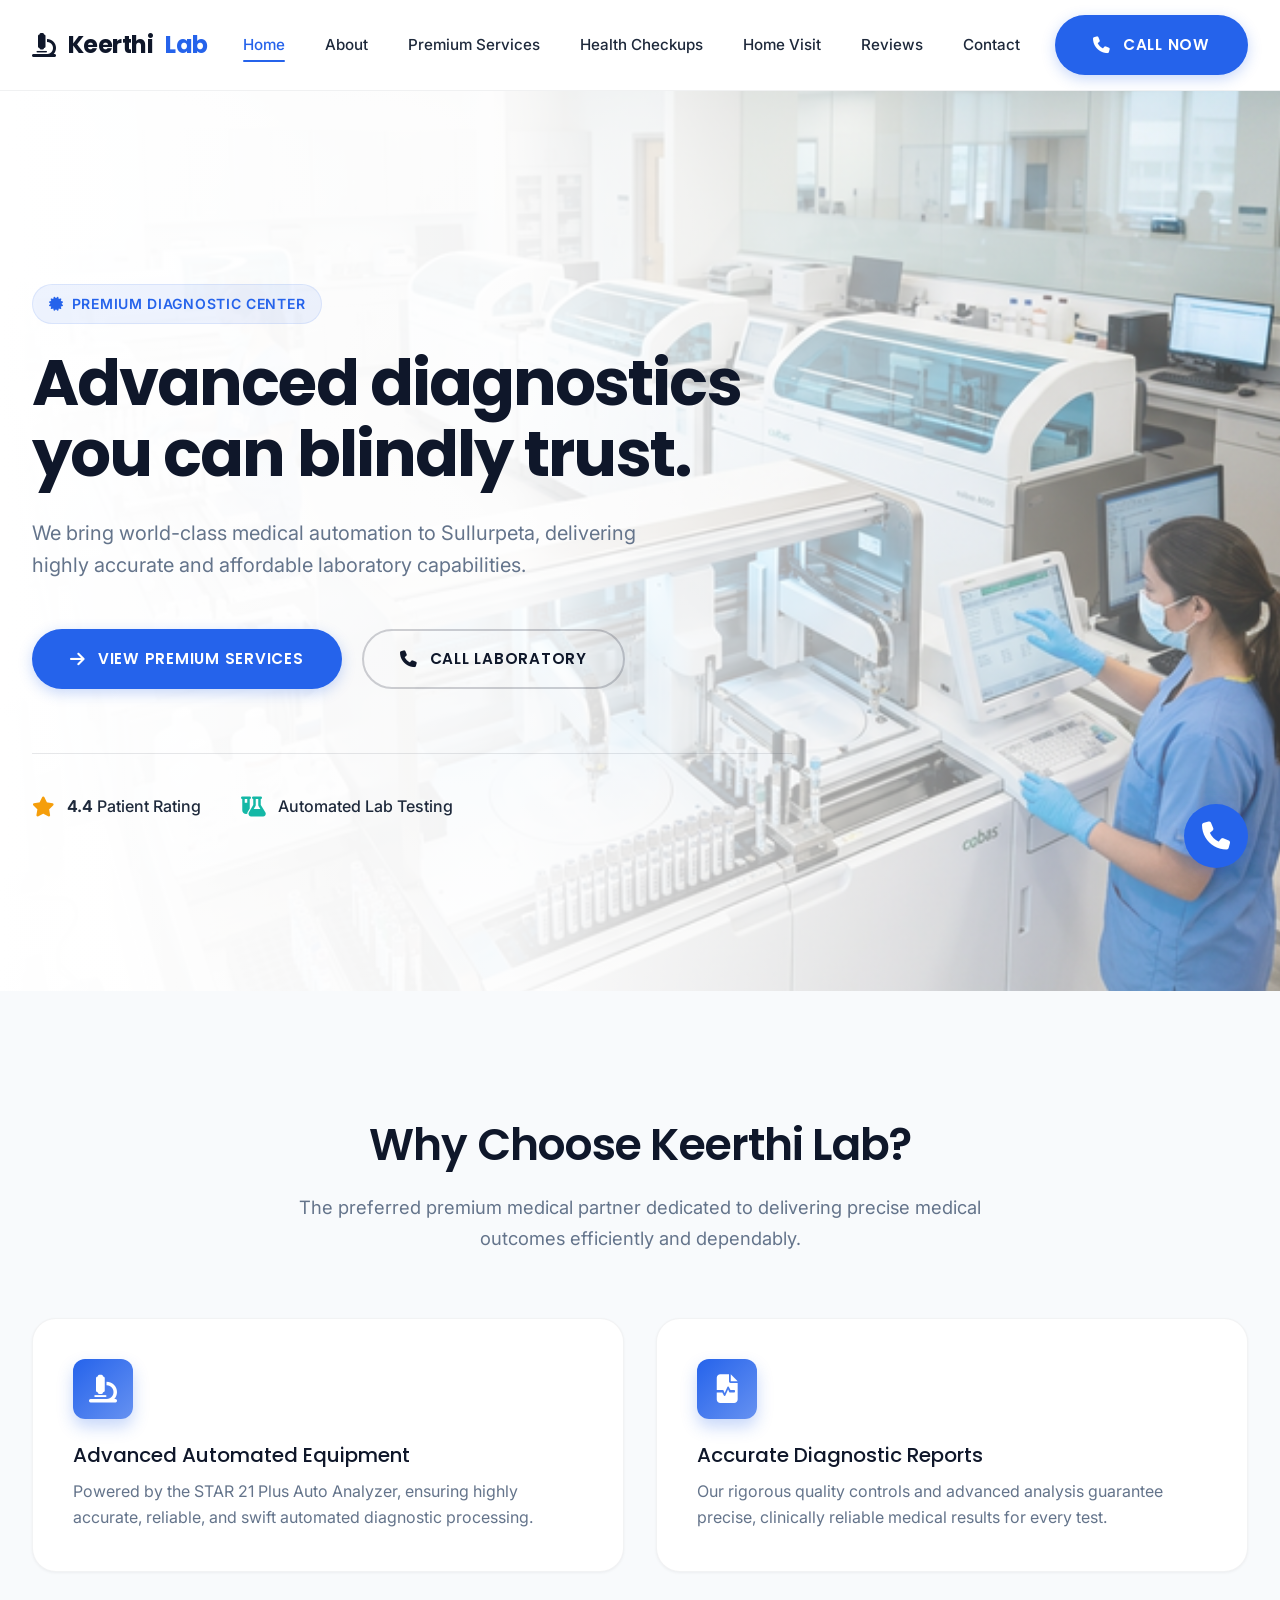
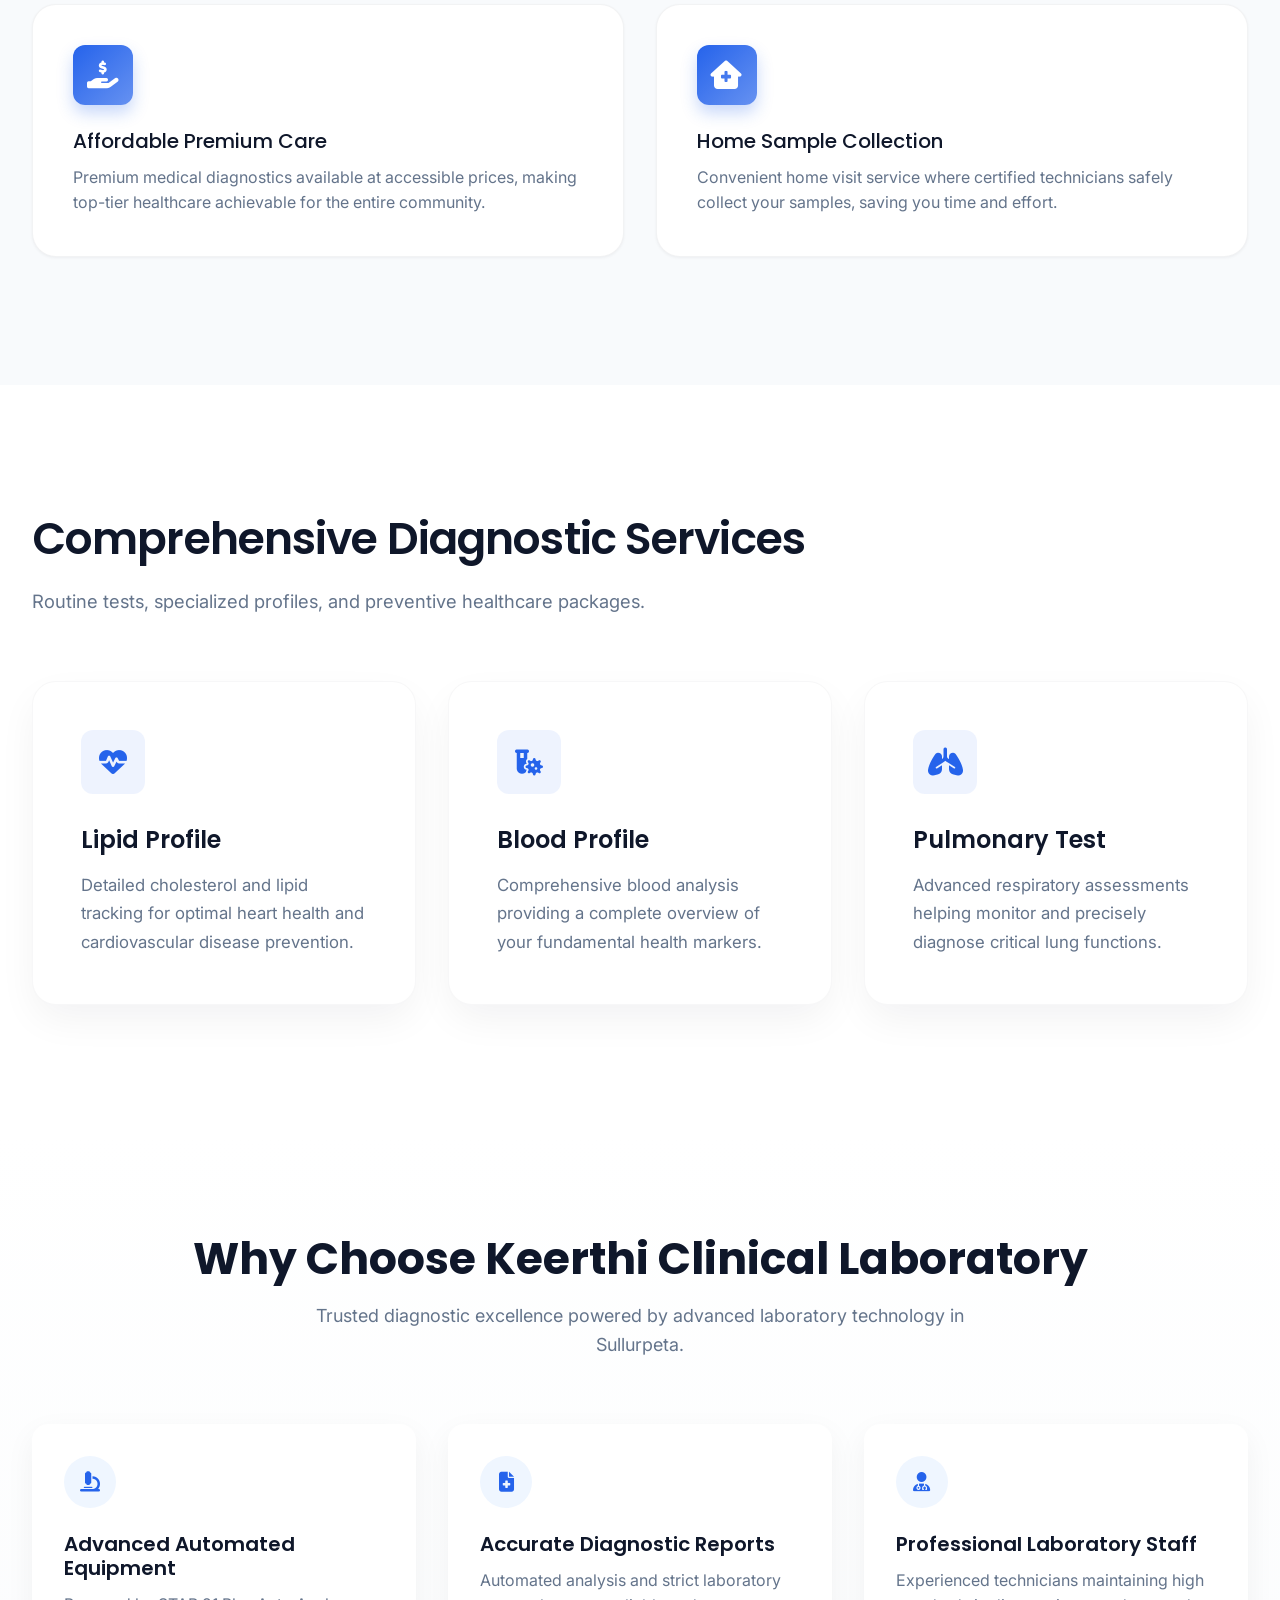
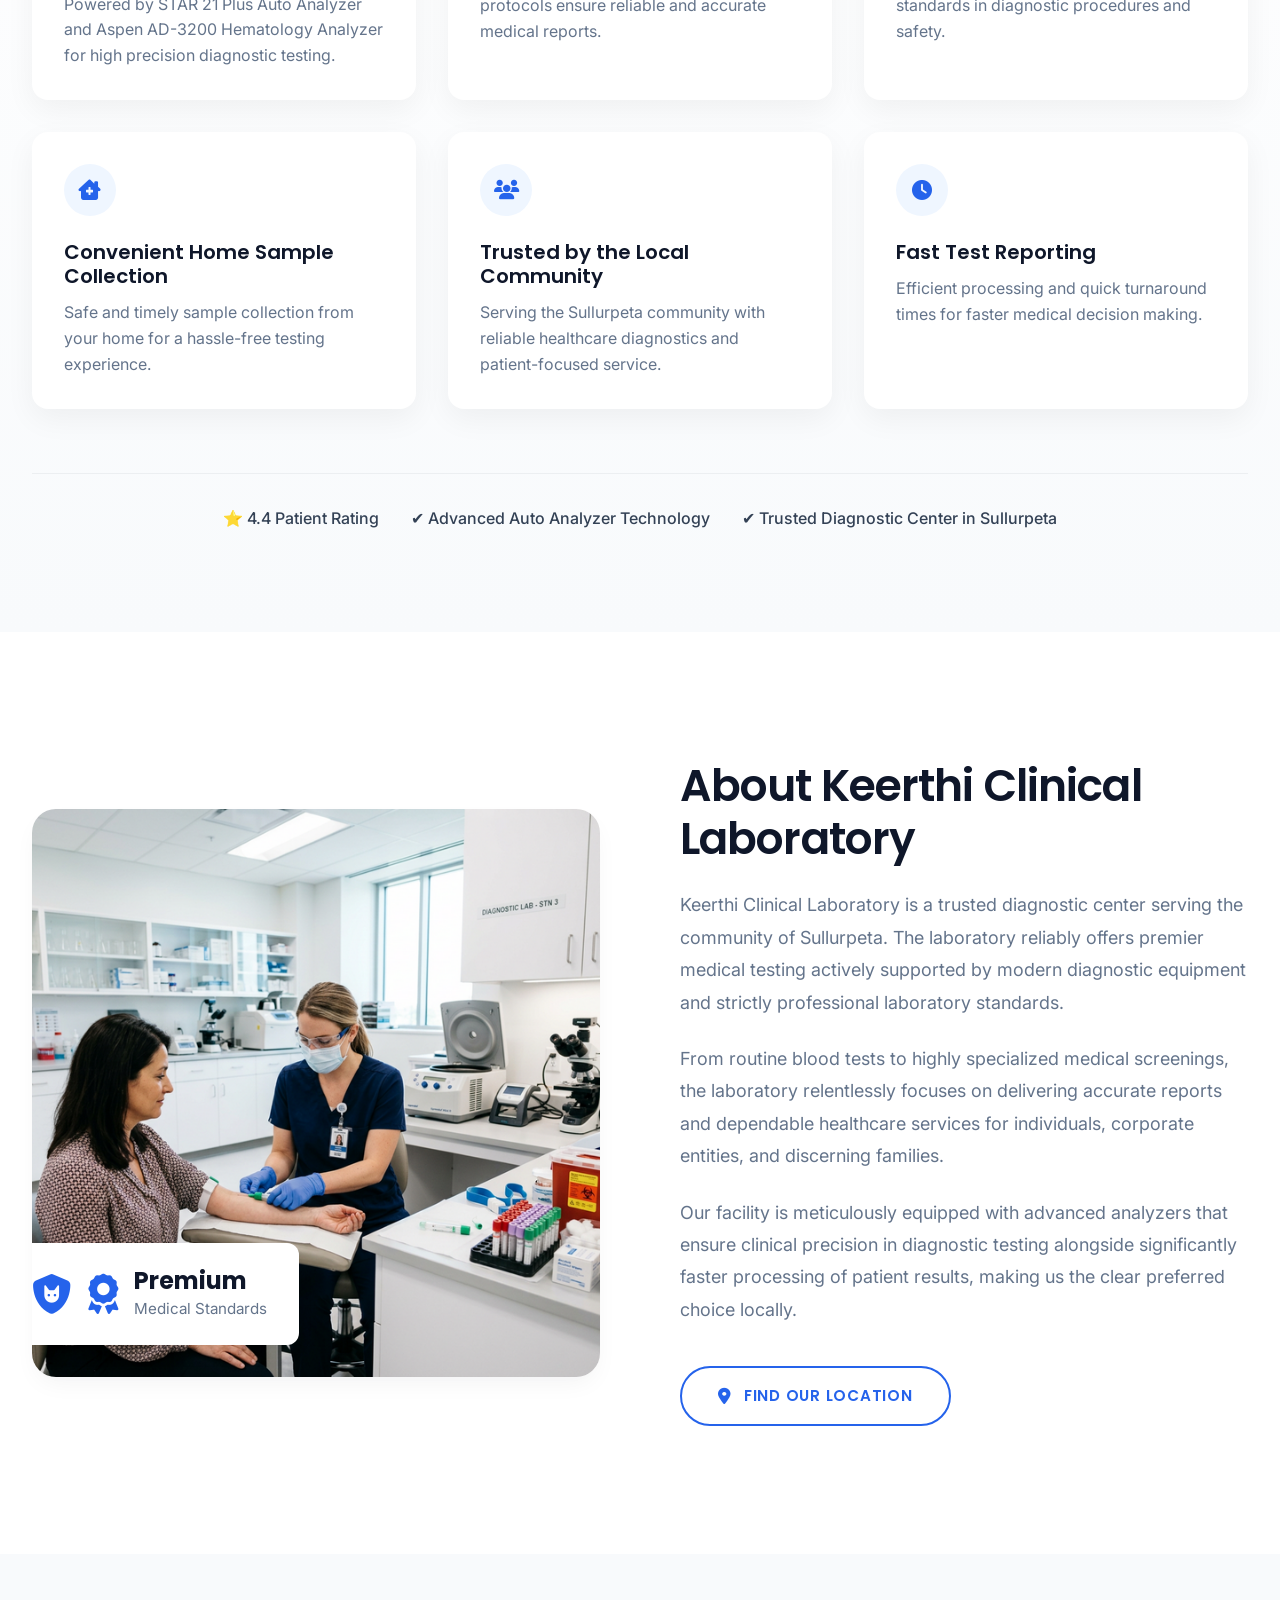
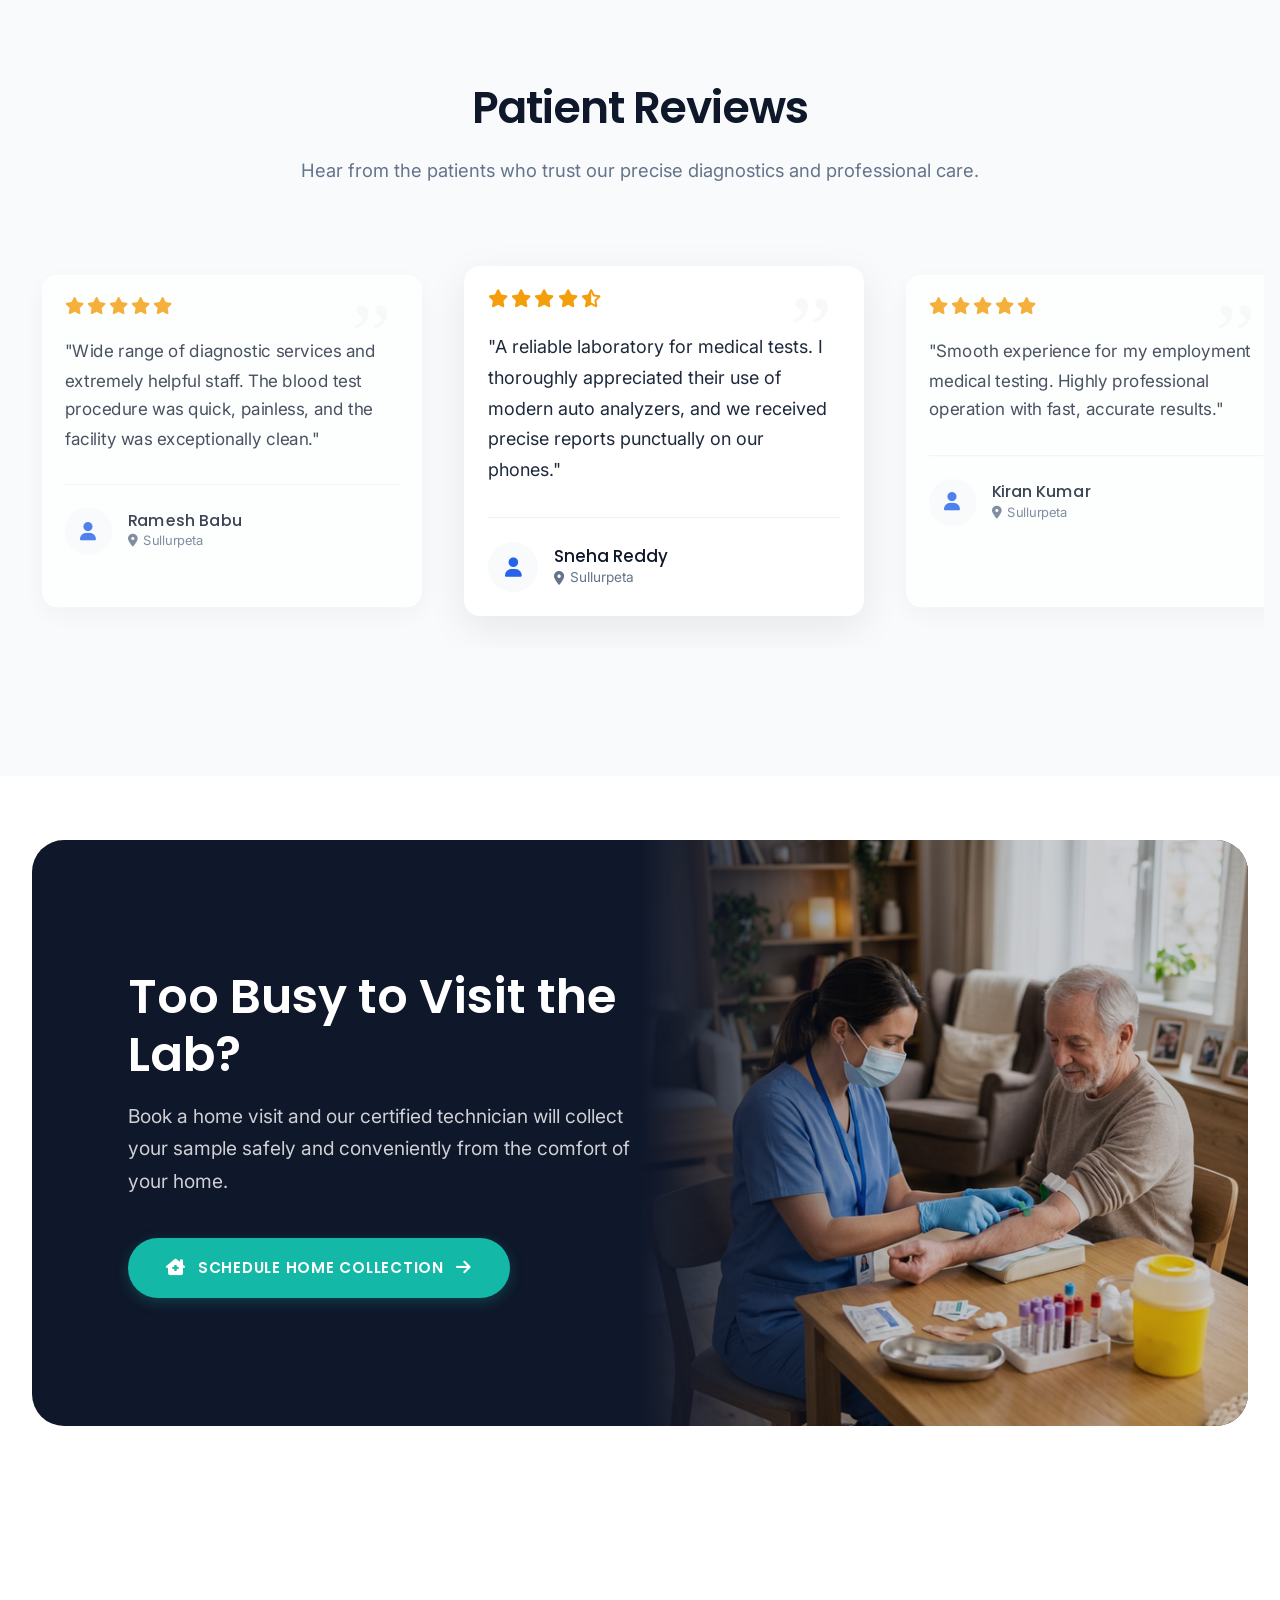
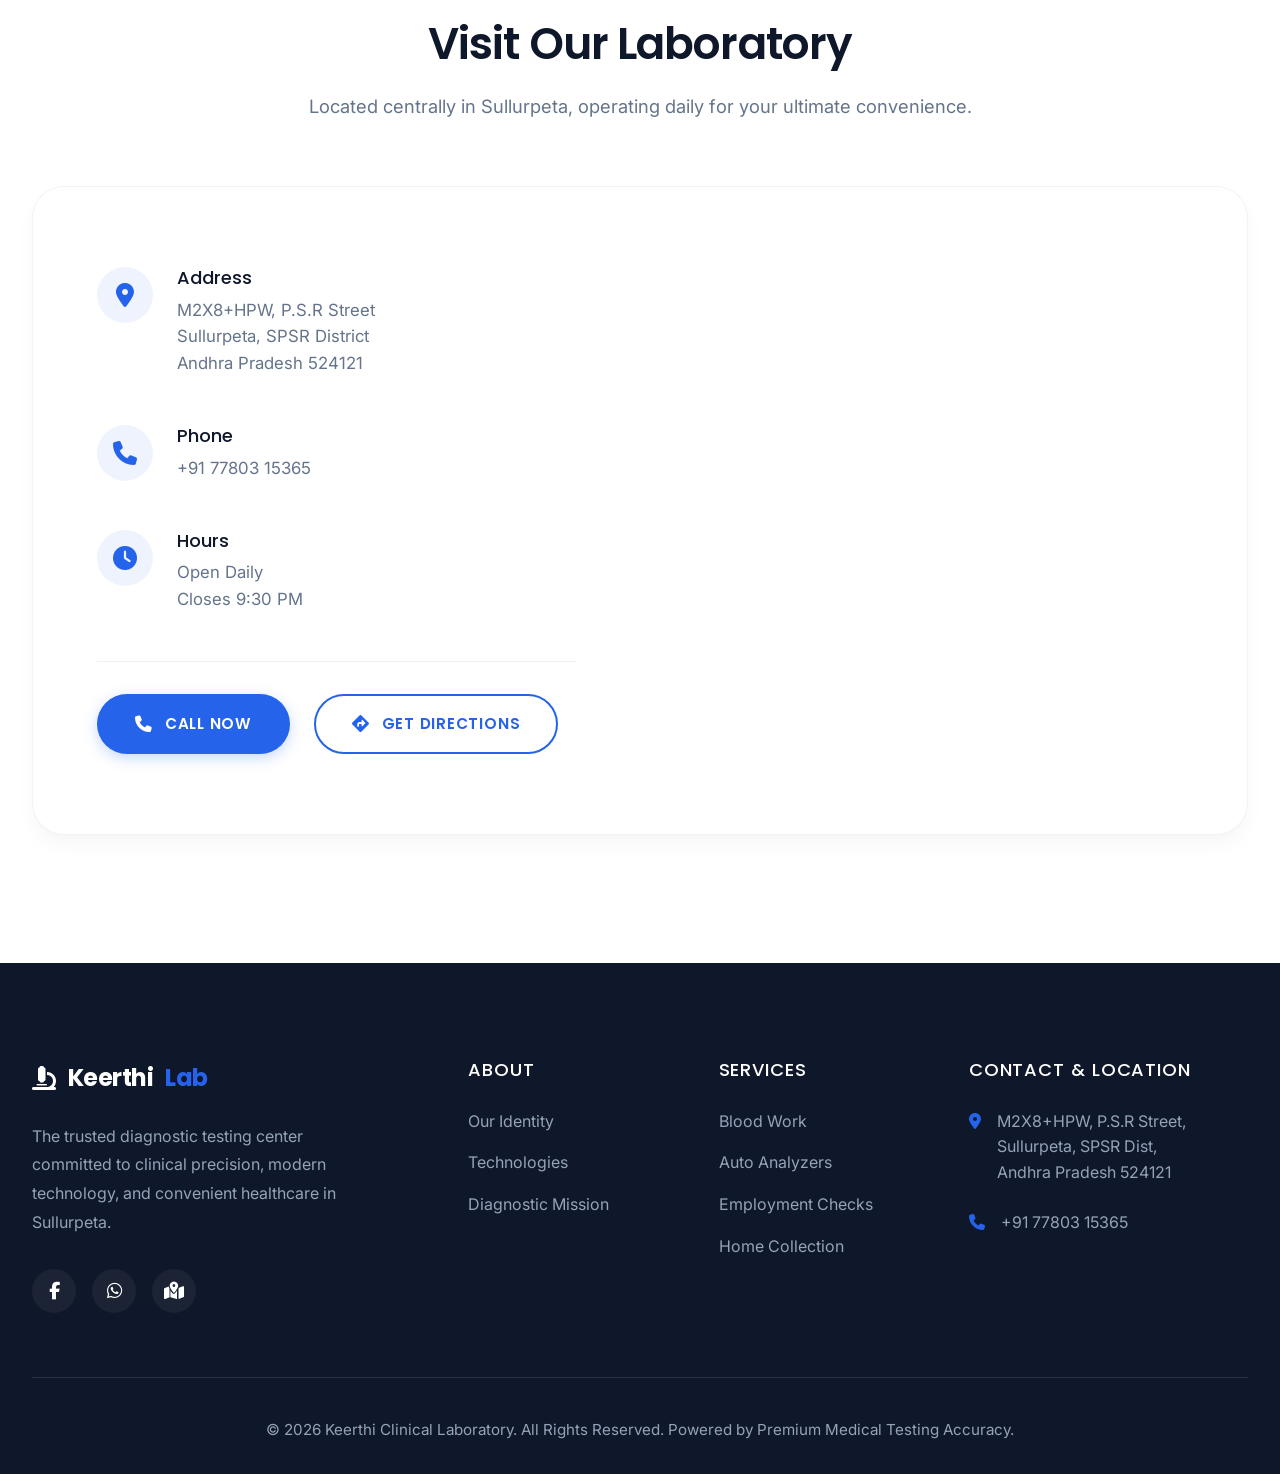
<file: index.html>
<!DOCTYPE html>
<html lang="en">

<head>
    <meta charset="UTF-8">
    <meta name="viewport" content="width=device-width, initial-scale=1.0">
    <title>Keerthi Clinical Laboratory | Premium Diagnostic Testing in Sullurpeta</title>
    <meta name="description"
        content="The most trusted diagnostic testing center in Sullurpeta. Keerthi Clinical Laboratory provides high-precision automated diagnostic testing, pre-employment checkups, and home sample collection. Rated 4.4/5.">
    <meta name="robots" content="index, follow">

    <!-- Fonts -->
    <link rel="preconnect" href="https://fonts.googleapis.com">
    <link rel="preconnect" href="https://fonts.gstatic.com" crossorigin>

    <!-- Icons -->
    <link rel="stylesheet" href="https://cdnjs.cloudflare.com/ajax/libs/font-awesome/6.4.0/css/all.min.css">

    <!-- Custom Styles -->
    <link rel="stylesheet" href="assets/css/style.css">
</head>

<body>

    <!-- Header -->
    <header>
        <div class="container navbar">
            <a href="#" class="logo">
                <i class="fa-solid fa-microscope" aria-hidden="true"></i>
                Keerthi<span>Lab</span>
            </a>

            <nav class="nav-menu desktop-menu">
                <ul class="nav-links">
                    <li><a href="index.html" class="active">Home</a></li>
                    <li><a href="about.html">About</a></li>
                    <li><a href="premium-services.html">Premium Services</a></li>
                    <li><a href="health-checkups.html">Health Checkups</a></li>
                    <li><a href="home-visit.html">Home Visit</a></li>
                    <li><a href="reviews.html">Reviews</a></li>
                    <li><a href="contact.html">Contact</a></li>
                </ul>
            </nav>

            <div class="header-cta desktop-menu">
                <a href="tel:+917780315365" class="btn btn-primary">
                    <i class="fa-solid fa-phone" aria-hidden="true"></i> CALL NOW
                </a>
            </div>

            <button class="menu-toggle" id="menuToggle" aria-label="Toggle menu">
                <i class="fa-solid fa-bars" aria-hidden="true"></i>
            </button>
        </div>
    </header>

    <div class="mobile-menu" id="mobileMenu">
        <a href="index.html">Home</a>
        <a href="about.html">About</a>
        <a href="premium-services.html">Premium Services</a>
        <a href="health-checkups.html">Health Checkups</a>
        <a href="home-visit.html">Home Visit</a>
        <a href="reviews.html">Reviews</a>
        <a href="contact.html">Contact</a>
    </div>

    <!-- Hero Section -->
    <section class="hero" id="home">
        <div class="hero-bg"></div>
        <div class="hero-overlay"></div>
        <div class="container">
            <div class="hero-content">
                <div class="hero-badge reveal">
                    <i class="fa-solid fa-certificate"></i> Premium Diagnostic Center
                </div>
                <h1 class="reveal" style="transition-delay: 0.1s;">Advanced diagnostics you can blindly trust.</h1>
                <p class="reveal" style="transition-delay: 0.2s;">We bring world-class medical automation to Sullurpeta,
                    delivering highly accurate and affordable laboratory capabilities.</p>

                <div class="hero-btns reveal" style="transition-delay: 0.3s;">
                    <a href="#services" class="btn btn-primary">
                        <i class="fa-solid fa-arrow-right" aria-hidden="true"></i> View Premium Services
                    </a>
                    <a href="tel:+917780315365" class="btn btn-secondary">
                        <i class="fa-solid fa-phone" aria-hidden="true"></i> Call Laboratory
                    </a>
                </div>

                <div class="hero-trust reveal" style="transition-delay: 0.4s;">
                    <div class="trust-item">
                        <i class="fa-solid fa-star" aria-hidden="true"></i> <span><strong>4.4</strong> Patient
                            Rating</span>
                    </div>
                    <div class="trust-item">
                        <i class="fa-solid fa-flask-vial" aria-hidden="true"></i> <span>Automated Lab Testing</span>
                    </div>
                </div>
            </div>
        </div>
    </section>

    <!-- Feature Highlights Section (Capabilities) -->
    <section class="section-padding bg-light" id="features">
        <div class="container">
            <div class="section-title text-center reveal">
                <h2>Why Choose Keerthi Lab?</h2>
                <p>The preferred premium medical partner dedicated to delivering precise medical outcomes efficiently
                    and dependably.</p>
            </div>

            <div class="why-premium-grid">

                <div class="why-premium-card reveal">
                    <div class="why-p-icon">
                        <i class="fa-solid fa-microscope" aria-hidden="true"></i>
                    </div>
                    <h4>Advanced Automated Equipment</h4>
                    <p>Powered by the STAR 21 Plus Auto Analyzer, ensuring highly accurate, reliable, and swift
                        automated diagnostic processing.</p>
                </div>

                <div class="why-premium-card reveal" style="transition-delay: 0.1s;">
                    <div class="why-p-icon">
                        <i class="fa-solid fa-file-waveform" aria-hidden="true"></i>
                    </div>
                    <h4>Accurate Diagnostic Reports</h4>
                    <p>Our rigorous quality controls and advanced analysis guarantee precise, clinically reliable
                        medical results for every test.</p>
                </div>

                <div class="why-premium-card reveal" style="transition-delay: 0.2s;">
                    <div class="why-p-icon">
                        <i class="fa-solid fa-hand-holding-dollar" aria-hidden="true"></i>
                    </div>
                    <h4>Affordable Premium Care</h4>
                    <p>Premium medical diagnostics available at accessible prices, making top-tier healthcare achievable
                        for the entire community.</p>
                </div>

                <div class="why-premium-card reveal" style="transition-delay: 0.3s;">
                    <div class="why-p-icon">
                        <i class="fa-solid fa-house-medical" aria-hidden="true"></i>
                    </div>
                    <h4>Home Sample Collection</h4>
                    <p>Convenient home visit service where certified technicians safely collect your samples, saving you
                        time and effort.</p>
                </div>
            </div>
        </div>
    </section>

    <!-- Comprehensive Services Grid -->
    <section class="section-padding" id="services">
        <div class="container">
            <div class="section-title">
                <h2>Comprehensive Diagnostic Services</h2>
                <p>Routine tests, specialized profiles, and preventive healthcare packages.</p>
            </div>

            <div class="features-grid" style="grid-template-columns: repeat(auto-fit, minmax(280px, 1fr));">

                <div class="feature-card reveal">
                    <div class="feature-icon-wrapper">
                        <i class="fa-solid fa-heart-pulse" aria-hidden="true"></i>
                    </div>
                    <h3>Lipid Profile</h3>
                    <p>Detailed cholesterol and lipid tracking for optimal heart health and cardiovascular disease
                        prevention.</p>
                </div>

                <div class="feature-card reveal" style="transition-delay: 0.1s;">
                    <div class="feature-icon-wrapper">
                        <i class="fa-solid fa-vial-virus" aria-hidden="true"></i>
                    </div>
                    <h3>Blood Profile</h3>
                    <p>Comprehensive blood analysis providing a complete overview of your fundamental health markers.
                    </p>
                </div>

                <div class="feature-card reveal" style="transition-delay: 0.2s;">
                    <div class="feature-icon-wrapper">
                        <i class="fa-solid fa-lungs" aria-hidden="true"></i>
                    </div>
                    <h3>Pulmonary Test</h3>
                    <p>Advanced respiratory assessments helping monitor and precisely diagnose critical lung functions.
                    </p>
                </div>
            </div>
        </div>
    </section>

    <!-- Why Choose Us Section -->
    <section class="premium-features-section" id="why-choose-us">
        <div class="container text-center">

            <div class="premium-features-header reveal">
                <h2>Why Choose Keerthi Clinical Laboratory</h2>
                <p>Trusted diagnostic excellence powered by advanced laboratory technology in Sullurpeta.</p>
            </div>

            <div class="premium-feature-grid">

                <div class="premium-feature-card reveal" style="transition-delay: 0.1s;">
                    <div class="pf-icon"><i class="fa-solid fa-microscope" aria-hidden="true"></i></div>
                    <h4>Advanced Automated Equipment</h4>
                    <p>Powered by STAR 21 Plus Auto Analyzer and Aspen AD-3200 Hematology Analyzer for high precision
                        diagnostic testing.</p>
                </div>

                <div class="premium-feature-card reveal" style="transition-delay: 0.2s;">
                    <div class="pf-icon"><i class="fa-solid fa-file-medical" aria-hidden="true"></i></div>
                    <h4>Accurate Diagnostic Reports</h4>
                    <p>Automated analysis and strict laboratory protocols ensure reliable and accurate medical reports.
                    </p>
                </div>

                <div class="premium-feature-card reveal" style="transition-delay: 0.3s;">
                    <div class="pf-icon"><i class="fa-solid fa-user-doctor" aria-hidden="true"></i></div>
                    <h4>Professional Laboratory Staff</h4>
                    <p>Experienced technicians maintaining high standards in diagnostic procedures and safety.</p>
                </div>

                <div class="premium-feature-card reveal" style="transition-delay: 0.4s;">
                    <div class="pf-icon"><i class="fa-solid fa-house-chimney-medical" aria-hidden="true"></i></div>
                    <h4>Convenient Home Sample Collection</h4>
                    <p>Safe and timely sample collection from your home for a hassle-free testing experience.</p>
                </div>

                <div class="premium-feature-card reveal" style="transition-delay: 0.5s;">
                    <div class="pf-icon"><i class="fa-solid fa-users" aria-hidden="true"></i></div>
                    <h4>Trusted by the Local Community</h4>
                    <p>Serving the Sullurpeta community with reliable healthcare diagnostics and patient-focused
                        service.</p>
                </div>

                <div class="premium-feature-card reveal" style="transition-delay: 0.6s;">
                    <div class="pf-icon"><i class="fa-solid fa-clock" aria-hidden="true"></i></div>
                    <h4>Fast Test Reporting</h4>
                    <p>Efficient processing and quick turnaround times for faster medical decision making.</p>
                </div>

            </div>

            <div class="trust-strip reveal" style="transition-delay: 0.8s;">
                <span>⭐ 4.4 Patient Rating</span>
                <span>✔ Advanced Auto Analyzer Technology</span>
                <span>✔ Trusted Diagnostic Center in Sullurpeta</span>
            </div>

        </div>
    </section>

    <!-- About Section -->
    <section class="section-padding" id="about">
        <div class="container about-grid">
            <div class="about-image-wrapper">
                <img src="assets/images/about-lab.png" alt="Keerthi Clinical Laboratory Diagnostic Equipment"
                    width="600" height="800" loading="lazy">
                <div class="experience-badge">
                    <i class="fa-solid fa-shield-cat"></i>
                    <!-- Just an elegant placeholder badge icon, using shield-halved mostly -->
                    <i class="fa-solid fa-shield-halved" style="display:none;"></i>
                    <i class="fa-solid fa-award"></i>
                    <div class="exp-text">
                        <strong>Premium</strong>
                        <span>Medical Standards</span>
                    </div>
                </div>
            </div>

            <div class="about-content">
                <h2>About Keerthi Clinical Laboratory</h2>
                <p>Keerthi Clinical Laboratory is a trusted diagnostic center serving the community of Sullurpeta. The
                    laboratory reliably offers premier medical testing actively supported by modern diagnostic equipment
                    and strictly professional laboratory standards.</p>
                <p>From routine blood tests to highly specialized medical screenings, the laboratory relentlessly
                    focuses on delivering accurate reports and dependable healthcare services for individuals, corporate
                    entities, and discerning families.</p>
                <p>Our facility is meticulously equipped with advanced analyzers that ensure clinical precision in
                    diagnostic testing alongside significantly faster processing of patient results, making us the clear
                    preferred choice locally.</p>

                <div style="margin-top: 2.5rem;">
                    <a href="#contact" class="btn btn-outline">
                        <i class="fa-solid fa-location-dot" aria-hidden="true"></i> Find Our Location
                    </a>
                </div>
            </div>
        </div>
    </section>

    <!-- Testimonials Section -->
    <section class="section-padding reviews-section bg-light" id="testimonials">
        <div class="container reveal">
            <div class="section-title text-center" style="margin-bottom: 3rem;">
                <h2>Patient Reviews</h2>
                <p>Hear from the patients who trust our precise diagnostics and professional care.</p>
            </div>

            <div class="review-slider-wrapper">

                <div class="review-slide">
                    <div class="review-stars">
                        <i class="fa-solid fa-star" aria-hidden="true"></i>
                        <i class="fa-solid fa-star" aria-hidden="true"></i>
                        <i class="fa-solid fa-star" aria-hidden="true"></i>
                        <i class="fa-solid fa-star" aria-hidden="true"></i>
                        <i class="fa-solid fa-star" aria-hidden="true"></i>
                    </div>
                    <p class="review-text">"Wide range of diagnostic services and extremely helpful staff. The blood
                        test procedure was quick, painless, and the facility was exceptionally clean."</p>
                    <div class="review-author">
                        <div class="author-avatar"><i class="fa-solid fa-user" aria-hidden="true"></i></div>
                        <div class="author-info">
                            <h4>Ramesh Babu</h4>
                            <span><i class="fa-solid fa-location-dot" aria-hidden="true"></i> Sullurpeta</span>
                        </div>
                    </div>
                </div>

                <div class="review-slide">
                    <div class="review-stars">
                        <i class="fa-solid fa-star" aria-hidden="true"></i>
                        <i class="fa-solid fa-star" aria-hidden="true"></i>
                        <i class="fa-solid fa-star" aria-hidden="true"></i>
                        <i class="fa-solid fa-star" aria-hidden="true"></i>
                        <i class="fa-solid fa-star-half-stroke" aria-hidden="true"></i>
                    </div>
                    <p class="review-text">"A reliable laboratory for medical tests. I thoroughly appreciated their use
                        of modern auto analyzers, and we received precise reports punctually on our phones."</p>
                    <div class="review-author">
                        <div class="author-avatar"><i class="fa-solid fa-user" aria-hidden="true"></i></div>
                        <div class="author-info">
                            <h4>Sneha Reddy</h4>
                            <span><i class="fa-solid fa-location-dot" aria-hidden="true"></i> Sullurpeta</span>
                        </div>
                    </div>
                </div>

                <div class="review-slide">
                    <div class="review-stars">
                        <i class="fa-solid fa-star" aria-hidden="true"></i>
                        <i class="fa-solid fa-star" aria-hidden="true"></i>
                        <i class="fa-solid fa-star" aria-hidden="true"></i>
                        <i class="fa-solid fa-star" aria-hidden="true"></i>
                        <i class="fa-solid fa-star" aria-hidden="true"></i>
                    </div>
                    <p class="review-text">"Smooth experience for my employment medical testing. Highly professional
                        operation with fast, accurate results."</p>
                    <div class="review-author">
                        <div class="author-avatar"><i class="fa-solid fa-user" aria-hidden="true"></i></div>
                        <div class="author-info">
                            <h4>Kiran Kumar</h4>
                            <span><i class="fa-solid fa-location-dot" aria-hidden="true"></i> Sullurpeta</span>
                        </div>
                    </div>
                </div>

            </div>
        </div>
    </section>

    <!-- Home Sample Collection Banner -->
    <section class="home-collection" id="home-collection">
        <div class="hc-bg"></div>
        <div class="container">
            <div class="hc-content">
                <h2>Too Busy to Visit the Lab?</h2>
                <p>Book a home visit and our certified technician will collect your sample safely and conveniently from
                    the comfort of your home.</p>
                <a href="home-visit.html" class="btn btn-accent">
                    <i class="fa-solid fa-house-chimney-medical" aria-hidden="true"></i> Schedule Home Collection <i class="fa-solid fa-arrow-right" aria-hidden="true"></i>
                </a>
            </div>
        </div>
    </section>

    <!-- Contact Section -->
    <section class="section-padding" id="contact">
        <div class="container">
            <div class="section-title text-center">
                <h2>Visit Our Laboratory</h2>
                <p>Located centrally in Sullurpeta, operating daily for your ultimate convenience.</p>
            </div>

            <div class="contact-wrapper">
                <div class="contact-details">
                    <div class="contact-item">
                        <div class="contact-icon"><i class="fa-solid fa-location-dot" aria-hidden="true"></i></div>
                        <div class="contact-text">
                            <h4>Address</h4>
                            <p>M2X8+HPW, P.S.R Street<br>
                                Sullurpeta, SPSR District<br>
                                Andhra Pradesh 524121</p>
                        </div>
                    </div>

                    <div class="contact-item">
                        <div class="contact-icon"><i class="fa-solid fa-phone" aria-hidden="true"></i></div>
                        <div class="contact-text">
                            <h4>Phone</h4>
                            <p><a href="tel:+917780315365">+91 77803 15365</a></p>
                        </div>
                    </div>

                    <div class="contact-item">
                        <div class="contact-icon"><i class="fa-solid fa-clock" aria-hidden="true"></i></div>
                        <div class="contact-text">
                            <h4>Hours</h4>
                            <p>Open Daily<br>Closes 9:30 PM</p>
                        </div>
                    </div>

                    <div class="contact-actions">
                        <a href="tel:+917780315365" class="btn btn-primary">
                            <i class="fa-solid fa-phone" aria-hidden="true"></i> Call Now
                        </a>
                        <a href="https://maps.google.com/?q=Keerthi+Clinical+Laboratory+Sullurpeta" target="_blank"
                            rel="noopener noreferrer" class="btn btn-outline">
                            <i class="fa-solid fa-directions" aria-hidden="true"></i> Get Directions
                        </a>
                    </div>
                </div>

                <div class="map-container">
                    <iframe
                        src="https://www.google.com/maps/embed?pb=!1m18!1m12!1m3!1d15474.3415175653!2d80.0163351!3d13.6938221!2m3!1f0!2f0!3f0!3m2!1i1024!2i768!4f13.1!3m3!1m2!1s0x3a4dfcd219e2764b%3A0x8e83b4b0a4305f88!2sSullurpeta%2C%20Andhra%20Pradesh%20524121!5e0!3m2!1sen!2sin!4v1707000000000!5m2!1sen!2sin"
                        allowfullscreen="" loading="lazy" referrerpolicy="no-referrer-when-downgrade"
                        title="Google Map location for Keerthi Clinical Laboratory Sullurpeta">
                    </iframe>
                </div>
            </div>
        </div>
    </section>

    <!-- Footer -->
    <footer>
        <div class="container">
            <div class="footer-grid">
                <div class="footer-brand">
                    <a href="#" class="logo">
                        <i class="fa-solid fa-microscope" aria-hidden="true"></i> Keerthi<span>Lab</span>
                    </a>
                    <p>The trusted diagnostic testing center committed to clinical precision, modern technology, and
                        convenient healthcare in Sullurpeta.</p>
                    <div class="social-links">
                        <a href="#" aria-label="Facebook"><i class="fa-brands fa-facebook-f" aria-hidden="true"></i></a>
                        <a href="#" aria-label="WhatsApp"><i class="fa-brands fa-whatsapp" aria-hidden="true"></i></a>
                        <a href="#" aria-label="Maps"><i class="fa-solid fa-map-location-dot"
                                aria-hidden="true"></i></a>
                    </div>
                </div>

                <div>
                    <h4 class="footer-title">About</h4>
                    <ul class="footer-links">
                        <li><a href="#about">Our Identity</a></li>
                        <li><a href="#features">Technologies</a></li>
                        <li><a href="#">Diagnostic Mission</a></li>
                    </ul>
                </div>

                <div>
                    <h4 class="footer-title">Services</h4>
                    <ul class="footer-links">
                        <li><a href="#services">Blood Work</a></li>
                        <li><a href="#features">Auto Analyzers</a></li>
                        <li><a href="#features">Employment Checks</a></li>
                        <li><a href="#home-collection">Home Collection</a></li>
                    </ul>
                </div>

                <div>
                    <h4 class="footer-title">Contact & Location</h4>
                    <ul class="footer-contact">
                        <li>
                            <i class="fa-solid fa-location-dot" aria-hidden="true"></i>
                            <span>M2X8+HPW, P.S.R Street,<br>Sullurpeta, SPSR Dist,<br>Andhra Pradesh 524121</span>
                        </li>
                        <li>
                            <i class="fa-solid fa-phone" aria-hidden="true"></i>
                            <a href="tel:+917780315365" style="color: inherit; text-decoration: none;">+91 77803
                                15365</a>
                        </li>
                    </ul>
                </div>
            </div>

            <div class="footer-bottom">
                <p>&copy; 2026 Keerthi Clinical Laboratory. All Rights Reserved. Powered by Premium Medical Testing
                    Accuracy.</p>
            </div>
        </div>
    </footer>

    <!-- Floating Mobile Call Button -->
    <a href="tel:+917780315365" class="fab" aria-label="Call Laboratory Now">
        <i class="fa-solid fa-phone" aria-hidden="true"></i>
    </a>

    <!-- Scripts -->
    <script src="assets/js/script.js"></script>
    <script>
        document.addEventListener("DOMContentLoaded", () => {
            const menuToggle = document.getElementById("menuToggle");
            const mobileMenu = document.getElementById("mobileMenu");

            if (menuToggle && mobileMenu) {
                menuToggle.addEventListener("click", () => {
                    mobileMenu.classList.toggle("active");
                });
            }
        });
    </script>
</body>

</html>
</file>
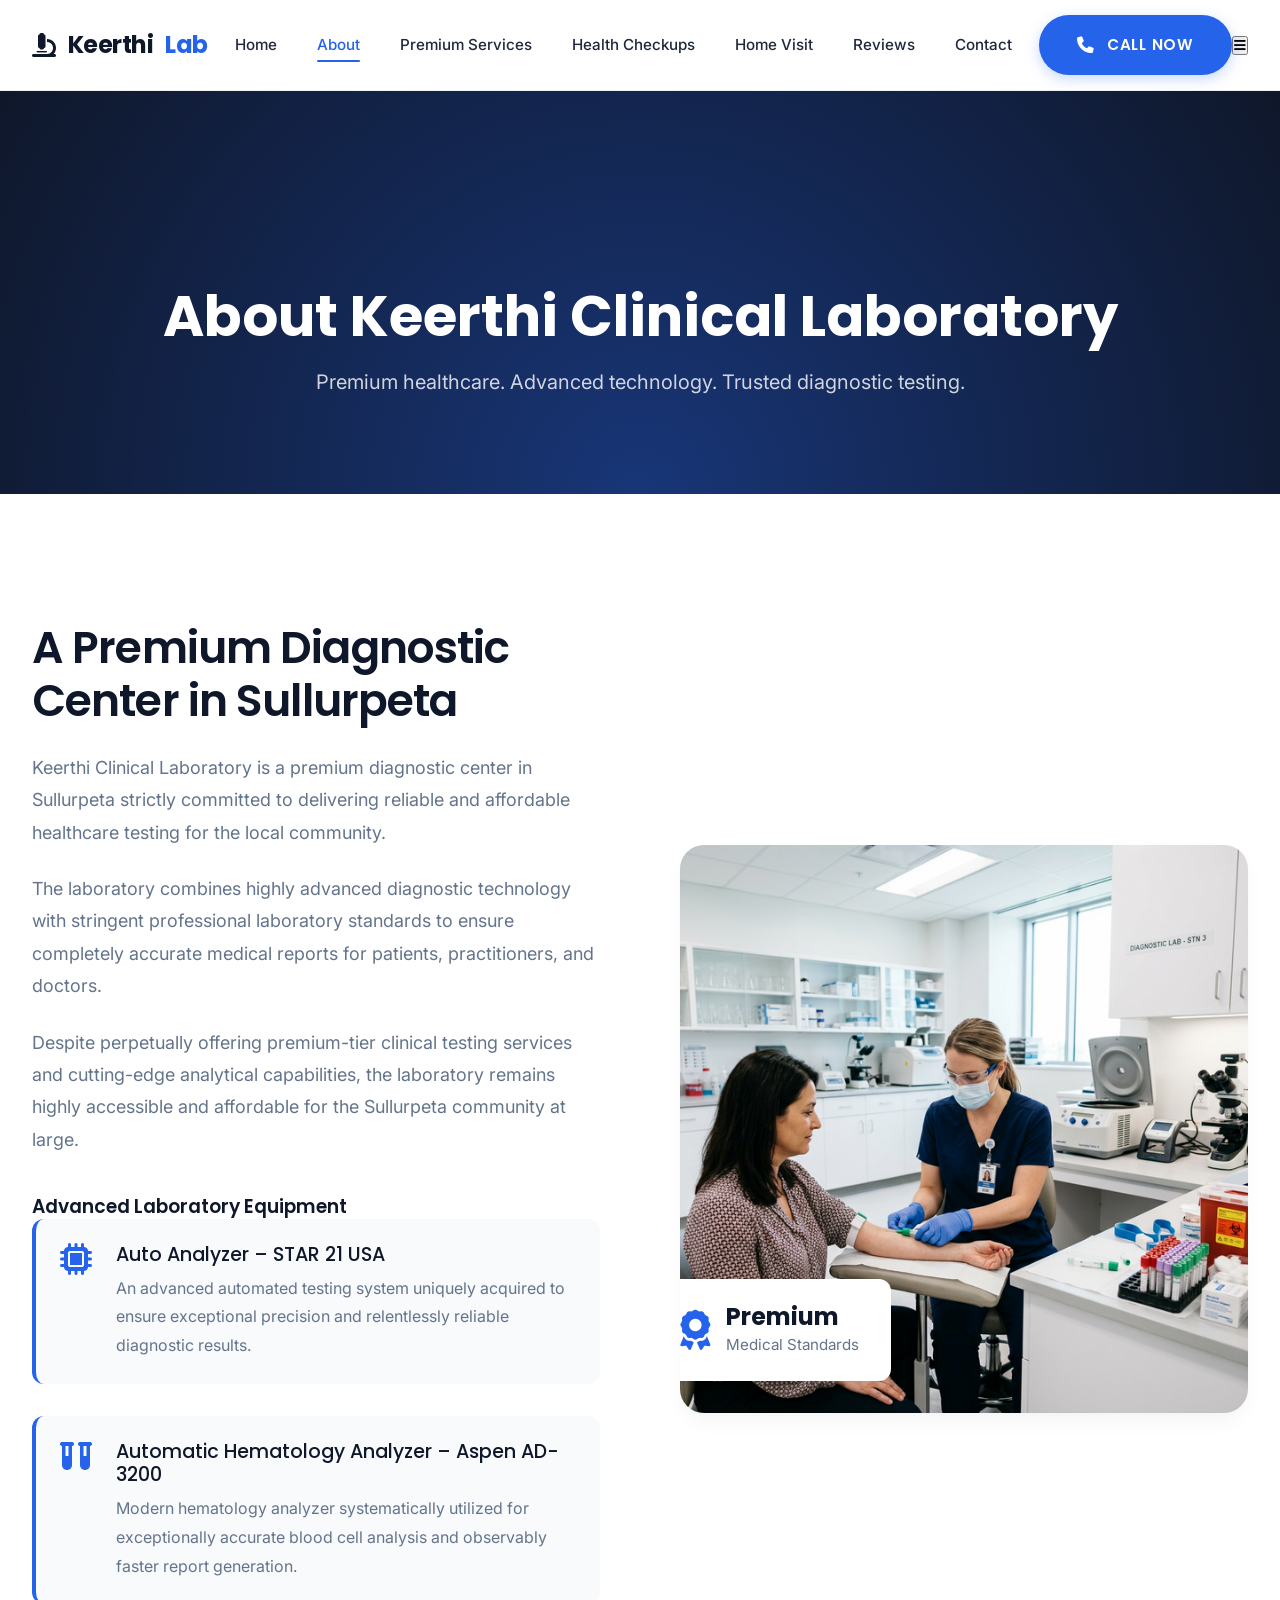
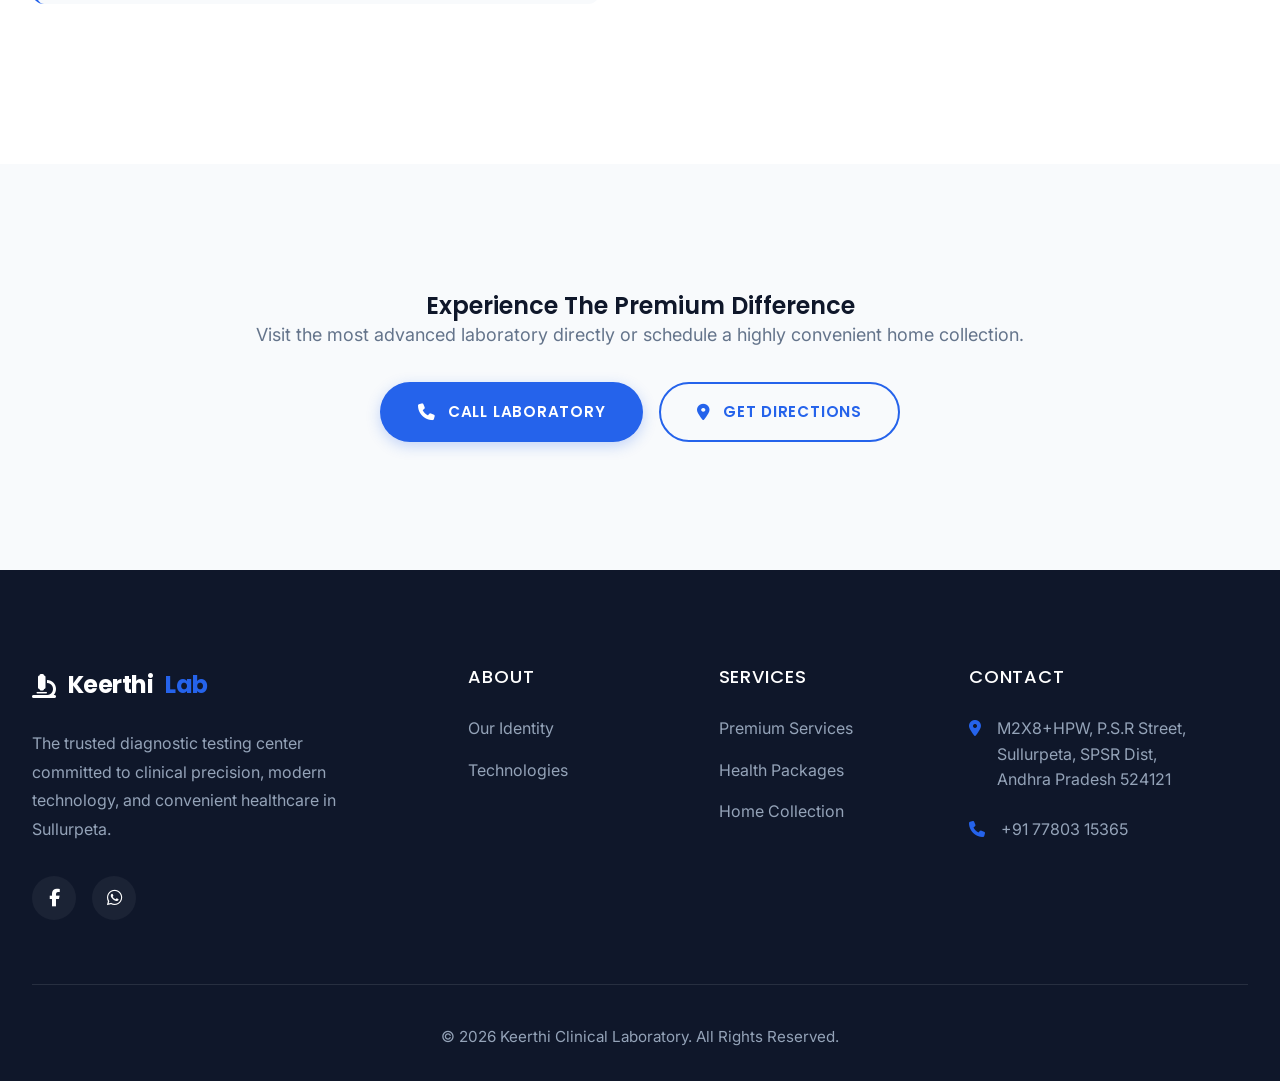
<file: about.html>
<!DOCTYPE html>
<html lang="en">
<head>
    <meta charset="UTF-8">
    <meta name="viewport" content="width=device-width, initial-scale=1.0">
    <title>About Us | Keerthi Clinical Laboratory</title>
    <meta name="description" content="Learn about Keerthi Clinical Laboratory. We combine advanced diagnostic technology with professional laboratory standards for reliable medical testing in Sullurpeta.">
    
    <link rel="preconnect" href="https://fonts.googleapis.com">
    <link rel="preconnect" href="https://fonts.gstatic.com" crossorigin>
    <link rel="stylesheet" href="https://cdnjs.cloudflare.com/ajax/libs/font-awesome/6.4.0/css/all.min.css">
    <link rel="stylesheet" href="assets/css/style.css">
</head>
<body>

    <!-- Header -->
    <header>
        <div class="container navbar">
            <a href="index.html" class="logo">
                <i class="fa-solid fa-microscope" aria-hidden="true"></i>
                Keerthi<span>Lab</span>
            </a>
            
            <nav class="nav-menu">
                <ul class="nav-links">
                    <li><a href="index.html">Home</a></li>
                    <li><a href="about.html" class="active">About</a></li>
                    <li><a href="premium-services.html">Premium Services</a></li>
                    <li><a href="health-checkups.html">Health Checkups</a></li>
                    <li><a href="home-visit.html">Home Visit</a></li>
                    <li><a href="reviews.html">Reviews</a></li>
                    <li><a href="contact.html">Contact</a></li>
                </ul>
            </nav>
            
            <div class="header-cta">
                <a href="tel:+917780315365" class="btn btn-primary">
                    <i class="fa-solid fa-phone" aria-hidden="true"></i> CALL NOW
                </a>
            </div>
            
            <button class="mobile-toggle" aria-label="Toggle menu">
                <i class="fa-solid fa-bars" aria-hidden="true"></i>
            </button>
        </div>
    </header>

    <!-- Page Header -->
    <section class="page-header">
        <div class="container">
            <h1>About Keerthi Clinical Laboratory</h1>
            <p>Premium healthcare. Advanced technology. Trusted diagnostic testing.</p>
        </div>
    </section>

    <!-- Content Section -->
    <section class="section-padding">
        <div class="container about-grid">
            <div class="about-content">
                <h2>A Premium Diagnostic Center in Sullurpeta</h2>
                <p>Keerthi Clinical Laboratory is a premium diagnostic center in Sullurpeta strictly committed to delivering reliable and affordable healthcare testing for the local community.</p>
                <p>The laboratory combines highly advanced diagnostic technology with stringent professional laboratory standards to ensure completely accurate medical reports for patients, practitioners, and doctors.</p>
                <p>Despite perpetually offering premium-tier clinical testing services and cutting-edge analytical capabilities, the laboratory remains highly accessible and affordable for the Sullurpeta community at large.</p>
                
                <div class="equipment-list">
                    <h3>Advanced Laboratory Equipment</h3>
                    
                    <div class="eq-item">
                        <i class="fa-solid fa-microchip"></i>
                        <div>
                            <h4>Auto Analyzer – STAR 21 USA</h4>
                            <p>An advanced automated testing system uniquely acquired to ensure exceptional precision and relentlessly reliable diagnostic results.</p>
                        </div>
                    </div>
                    
                    <div class="eq-item">
                        <i class="fa-solid fa-vials"></i>
                        <div>
                            <h4>Automatic Hematology Analyzer – Aspen AD-3200</h4>
                            <p>Modern hematology analyzer systematically utilized for exceptionally accurate blood cell analysis and observably faster report generation.</p>
                        </div>
                    </div>
                </div>
            </div>
            
            <div class="about-image-wrapper">
                <img src="assets/images/about-lab.png" alt="Keerthi Clinical Laboratory Environment" width="600" height="800" loading="lazy">
                <div class="experience-badge">
                    <i class="fa-solid fa-award"></i>
                    <div class="exp-text">
                        <strong>Premium</strong>
                        <span>Medical Standards</span>
                    </div>
                </div>
            </div>
        </div>
    </section>

    <!-- Call to Action Footer -->
    <section class="section-padding bg-light text-center">
        <div class="container">
            <h2>Experience The Premium Difference</h2>
            <p style="margin-bottom: 2rem; color: var(--text-muted); font-size: 1.125rem;">Visit the most advanced laboratory directly or schedule a highly convenient home collection.</p>
            <div style="display: flex; gap: 1rem; justify-content: center; flex-wrap: wrap;">
                <a href="tel:+917780315365" class="btn btn-primary"><i class="fa-solid fa-phone"></i> Call Laboratory</a>
                <a href="contact.html" class="btn btn-outline"><i class="fa-solid fa-location-dot"></i> Get Directions</a>
            </div>
        </div>
    </section>

    <!-- Footer -->
    <footer>
        <div class="container">
            <div class="footer-grid">
                <div class="footer-brand">
                    <a href="index.html" class="logo">
                        <i class="fa-solid fa-microscope" aria-hidden="true"></i> Keerthi<span>Lab</span>
                    </a>
                    <p>The trusted diagnostic testing center committed to clinical precision, modern technology, and convenient healthcare in Sullurpeta.</p>
                    <div class="social-links">
                        <a href="#" aria-label="Facebook"><i class="fa-brands fa-facebook-f" aria-hidden="true"></i></a>
                        <a href="https://wa.me/917780315365" aria-label="WhatsApp"><i class="fa-brands fa-whatsapp" aria-hidden="true"></i></a>
                    </div>
                </div>
                
                <div>
                    <h4 class="footer-title">About</h4>
                    <ul class="footer-links">
                        <li><a href="about.html">Our Identity</a></li>
                        <li><a href="about.html">Technologies</a></li>
                    </ul>
                </div>

                <div>
                    <h4 class="footer-title">Services</h4>
                    <ul class="footer-links">
                        <li><a href="premium-services.html">Premium Services</a></li>
                        <li><a href="health-checkups.html">Health Packages</a></li>
                        <li><a href="home-visit.html">Home Collection</a></li>
                    </ul>
                </div>
                
                <div>
                    <h4 class="footer-title">Contact</h4>
                    <ul class="footer-contact">
                        <li>
                            <i class="fa-solid fa-location-dot" aria-hidden="true"></i>
                            <span>M2X8+HPW, P.S.R Street,<br>Sullurpeta, SPSR Dist,<br>Andhra Pradesh 524121</span>
                        </li>
                        <li>
                            <i class="fa-solid fa-phone" aria-hidden="true"></i>
                            <a href="tel:+917780315365" style="color: inherit; text-decoration: none;">+91 77803 15365</a>
                        </li>
                    </ul>
                </div>
            </div>
            <div class="footer-bottom">
                <p>&copy; 2026 Keerthi Clinical Laboratory. All Rights Reserved.</p>
            </div>
        </div>
    </footer>

    <!-- Scripts -->
    <script src="assets/js/script.js"></script>
</body>
</html>
</file>
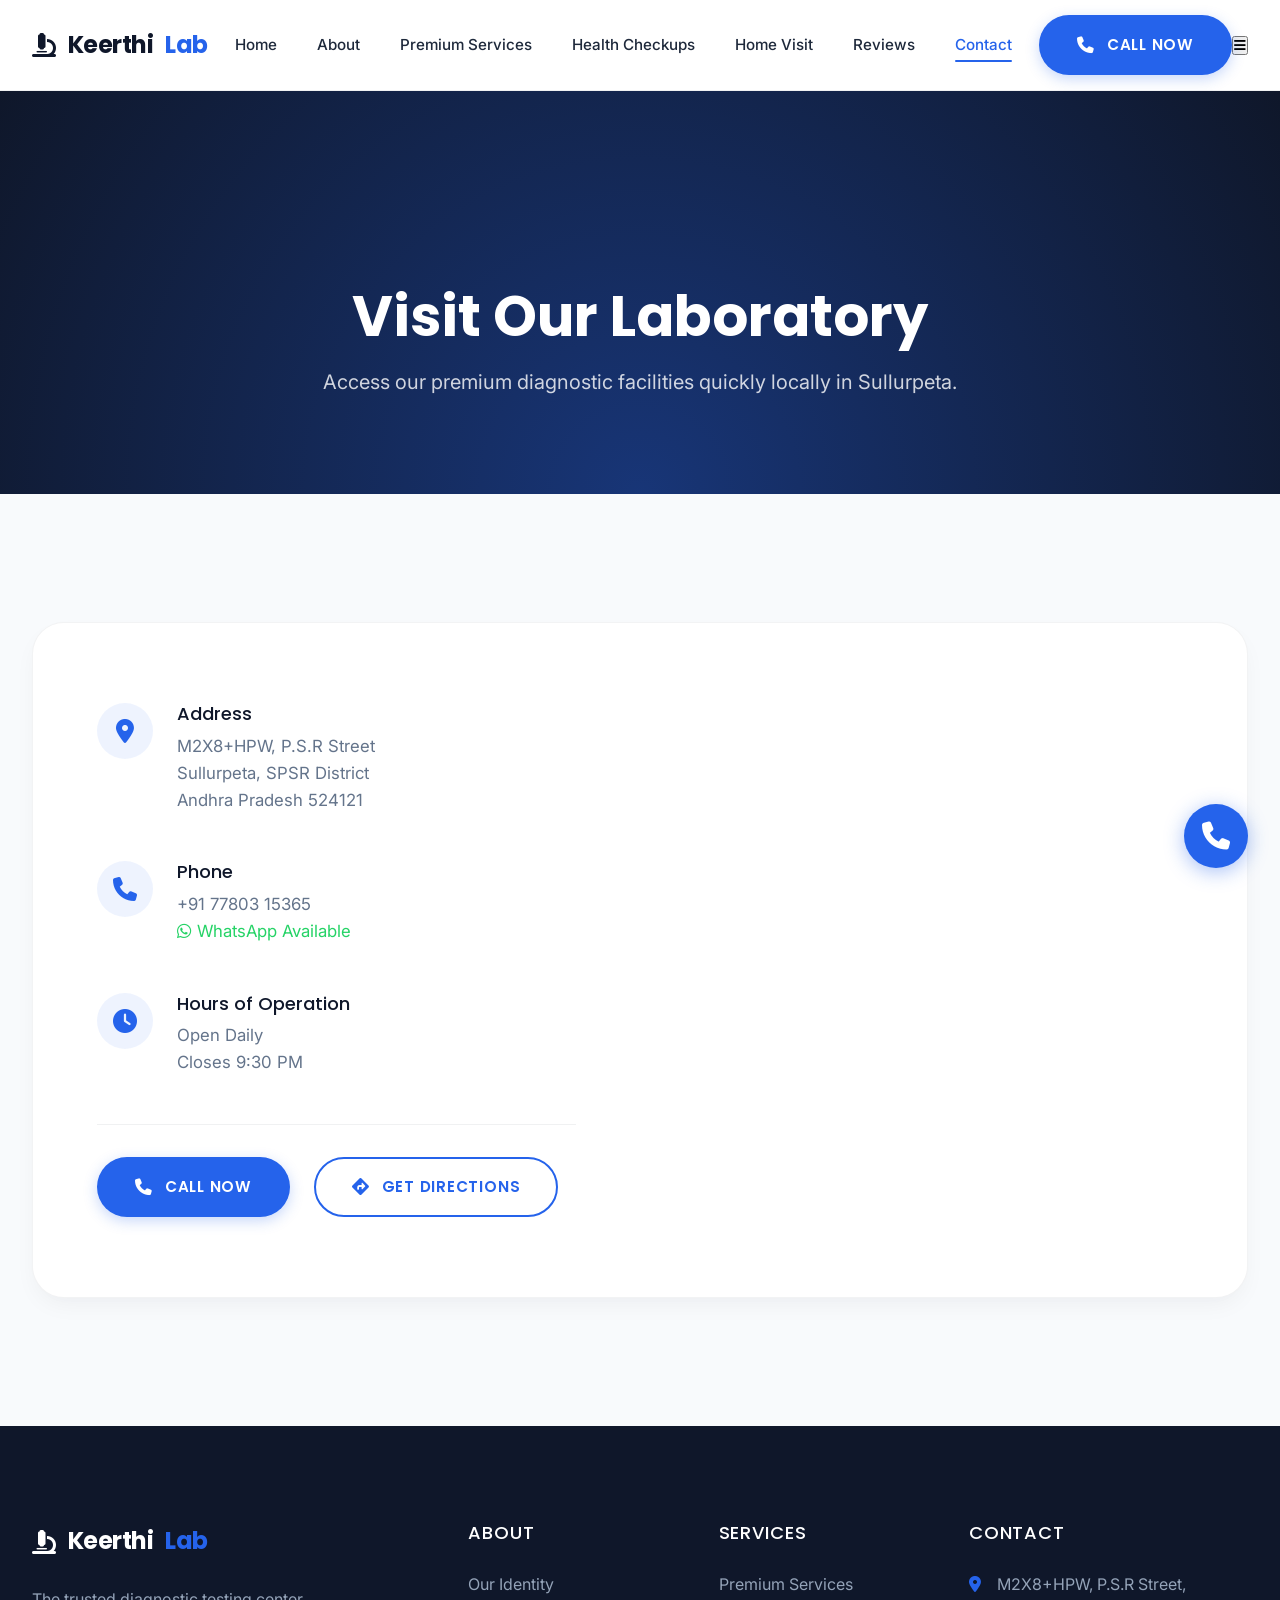
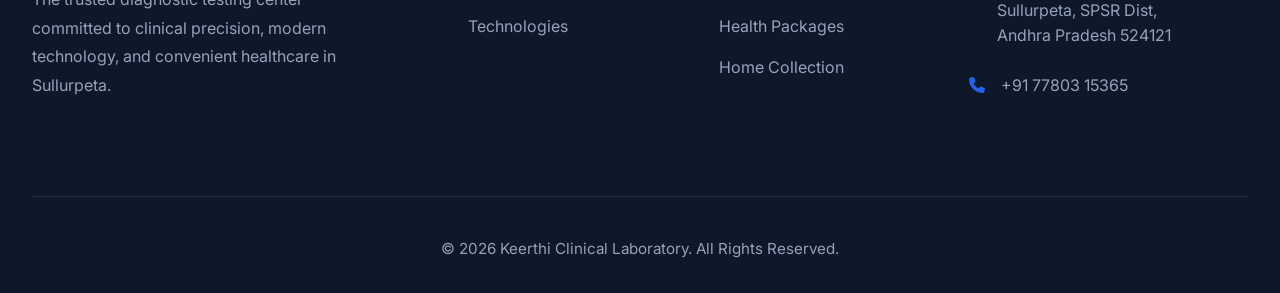
<file: contact.html>
<!DOCTYPE html>
<html lang="en">
<head>
    <meta charset="UTF-8">
    <meta name="viewport" content="width=device-width, initial-scale=1.0">
    <title>Contact Us | Keerthi Clinical Laboratory</title>
    <meta name="description" content="Visit Keerthi Clinical Laboratory in Sullurpeta for premium diagnostic testing. Advanced equipment, accurate results, open daily.">
    
    <link rel="preconnect" href="https://fonts.googleapis.com">
    <link rel="preconnect" href="https://fonts.gstatic.com" crossorigin>
    <link rel="stylesheet" href="https://cdnjs.cloudflare.com/ajax/libs/font-awesome/6.4.0/css/all.min.css">
    <link rel="stylesheet" href="assets/css/style.css">
</head>
<body>

    <!-- Header -->
    <header>
        <div class="container navbar">
            <a href="index.html" class="logo">
                <i class="fa-solid fa-microscope" aria-hidden="true"></i>
                Keerthi<span>Lab</span>
            </a>
            
            <nav class="nav-menu">
                <ul class="nav-links">
                    <li><a href="index.html">Home</a></li>
                    <li><a href="about.html">About</a></li>
                    <li><a href="premium-services.html">Premium Services</a></li>
                    <li><a href="health-checkups.html">Health Checkups</a></li>
                    <li><a href="home-visit.html">Home Visit</a></li>
                    <li><a href="reviews.html">Reviews</a></li>
                    <li><a href="contact.html" class="active">Contact</a></li>
                </ul>
            </nav>
            
            <div class="header-cta">
                <a href="tel:+917780315365" class="btn btn-primary">
                    <i class="fa-solid fa-phone" aria-hidden="true"></i> CALL NOW
                </a>
            </div>
            
            <button class="mobile-toggle" aria-label="Toggle menu">
                <i class="fa-solid fa-bars" aria-hidden="true"></i>
            </button>
        </div>
    </header>

    <!-- Page Header -->
    <section class="page-header">
        <div class="container">
            <h1>Visit Our Laboratory</h1>
            <p>Access our premium diagnostic facilities quickly locally in Sullurpeta.</p>
        </div>
    </section>

    <!-- Contact Section -->
    <section class="section-padding bg-light">
        <div class="container">
            <div class="contact-wrapper">
                <div class="contact-details">
                    <div class="contact-item">
                        <div class="contact-icon"><i class="fa-solid fa-location-dot" aria-hidden="true"></i></div>
                        <div class="contact-text">
                            <h4>Address</h4>
                            <p>M2X8+HPW, P.S.R Street<br>
                               Sullurpeta, SPSR District<br>
                               Andhra Pradesh 524121</p>
                        </div>
                    </div>
                    
                    <div class="contact-item">
                        <div class="contact-icon"><i class="fa-solid fa-phone" aria-hidden="true"></i></div>
                        <div class="contact-text">
                            <h4>Phone</h4>
                            <p><a href="tel:+917780315365">+91 77803 15365</a></p>
                            <p><a href="https://wa.me/917780315365" style="color: #25D366;"><i class="fa-brands fa-whatsapp"></i> WhatsApp Available</a></p>
                        </div>
                    </div>
                    
                    <div class="contact-item">
                        <div class="contact-icon"><i class="fa-solid fa-clock" aria-hidden="true"></i></div>
                        <div class="contact-text">
                            <h4>Hours of Operation</h4>
                            <p>Open Daily<br>Closes 9:30 PM</p>
                        </div>
                    </div>
                    
                    <div class="contact-actions">
                        <a href="tel:+917780315365" class="btn btn-primary">
                            <i class="fa-solid fa-phone" aria-hidden="true"></i> Call Now
                        </a>
                        <a href="https://maps.google.com/?q=Keerthi+Clinical+Laboratory+Sullurpeta" target="_blank" rel="noopener noreferrer" class="btn btn-outline">
                            <i class="fa-solid fa-directions" aria-hidden="true"></i> Get Directions
                        </a>
                    </div>
                </div>
                
                <div class="map-container">
                    <iframe 
                        src="https://www.google.com/maps/embed?pb=!1m18!1m12!1m3!1d15474.3415175653!2d80.0163351!3d13.6938221!2m3!1f0!2f0!3f0!3m2!1i1024!2i768!4f13.1!3m3!1m2!1s0x3a4dfcd219e2764b%3A0x8e83b4b0a4305f88!2sSullurpeta%2C%20Andhra%20Pradesh%20524121!5e0!3m2!1sen!2sin!4v1707000000000!5m2!1sen!2sin" 
                        allowfullscreen="" 
                        loading="lazy" 
                        referrerpolicy="no-referrer-when-downgrade"
                        title="Google Map location for Keerthi Clinical Laboratory Sullurpeta">
                    </iframe>
                </div>
            </div>
        </div>
    </section>

    <!-- Footer -->
    <footer>
        <div class="container">
            <div class="footer-grid">
                <div class="footer-brand">
                    <a href="index.html" class="logo">
                        <i class="fa-solid fa-microscope" aria-hidden="true"></i> Keerthi<span>Lab</span>
                    </a>
                    <p>The trusted diagnostic testing center committed to clinical precision, modern technology, and convenient healthcare in Sullurpeta.</p>
                </div>
                
                <div>
                    <h4 class="footer-title">About</h4>
                    <ul class="footer-links">
                        <li><a href="about.html">Our Identity</a></li>
                        <li><a href="about.html">Technologies</a></li>
                    </ul>
                </div>

                <div>
                    <h4 class="footer-title">Services</h4>
                    <ul class="footer-links">
                        <li><a href="premium-services.html">Premium Services</a></li>
                        <li><a href="health-checkups.html">Health Packages</a></li>
                        <li><a href="home-visit.html">Home Collection</a></li>
                    </ul>
                </div>
                
                <div>
                    <h4 class="footer-title">Contact</h4>
                    <ul class="footer-contact">
                        <li>
                            <i class="fa-solid fa-location-dot" aria-hidden="true"></i>
                            <span>M2X8+HPW, P.S.R Street,<br>Sullurpeta, SPSR Dist,<br>Andhra Pradesh 524121</span>
                        </li>
                        <li>
                            <i class="fa-solid fa-phone" aria-hidden="true"></i>
                            <a href="tel:+917780315365" style="color: inherit; text-decoration: none;">+91 77803 15365</a>
                        </li>
                    </ul>
                </div>
            </div>
            <div class="footer-bottom">
                <p>&copy; 2026 Keerthi Clinical Laboratory. All Rights Reserved.</p>
            </div>
        </div>
    </footer>

    <!-- Floating Action Button -->
    <a href="tel:+917780315365" class="fab" aria-label="Call Laboratory Now">
        <i class="fa-solid fa-phone" aria-hidden="true"></i>
    </a>

    <script src="assets/js/script.js"></script>
</body>
</html>
</file>
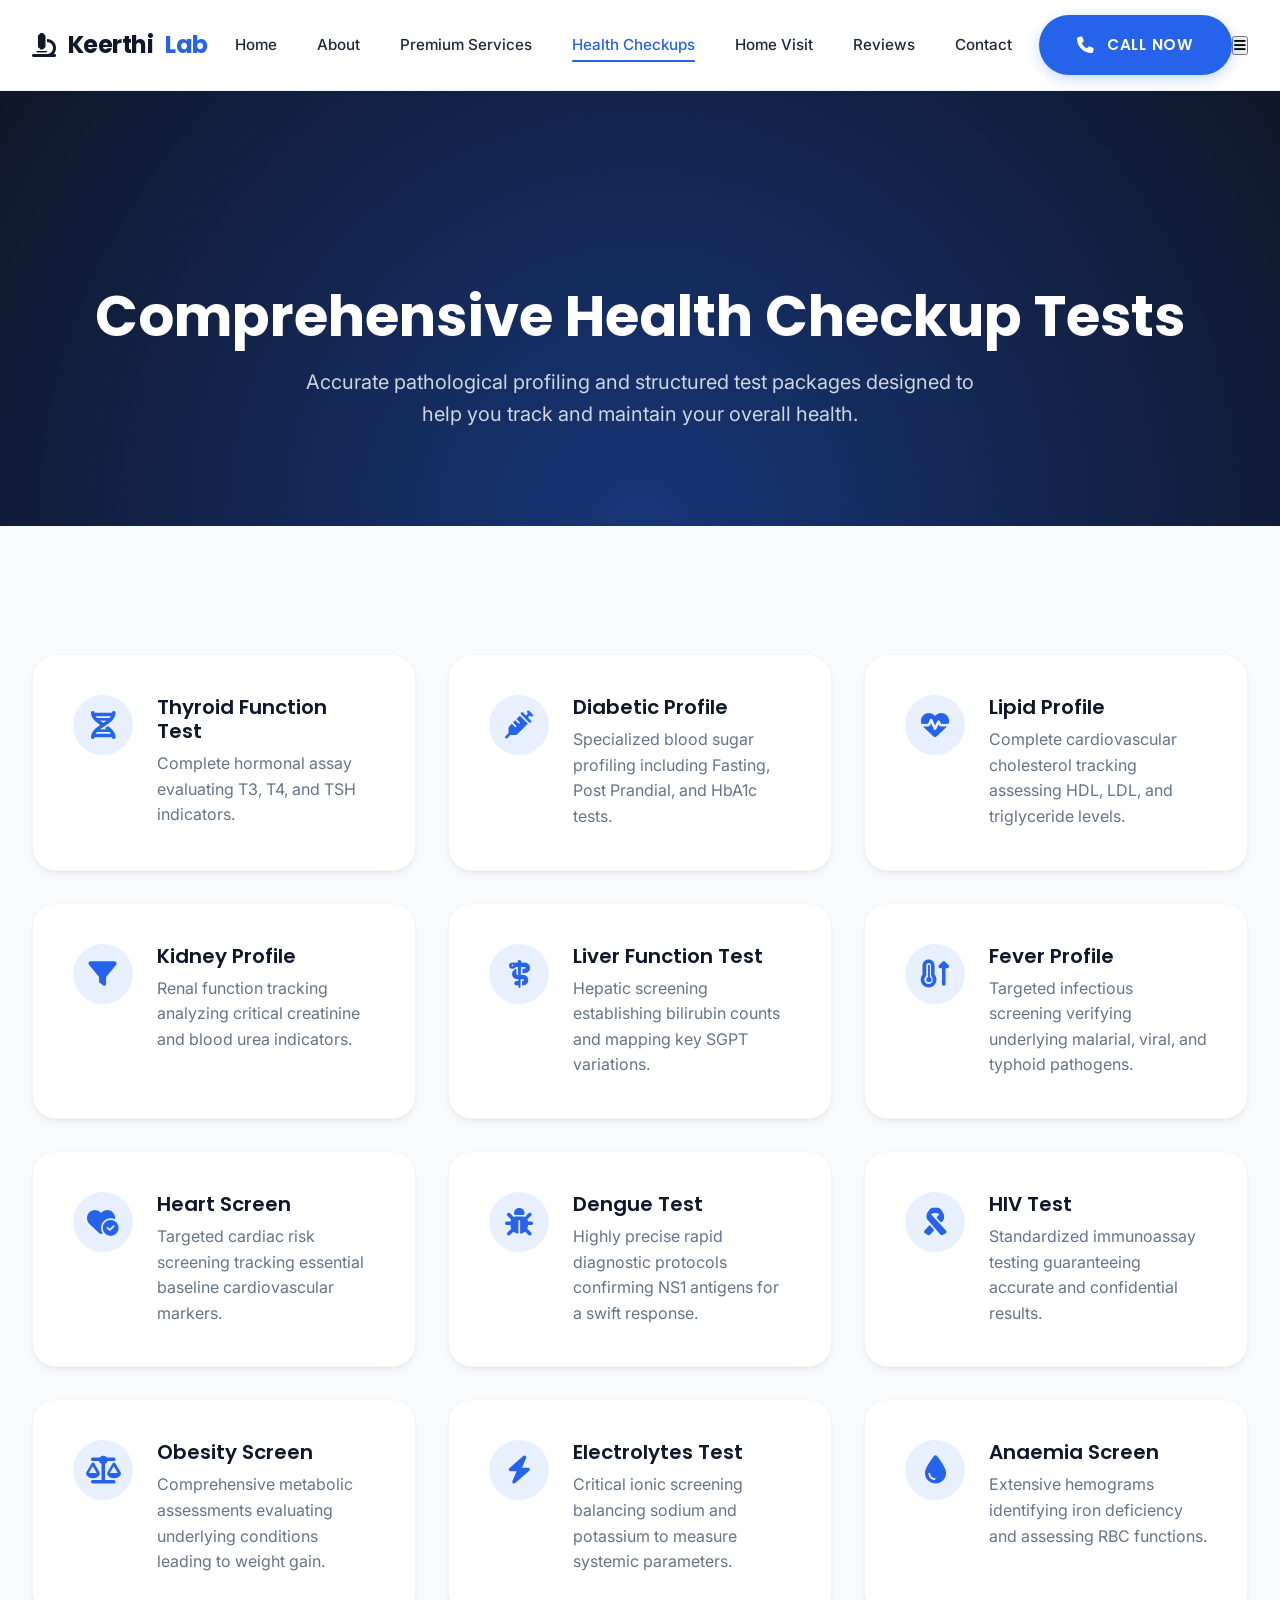
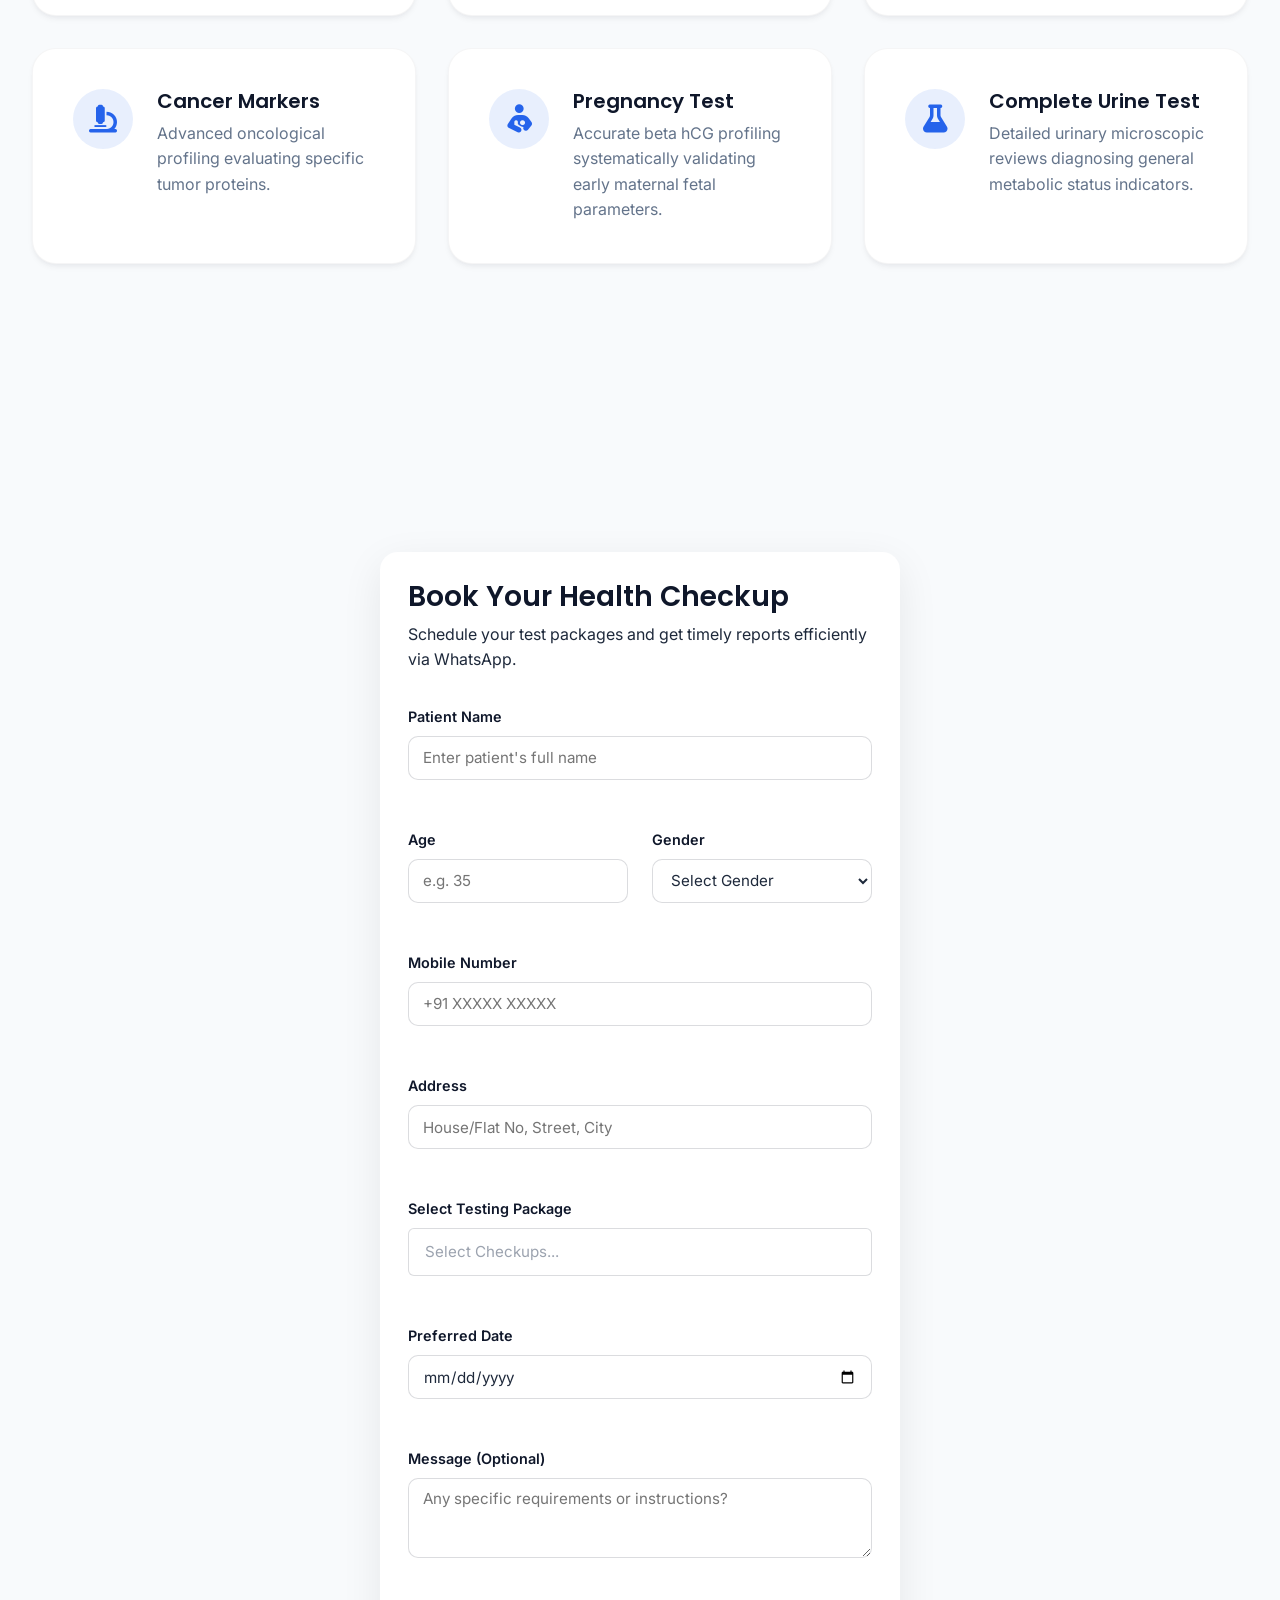
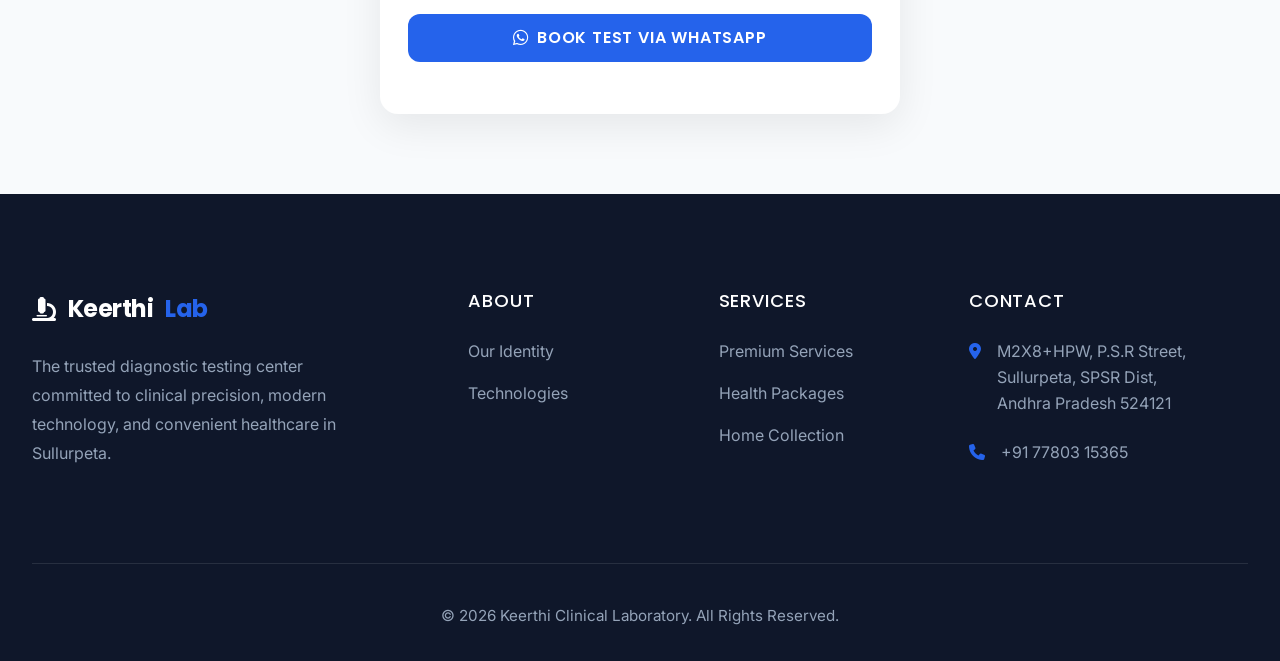
<file: health-checkups.html>
<!DOCTYPE html>
<html lang="en">
<head>
    <meta charset="UTF-8">
    <meta name="viewport" content="width=device-width, initial-scale=1.0">
    <title>Comprehensive Health Checkups | Keerthi Clinical Laboratory</title>
    <meta name="description" content="View our comprehensive health checkup packages including Thyroid Tests, Diabetic Profiles, Lipid Profiles, and more. Trust Keerthi Clinical Laboratory for accurate reports.">
    
    <link rel="preconnect" href="https://fonts.googleapis.com">
    <link rel="preconnect" href="https://fonts.gstatic.com" crossorigin>
    <link rel="stylesheet" href="https://cdnjs.cloudflare.com/ajax/libs/font-awesome/6.4.0/css/all.min.css">
    <link rel="stylesheet" href="assets/css/style.css">
</head>
<body>

    <!-- Header -->
    <header>
        <div class="container navbar">
            <a href="index.html" class="logo">
                <i class="fa-solid fa-microscope" aria-hidden="true"></i>
                Keerthi<span>Lab</span>
            </a>
            
            <nav class="nav-menu">
                <ul class="nav-links">
                    <li><a href="index.html">Home</a></li>
                    <li><a href="about.html">About</a></li>
                    <li><a href="premium-services.html">Premium Services</a></li>
                    <li><a href="health-checkups.html" class="active">Health Checkups</a></li>
                    <li><a href="home-visit.html">Home Visit</a></li>
                    <li><a href="reviews.html">Reviews</a></li>
                    <li><a href="contact.html">Contact</a></li>
                </ul>
            </nav>
            
            <div class="header-cta">
                <a href="tel:+917780315365" class="btn btn-primary">
                    <i class="fa-solid fa-phone" aria-hidden="true"></i> CALL NOW
                </a>
            </div>
            
            <button class="mobile-toggle" aria-label="Toggle menu">
                <i class="fa-solid fa-bars" aria-hidden="true"></i>
            </button>
        </div>
    </header>

    <!-- Page Header -->
    <section class="page-header">
        <div class="container">
            <h1>Comprehensive Health Checkup Tests</h1>
            <p>Accurate pathological profiling and structured test packages designed to help you track and maintain your overall health.</p>
        </div>
    </section>

    <!-- Services Grid Setup for Checkups -->
    <section class="section-padding bg-light">
        <div class="container">
            <div class="services-grid" style="margin-bottom: 5rem;">
                
                <div class="service-item">
                    <i class="fa-solid fa-dna"></i>
                    <div class="service-info">
                        <h4>Thyroid Function Test</h4>
                        <p>Complete hormonal assay evaluating T3, T4, and TSH indicators.</p>
                    </div>
                </div>

                <div class="service-item">
                    <i class="fa-solid fa-syringe"></i>
                    <div class="service-info">
                        <h4>Diabetic Profile</h4>
                        <p>Specialized blood sugar profiling including Fasting, Post Prandial, and HbA1c tests.</p>
                    </div>
                </div>

                <div class="service-item">
                    <i class="fa-solid fa-heart-pulse"></i>
                    <div class="service-info">
                        <h4>Lipid Profile</h4>
                        <p>Complete cardiovascular cholesterol tracking assessing HDL, LDL, and triglyceride levels.</p>
                    </div>
                </div>

                <div class="service-item">
                    <i class="fa-solid fa-filter"></i>
                    <div class="service-info">
                        <h4>Kidney Profile</h4>
                        <p>Renal function tracking analyzing critical creatinine and blood urea indicators.</p>
                    </div>
                </div>

                <div class="service-item">
                    <i class="fa-solid fa-staff-snake"></i>
                    <div class="service-info">
                        <h4>Liver Function Test</h4>
                        <p>Hepatic screening establishing bilirubin counts and mapping key SGPT variations.</p>
                    </div>
                </div>

                <div class="service-item">
                    <i class="fa-solid fa-temperature-arrow-up"></i>
                    <div class="service-info">
                        <h4>Fever Profile</h4>
                        <p>Targeted infectious screening verifying underlying malarial, viral, and typhoid pathogens.</p>
                    </div>
                </div>

                <div class="service-item">
                    <i class="fa-solid fa-heart-circle-check"></i>
                    <div class="service-info">
                        <h4>Heart Screen</h4>
                        <p>Targeted cardiac risk screening tracking essential baseline cardiovascular markers.</p>
                    </div>
                </div>

                <div class="service-item">
                    <i class="fa-solid fa-bug"></i>
                    <div class="service-info">
                        <h4>Dengue Test</h4>
                        <p>Highly precise rapid diagnostic protocols confirming NS1 antigens for a swift response.</p>
                    </div>
                </div>

                <div class="service-item">
                    <i class="fa-solid fa-ribbon"></i>
                    <div class="service-info">
                        <h4>HIV Test</h4>
                        <p>Standardized immunoassay testing guaranteeing accurate and confidential results.</p>
                    </div>
                </div>

                <div class="service-item">
                    <i class="fa-solid fa-scale-balanced"></i>
                    <div class="service-info">
                        <h4>Obesity Screen</h4>
                        <p>Comprehensive metabolic assessments evaluating underlying conditions leading to weight gain.</p>
                    </div>
                </div>

                <div class="service-item">
                    <i class="fa-solid fa-bolt"></i>
                    <div class="service-info">
                        <h4>Electrolytes Test</h4>
                        <p>Critical ionic screening balancing sodium and potassium to measure systemic parameters.</p>
                    </div>
                </div>

                <div class="service-item">
                    <i class="fa-solid fa-droplet"></i>
                    <div class="service-info">
                        <h4>Anaemia Screen</h4>
                        <p>Extensive hemograms identifying iron deficiency and assessing RBC functions.</p>
                    </div>
                </div>

                <div class="service-item">
                    <i class="fa-solid fa-microscope"></i>
                    <div class="service-info">
                        <h4>Cancer Markers</h4>
                        <p>Advanced oncological profiling evaluating specific tumor proteins.</p>
                    </div>
                </div>
                
                <div class="service-item">
                    <i class="fa-solid fa-person-breastfeeding"></i>
                    <div class="service-info">
                        <h4>Pregnancy Test</h4>
                        <p>Accurate beta hCG profiling systematically validating early maternal fetal parameters.</p>
                    </div>
                </div>
                
                <div class="service-item">
                    <i class="fa-solid fa-flask"></i>
                    <div class="service-info">
                        <h4>Complete Urine Test</h4>
                        <p>Detailed urinary microscopic reviews diagnosing general metabolic status indicators.</p>
                    </div>
                </div>

            </div>
        </div>
    </section>

    <!-- WhatsApp Booking Form Section -->
    <section class="booking-section">
        <div class="container">
            <div class="booking-container">
                <div class="form-title">
                    <h3>Book Your Health Checkup</h3>
                    <p>Schedule your test packages and get timely reports efficiently via WhatsApp.</p>
                </div>
                
                <form class="wa-form">
                    <div class="form-grid">
                        <div class="form-group full-width">
                            <label class="form-label" for="patientName">Patient Name</label>
                            <input type="text" id="patientName" name="patientName" class="form-control" placeholder="Enter patient's full name" required>
                        </div>
                        
                        <div class="form-group">
                            <label class="form-label" for="age">Age</label>
                            <input type="number" id="age" name="age" class="form-control" placeholder="e.g. 35" required min="1">
                        </div>
                        
                        <div class="form-group">
                            <label class="form-label" for="gender">Gender</label>
                            <select id="gender" name="gender" class="form-control" required>
                                <option value="" disabled selected>Select Gender</option>
                                <option value="Male">Male</option>
                                <option value="Female">Female</option>
                                <option value="Other">Other</option>
                            </select>
                        </div>
                        
                        <div class="form-group full-width">
                            <label class="form-label" for="mobile">Mobile Number</label>
                            <input type="tel" id="mobile" name="mobile" class="form-control" placeholder="+91 XXXXX XXXXX" required>
                        </div>

                        <div class="form-group full-width">
                            <label class="form-label" for="address">Address</label>
                            <input type="text" id="address" name="address" class="form-control" placeholder="House/Flat No, Street, City" required>
                        </div>
                        
                        <div class="form-group full-width">
                            <label class="form-label" for="service">Select Testing Package</label>
                            
                            <div class="multi-select-container">
                                <input type="hidden" name="service" id="service" required>
                                
                                <div class="multi-select-display" tabindex="0">
                                    <span class="multi-select-placeholder">Select Checkups...</span>
                                </div>
                                
                                <div class="multi-select-dropdown">
                                    <label class="ms-option" data-value="Thyroid Function Test">
                                        <input type="checkbox" class="ms-checkbox">
                                        <span>Thyroid Function Test</span>
                                    </label>
                                    <label class="ms-option" data-value="Diabetic Profile">
                                        <input type="checkbox" class="ms-checkbox">
                                        <span>Diabetic Profile</span>
                                    </label>
                                    <label class="ms-option" data-value="Lipid Profile">
                                        <input type="checkbox" class="ms-checkbox">
                                        <span>Lipid Profile</span>
                                    </label>
                                    <label class="ms-option" data-value="Kidney Profile">
                                        <input type="checkbox" class="ms-checkbox">
                                        <span>Kidney Profile</span>
                                    </label>
                                    <label class="ms-option" data-value="Liver Function Test">
                                        <input type="checkbox" class="ms-checkbox">
                                        <span>Liver Function Test</span>
                                    </label>
                                    <label class="ms-option" data-value="Fever Profile">
                                        <input type="checkbox" class="ms-checkbox">
                                        <span>Fever Profile</span>
                                    </label>
                                    <label class="ms-option" data-value="Heart Screen">
                                        <input type="checkbox" class="ms-checkbox">
                                        <span>Heart Screen</span>
                                    </label>
                                    <label class="ms-option" data-value="Dengue Test">
                                        <input type="checkbox" class="ms-checkbox">
                                        <span>Dengue Test</span>
                                    </label>
                                    <label class="ms-option" data-value="HIV Test">
                                        <input type="checkbox" class="ms-checkbox">
                                        <span>HIV Test</span>
                                    </label>
                                    <label class="ms-option" data-value="Obesity Screen">
                                        <input type="checkbox" class="ms-checkbox">
                                        <span>Obesity Screen</span>
                                    </label>
                                    <label class="ms-option" data-value="Electrolytes Test">
                                        <input type="checkbox" class="ms-checkbox">
                                        <span>Electrolytes Test</span>
                                    </label>
                                    <label class="ms-option" data-value="Anaemia Screen">
                                        <input type="checkbox" class="ms-checkbox">
                                        <span>Anaemia Screen</span>
                                    </label>
                                    <label class="ms-option" data-value="Cancer Markers">
                                        <input type="checkbox" class="ms-checkbox">
                                        <span>Cancer Markers</span>
                                    </label>
                                    <label class="ms-option" data-value="Pregnancy Test">
                                        <input type="checkbox" class="ms-checkbox">
                                        <span>Pregnancy Test</span>
                                    </label>
                                    <label class="ms-option" data-value="Complete Urine Test">
                                        <input type="checkbox" class="ms-checkbox">
                                        <span>Complete Urine Test</span>
                                    </label>
                                </div>
                            </div>
                        </div>
                        
                        <div class="form-group full-width">
                            <label class="form-label" for="date">Preferred Date</label>
                            <input type="date" id="date" name="date" class="form-control" required>
                        </div>
                        
                        <div class="form-group full-width">
                            <label class="form-label" for="message">Message (Optional)</label>
                            <textarea id="message" name="message" class="form-control" rows="3" placeholder="Any specific requirements or instructions?"></textarea>
                        </div>
                        
                        <div class="form-group full-width text-center">
                            <button type="submit" class="btn wa-btn">
                                <i class="fa-brands fa-whatsapp"></i> Book Test via WhatsApp
                            </button>
                        </div>
                    </div>
                </form>
            </div>
        </div>
    </section>

    <!-- Footer -->
    <footer>
        <div class="container">
            <div class="footer-grid">
                <div class="footer-brand">
                    <a href="index.html" class="logo">
                        <i class="fa-solid fa-microscope" aria-hidden="true"></i> Keerthi<span>Lab</span>
                    </a>
                    <p>The trusted diagnostic testing center committed to clinical precision, modern technology, and convenient healthcare in Sullurpeta.</p>
                </div>
                
                <div>
                    <h4 class="footer-title">About</h4>
                    <ul class="footer-links">
                        <li><a href="about.html">Our Identity</a></li>
                        <li><a href="about.html">Technologies</a></li>
                    </ul>
                </div>

                <div>
                    <h4 class="footer-title">Services</h4>
                    <ul class="footer-links">
                        <li><a href="premium-services.html">Premium Services</a></li>
                        <li><a href="health-checkups.html">Health Packages</a></li>
                        <li><a href="home-visit.html">Home Collection</a></li>
                    </ul>
                </div>
                
                <div>
                    <h4 class="footer-title">Contact</h4>
                    <ul class="footer-contact">
                        <li>
                            <i class="fa-solid fa-location-dot" aria-hidden="true"></i>
                            <span>M2X8+HPW, P.S.R Street,<br>Sullurpeta, SPSR Dist,<br>Andhra Pradesh 524121</span>
                        </li>
                        <li>
                            <i class="fa-solid fa-phone" aria-hidden="true"></i>
                            <a href="tel:+917780315365" style="color: inherit; text-decoration: none;">+91 77803 15365</a>
                        </li>
                    </ul>
                </div>
            </div>
            <div class="footer-bottom">
                <p>&copy; 2026 Keerthi Clinical Laboratory. All Rights Reserved.</p>
            </div>
        </div>
    </footer>

    <script src="assets/js/script.js"></script>
</body>
</html>
</file>
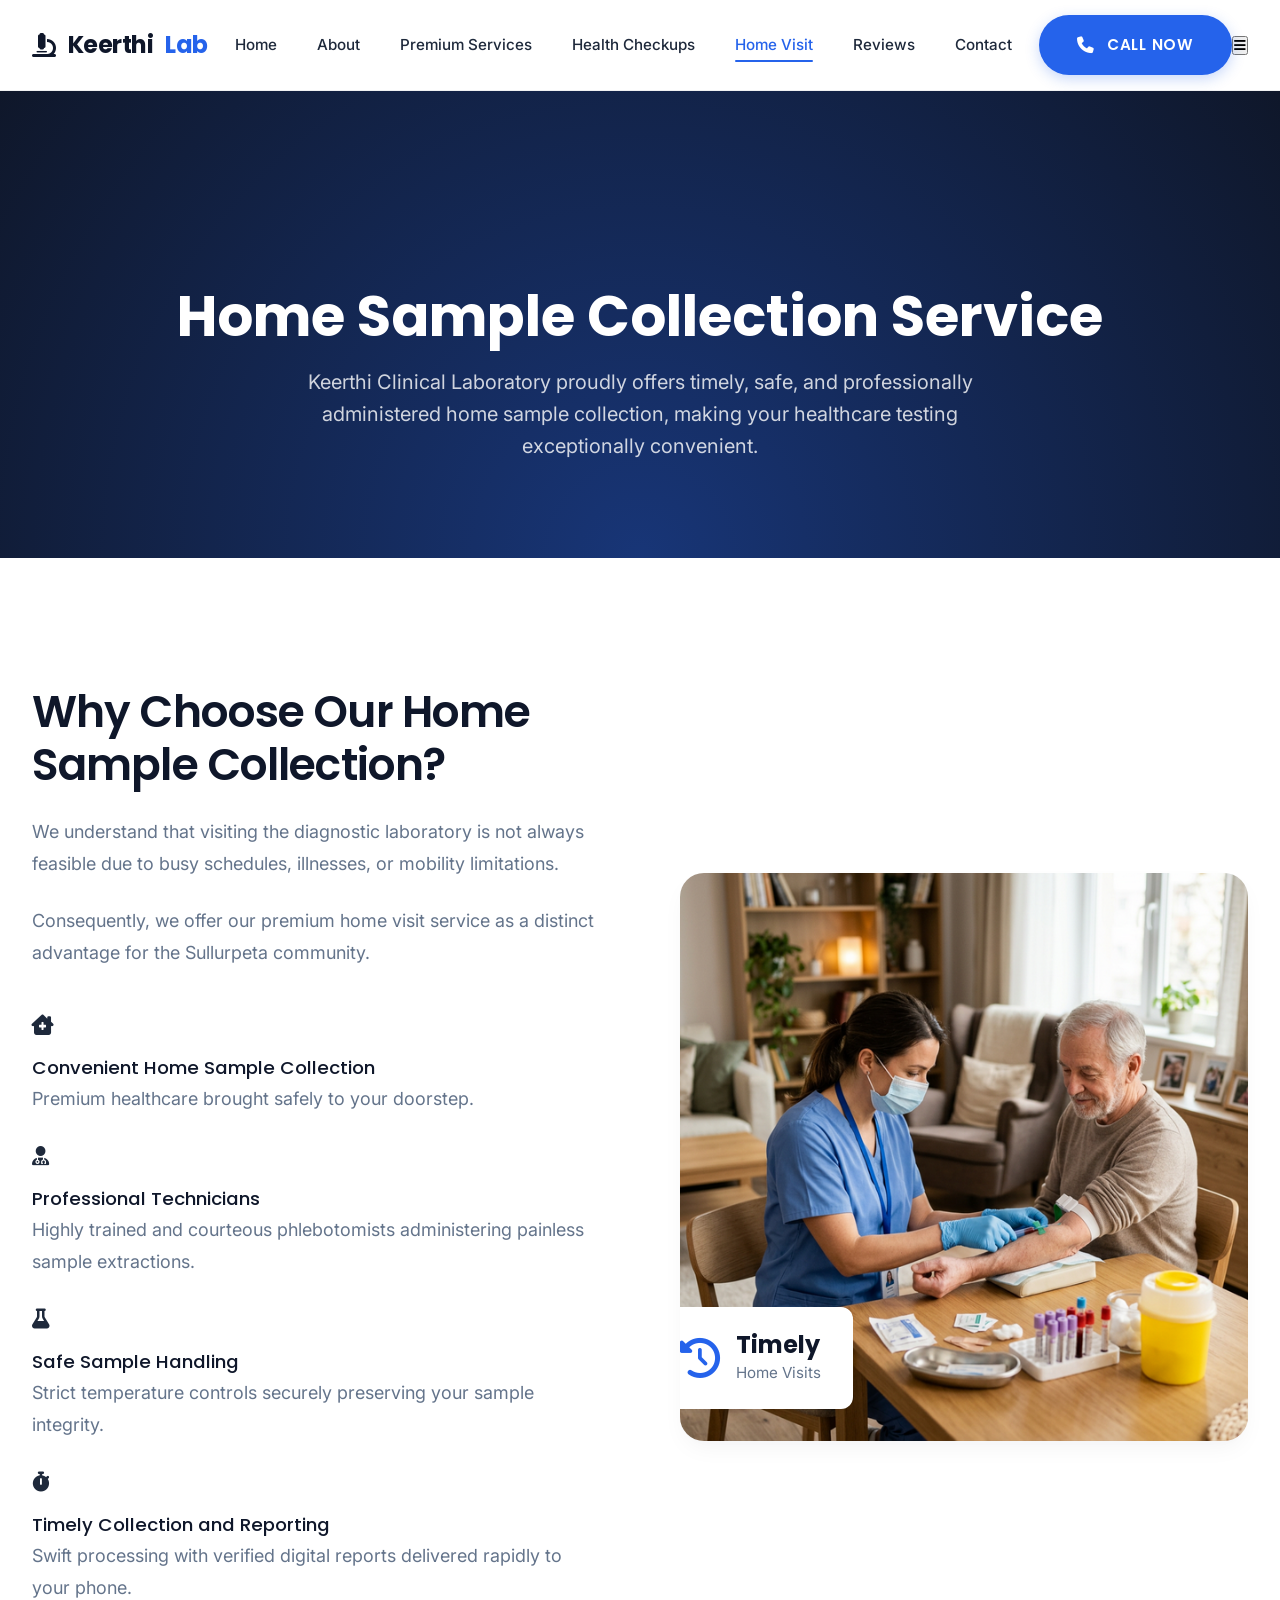
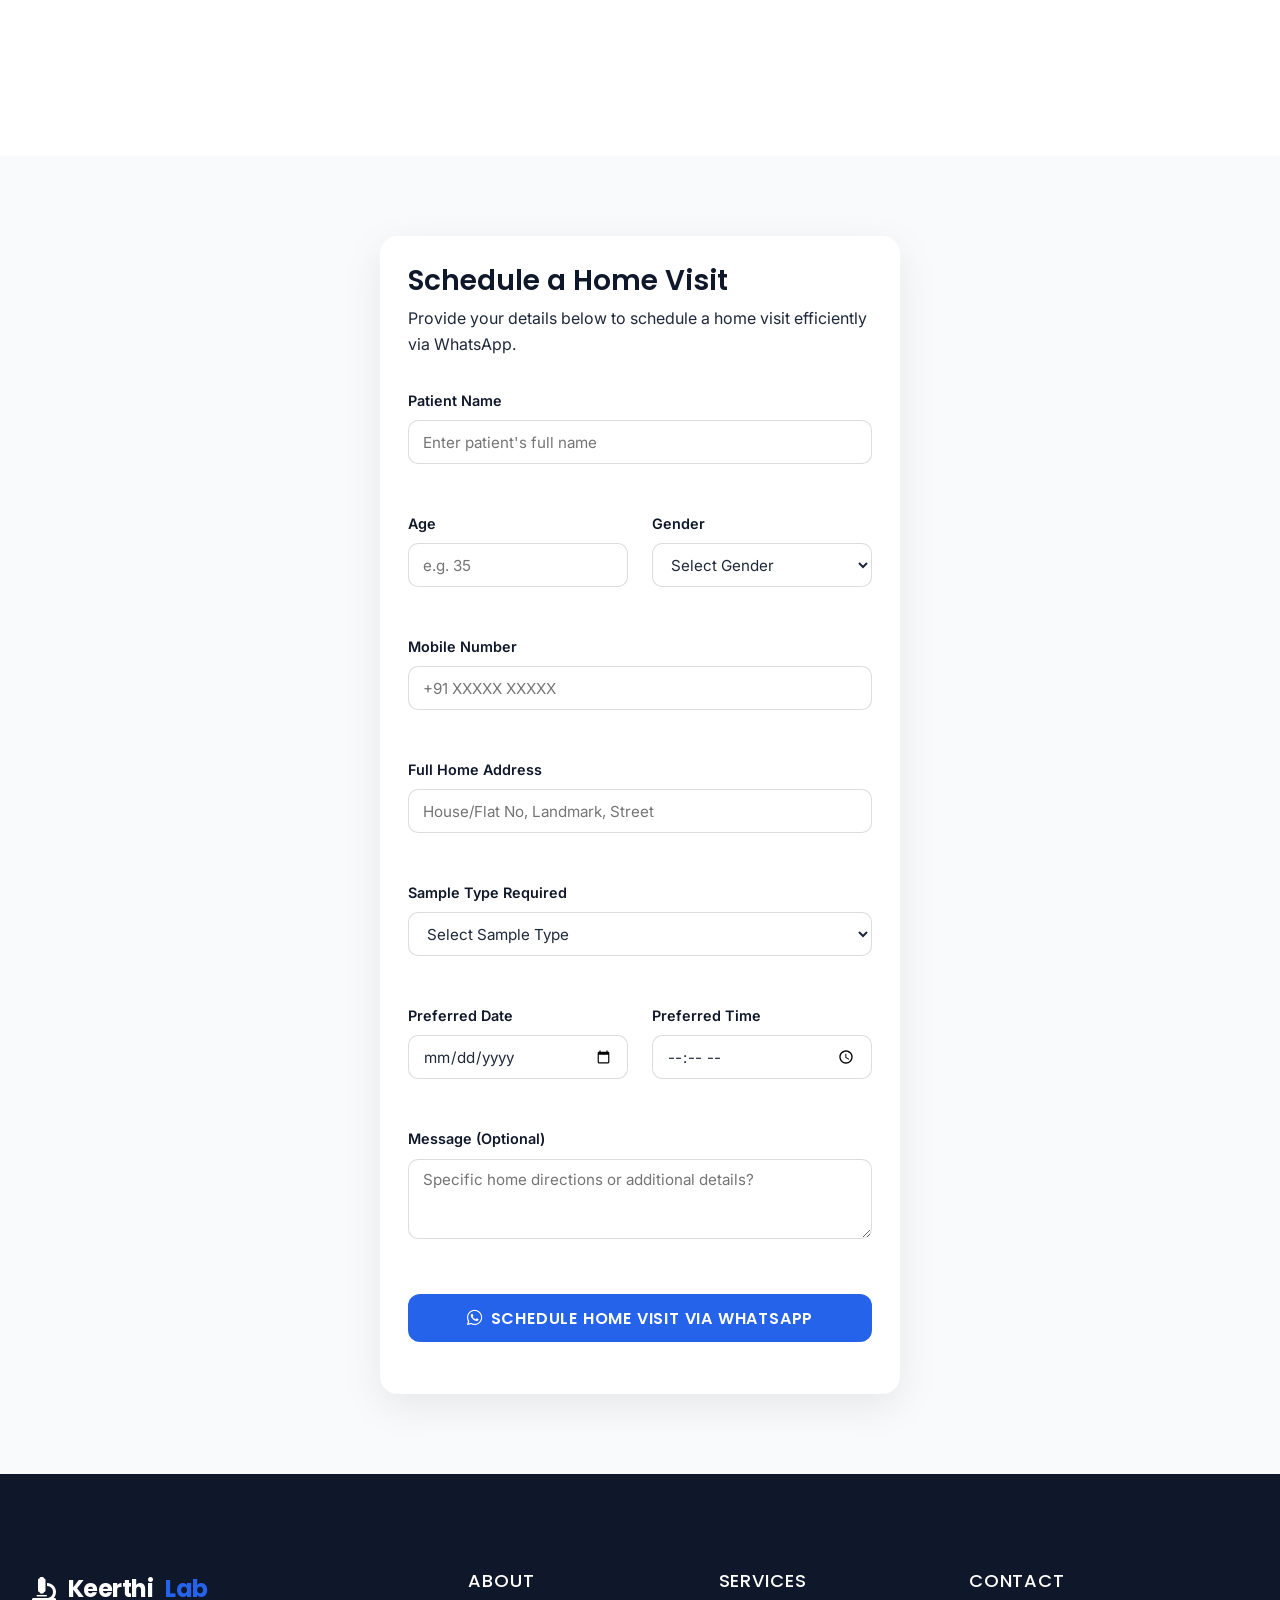
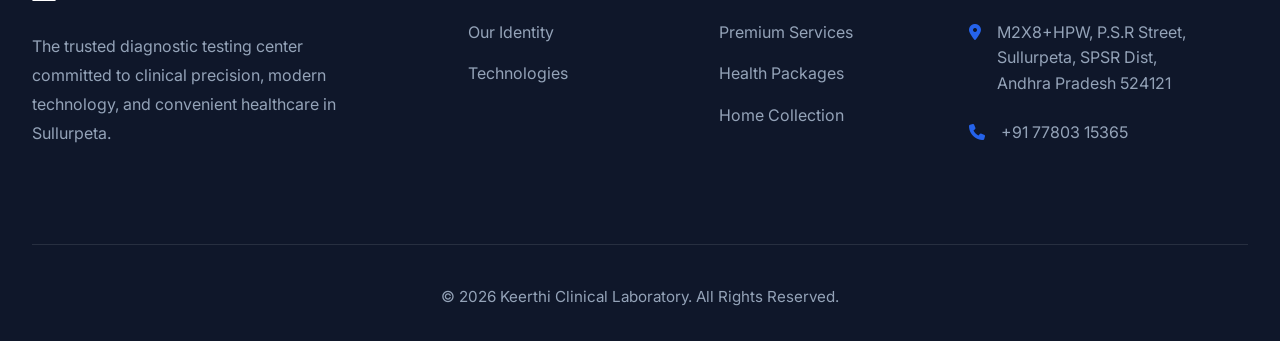
<file: home-visit.html>
<!DOCTYPE html>
<html lang="en">
<head>
    <meta charset="UTF-8">
    <meta name="viewport" content="width=device-width, initial-scale=1.0">
    <title>Home Sample Collection | Keerthi Clinical Laboratory</title>
    <meta name="description" content="Book a home visit for blood and urine sample collection. Professional technicians, timely reporting, and safe sample handling in Sullurpeta.">
    
    <link rel="preconnect" href="https://fonts.googleapis.com">
    <link rel="preconnect" href="https://fonts.gstatic.com" crossorigin>
    <link rel="stylesheet" href="https://cdnjs.cloudflare.com/ajax/libs/font-awesome/6.4.0/css/all.min.css">
    <link rel="stylesheet" href="assets/css/style.css">
</head>
<body>

    <!-- Header -->
    <header>
        <div class="container navbar">
            <a href="index.html" class="logo">
                <i class="fa-solid fa-microscope" aria-hidden="true"></i>
                Keerthi<span>Lab</span>
            </a>
            
            <nav class="nav-menu">
                <ul class="nav-links">
                    <li><a href="index.html">Home</a></li>
                    <li><a href="about.html">About</a></li>
                    <li><a href="premium-services.html">Premium Services</a></li>
                    <li><a href="health-checkups.html">Health Checkups</a></li>
                    <li><a href="home-visit.html" class="active">Home Visit</a></li>
                    <li><a href="reviews.html">Reviews</a></li>
                    <li><a href="contact.html">Contact</a></li>
                </ul>
            </nav>
            
            <div class="header-cta">
                <a href="tel:+917780315365" class="btn btn-primary">
                    <i class="fa-solid fa-phone" aria-hidden="true"></i> CALL NOW
                </a>
            </div>
            
            <button class="mobile-toggle" aria-label="Toggle menu">
                <i class="fa-solid fa-bars" aria-hidden="true"></i>
            </button>
        </div>
    </header>

    <!-- Page Header -->
    <section class="page-header">
        <div class="container">
            <h1>Home Sample Collection Service</h1>
            <p>Keerthi Clinical Laboratory proudly offers timely, safe, and professionally administered home sample collection, making your healthcare testing exceptionally convenient.</p>
        </div>
    </section>

    <!-- Home Visit Content -->
    <section class="section-padding">
        <div class="container about-grid">
            <div class="about-content">
                <h2>Why Choose Our Home Sample Collection?</h2>
                <p>We understand that visiting the diagnostic laboratory is not always feasible due to busy schedules, illnesses, or mobility limitations.</p>
                <p>Consequently, we offer our premium home visit service as a distinct advantage for the Sullurpeta community.</p>
                
                <div class="why-us-grid" style="grid-template-columns: 1fr; gap: 2rem; margin-top: 2.5rem;">
                    <div class="why-item">
                        <div class="why-icon" style="width: 48px; height: 48px; font-size: 1.25rem;"><i class="fa-solid fa-house-chimney-medical" aria-hidden="true"></i></div>
                        <div class="why-content">
                            <h4 style="margin-bottom: 0.25rem; font-size: 1.15rem;">Convenient Home Sample Collection</h4>
                            <p>Premium healthcare brought safely to your doorstep.</p>
                        </div>
                    </div>
                    
                    <div class="why-item">
                        <div class="why-icon" style="width: 48px; height: 48px; font-size: 1.25rem;"><i class="fa-solid fa-user-doctor" aria-hidden="true"></i></div>
                        <div class="why-content">
                            <h4 style="margin-bottom: 0.25rem; font-size: 1.15rem;">Professional Technicians</h4>
                            <p>Highly trained and courteous phlebotomists administering painless sample extractions.</p>
                        </div>
                    </div>

                    <div class="why-item">
                        <div class="why-icon" style="width: 48px; height: 48px; font-size: 1.25rem;"><i class="fa-solid fa-flask" aria-hidden="true"></i></div>
                        <div class="why-content">
                            <h4 style="margin-bottom: 0.25rem; font-size: 1.15rem;">Safe Sample Handling</h4>
                            <p>Strict temperature controls securely preserving your sample integrity.</p>
                        </div>
                    </div>

                    <div class="why-item">
                        <div class="why-icon" style="width: 48px; height: 48px; font-size: 1.25rem;"><i class="fa-solid fa-stopwatch" aria-hidden="true"></i></div>
                        <div class="why-content">
                            <h4 style="margin-bottom: 0.25rem; font-size: 1.15rem;">Timely Collection and Reporting</h4>
                            <p>Swift processing with verified digital reports delivered rapidly to your phone.</p>
                        </div>
                    </div>
                </div>
            </div>
            
            <div class="about-image-wrapper">
                <img src="assets/images/home-collection.png" alt="Home Sample Collection technician" width="600" height="800" loading="lazy">
                <div class="experience-badge">
                    <i class="fa-solid fa-clock-rotate-left"></i>
                    <div class="exp-text">
                        <strong>Timely</strong>
                        <span>Home Visits</span>
                    </div>
                </div>
            </div>
        </div>
    </section>

    <!-- WhatsApp Booking Form Section -->
    <section class="booking-section bg-light">
        <div class="container">
            <div class="booking-container">
                <div class="form-title">
                    <h3>Schedule a Home Visit</h3>
                    <p>Provide your details below to schedule a home visit efficiently via WhatsApp.</p>
                </div>
                
                <form class="wa-form">
                    <div class="form-grid">
                        <div class="form-group full-width">
                            <label class="form-label" for="patientName">Patient Name</label>
                            <input type="text" id="patientName" name="patientName" class="form-control" placeholder="Enter patient's full name" required>
                        </div>
                        
                        <div class="form-group">
                            <label class="form-label" for="age">Age</label>
                            <input type="number" id="age" name="age" class="form-control" placeholder="e.g. 35" required min="1">
                        </div>
                        
                        <div class="form-group">
                            <label class="form-label" for="gender">Gender</label>
                            <select id="gender" name="gender" class="form-control" required>
                                <option value="" disabled selected>Select Gender</option>
                                <option value="Male">Male</option>
                                <option value="Female">Female</option>
                                <option value="Other">Other</option>
                            </select>
                        </div>
                        
                        <div class="form-group full-width">
                            <label class="form-label" for="mobile">Mobile Number</label>
                            <input type="tel" id="mobile" name="mobile" class="form-control" placeholder="+91 XXXXX XXXXX" required>
                        </div>

                        <div class="form-group full-width">
                            <label class="form-label" for="address">Full Home Address</label>
                            <input type="text" id="address" name="address" class="form-control" placeholder="House/Flat No, Landmark, Street" required>
                        </div>
                        
                        <div class="form-group full-width">
                            <label class="form-label" for="service">Sample Type Required</label>
                            <select id="service" name="service" class="form-control" required>
                                <option value="" disabled selected>Select Sample Type</option>
                                <option value="Blood Sample Collection">Blood Sample Collection</option>
                                <option value="Urine Sample Collection">Urine Sample Collection</option>
                                <option value="Blood & Urine Packages Collection">Blood & Urine Packages Collection</option>
                            </select>
                        </div>
                        
                        <div class="form-group">
                            <label class="form-label" for="date">Preferred Date</label>
                            <input type="date" id="date" name="date" class="form-control" required>
                        </div>
                        
                        <div class="form-group">
                            <label class="form-label" for="time">Preferred Time</label>
                            <input type="time" id="time" name="time" class="form-control" required>
                        </div>
                        
                        <div class="form-group full-width">
                            <label class="form-label" for="message">Message (Optional)</label>
                            <textarea id="message" name="message" class="form-control" rows="3" placeholder="Specific home directions or additional details?"></textarea>
                        </div>
                        
                        <div class="form-group full-width text-center">
                            <button type="submit" class="btn wa-btn">
                                <i class="fa-brands fa-whatsapp"></i> Schedule Home Visit via WhatsApp
                            </button>
                        </div>
                    </div>
                </form>
            </div>
        </div>
    </section>

    <!-- Footer -->
    <footer>
        <div class="container">
            <div class="footer-grid">
                <div class="footer-brand">
                    <a href="index.html" class="logo">
                        <i class="fa-solid fa-microscope" aria-hidden="true"></i> Keerthi<span>Lab</span>
                    </a>
                    <p>The trusted diagnostic testing center committed to clinical precision, modern technology, and convenient healthcare in Sullurpeta.</p>
                </div>
                
                <div>
                    <h4 class="footer-title">About</h4>
                    <ul class="footer-links">
                        <li><a href="about.html">Our Identity</a></li>
                        <li><a href="about.html">Technologies</a></li>
                    </ul>
                </div>

                <div>
                    <h4 class="footer-title">Services</h4>
                    <ul class="footer-links">
                        <li><a href="premium-services.html">Premium Services</a></li>
                        <li><a href="health-checkups.html">Health Packages</a></li>
                        <li><a href="home-visit.html">Home Collection</a></li>
                    </ul>
                </div>
                
                <div>
                    <h4 class="footer-title">Contact</h4>
                    <ul class="footer-contact">
                        <li>
                            <i class="fa-solid fa-location-dot" aria-hidden="true"></i>
                            <span>M2X8+HPW, P.S.R Street,<br>Sullurpeta, SPSR Dist,<br>Andhra Pradesh 524121</span>
                        </li>
                        <li>
                            <i class="fa-solid fa-phone" aria-hidden="true"></i>
                            <a href="tel:+917780315365" style="color: inherit; text-decoration: none;">+91 77803 15365</a>
                        </li>
                    </ul>
                </div>
            </div>
            <div class="footer-bottom">
                <p>&copy; 2026 Keerthi Clinical Laboratory. All Rights Reserved.</p>
            </div>
        </div>
    </footer>

    <script src="assets/js/script.js"></script>
</body>
</html>
</file>
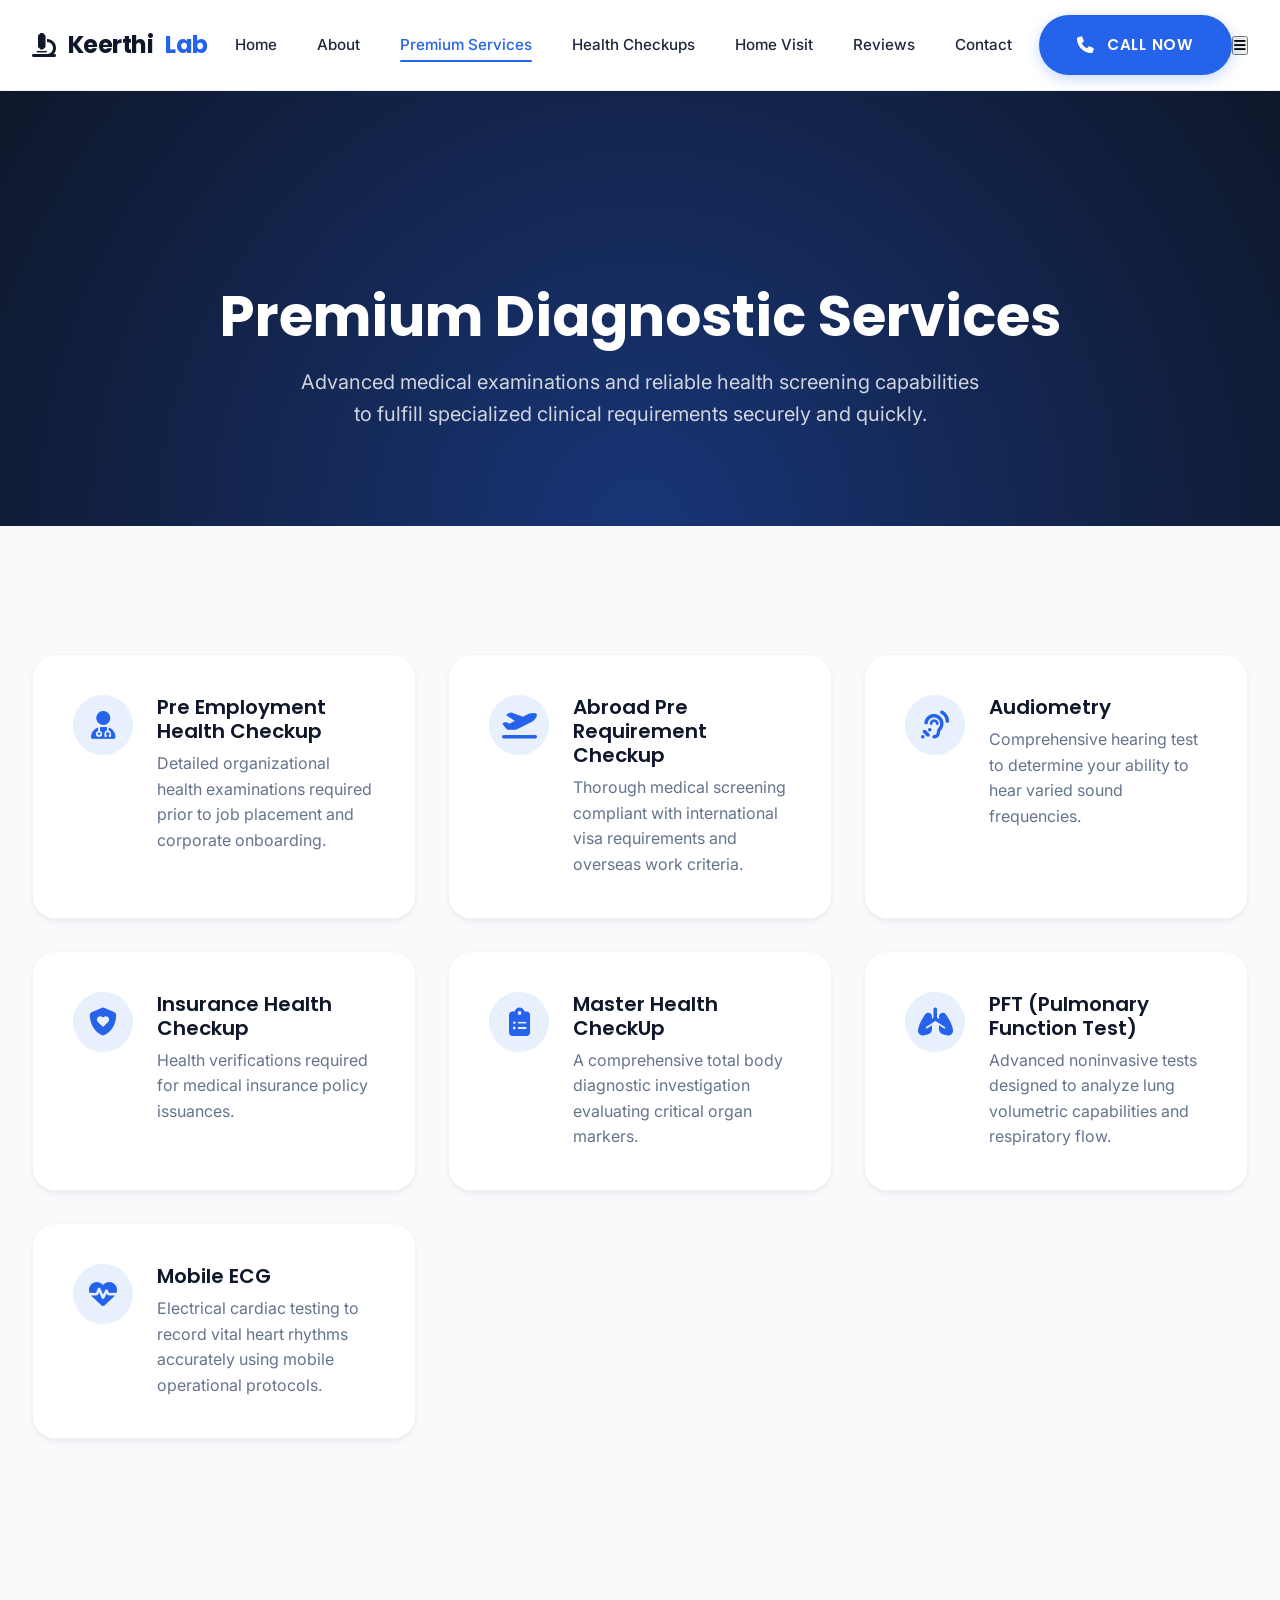
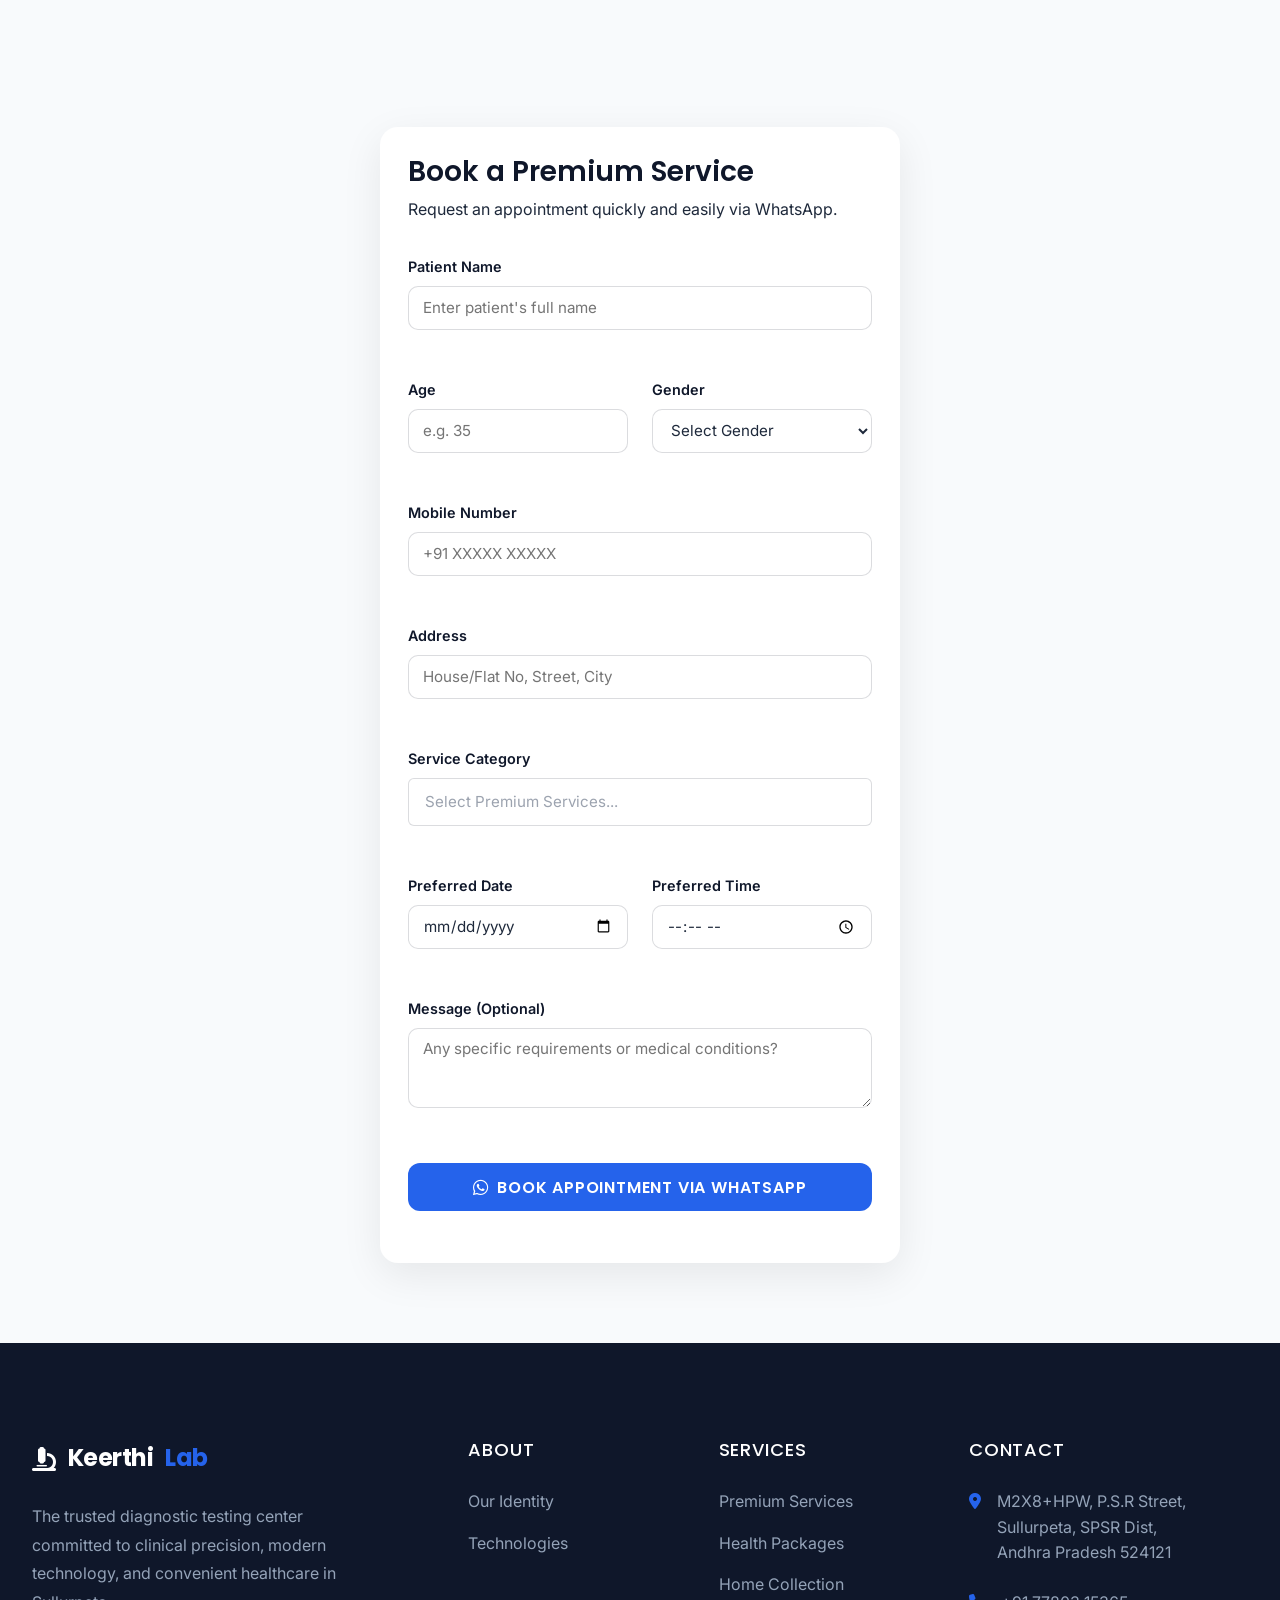
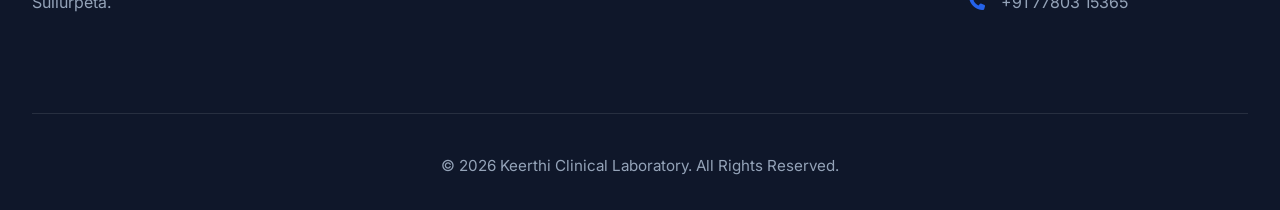
<file: premium-services.html>
<!DOCTYPE html>
<html lang="en">
<head>
    <meta charset="UTF-8">
    <meta name="viewport" content="width=device-width, initial-scale=1.0">
    <title>Premium Services | Keerthi Clinical Laboratory</title>
    <meta name="description" content="Explore our premium diagnostic services including Pre-Employment Checkups, Abroad Medical Health Checkups, Audiometry, PFT, and Mobile ECG. Book via WhatsApp today.">
    
    <link rel="preconnect" href="https://fonts.googleapis.com">
    <link rel="preconnect" href="https://fonts.gstatic.com" crossorigin>
    <link rel="stylesheet" href="https://cdnjs.cloudflare.com/ajax/libs/font-awesome/6.4.0/css/all.min.css">
    <link rel="stylesheet" href="assets/css/style.css">
</head>
<body>

    <!-- Header -->
    <header>
        <div class="container navbar">
            <a href="index.html" class="logo">
                <i class="fa-solid fa-microscope" aria-hidden="true"></i>
                Keerthi<span>Lab</span>
            </a>
            
            <nav class="nav-menu">
                <ul class="nav-links">
                    <li><a href="index.html">Home</a></li>
                    <li><a href="about.html">About</a></li>
                    <li><a href="premium-services.html" class="active">Premium Services</a></li>
                    <li><a href="health-checkups.html">Health Checkups</a></li>
                    <li><a href="home-visit.html">Home Visit</a></li>
                    <li><a href="reviews.html">Reviews</a></li>
                    <li><a href="contact.html">Contact</a></li>
                </ul>
            </nav>
            
            <div class="header-cta">
                <a href="tel:+917780315365" class="btn btn-primary">
                    <i class="fa-solid fa-phone" aria-hidden="true"></i> CALL NOW
                </a>
            </div>
            
            <button class="mobile-toggle" aria-label="Toggle menu">
                <i class="fa-solid fa-bars" aria-hidden="true"></i>
            </button>
        </div>
    </header>

    <!-- Page Header -->
    <section class="page-header">
        <div class="container">
            <h1>Premium Diagnostic Services</h1>
            <p>Advanced medical examinations and reliable health screening capabilities to fulfill specialized clinical requirements securely and quickly.</p>
        </div>
    </section>

    <!-- Services Grid Setup -->
    <section class="section-padding bg-light">
        <div class="container">
            <div class="services-grid" style="margin-bottom: 5rem;">
                
                <div class="service-item">
                    <i class="fa-solid fa-user-doctor"></i>
                    <div class="service-info">
                        <h4>Pre Employment Health Checkup</h4>
                        <p>Detailed organizational health examinations required prior to job placement and corporate onboarding.</p>
                    </div>
                </div>

                <div class="service-item">
                    <i class="fa-solid fa-plane-departure"></i>
                    <div class="service-info">
                        <h4>Abroad Pre Requirement Checkup</h4>
                        <p>Thorough medical screening compliant with international visa requirements and overseas work criteria.</p>
                    </div>
                </div>

                <div class="service-item">
                    <i class="fa-solid fa-ear-listen"></i>
                    <div class="service-info">
                        <h4>Audiometry</h4>
                        <p>Comprehensive hearing test to determine your ability to hear varied sound frequencies.</p>
                    </div>
                </div>

                <div class="service-item">
                    <i class="fa-solid fa-shield-heart"></i>
                    <div class="service-info">
                        <h4>Insurance Health Checkup</h4>
                        <p>Health verifications required for medical insurance policy issuances.</p>
                    </div>
                </div>

                <div class="service-item">
                    <i class="fa-solid fa-clipboard-list"></i>
                    <div class="service-info">
                        <h4>Master Health CheckUp</h4>
                        <p>A comprehensive total body diagnostic investigation evaluating critical organ markers.</p>
                    </div>
                </div>

                <div class="service-item">
                    <i class="fa-solid fa-lungs"></i>
                    <div class="service-info">
                        <h4>PFT (Pulmonary Function Test)</h4>
                        <p>Advanced noninvasive tests designed to analyze lung volumetric capabilities and respiratory flow.</p>
                    </div>
                </div>

                <div class="service-item">
                    <i class="fa-solid fa-heart-pulse"></i>
                    <div class="service-info">
                        <h4>Mobile ECG</h4>
                        <p>Electrical cardiac testing to record vital heart rhythms accurately using mobile operational protocols.</p>
                    </div>
                </div>

            </div>
        </div>
    </section>

    <!-- WhatsApp Booking Form Section -->
    <section class="booking-section" id="book">
        <div class="container">
            <div class="booking-container">
                <div class="form-title">
                    <h3>Book a Premium Service</h3>
                    <p>Request an appointment quickly and easily via WhatsApp.</p>
                </div>
                
                <form class="wa-form">
                    <div class="form-grid">
                        <div class="form-group full-width">
                            <label class="form-label" for="patientName">Patient Name</label>
                            <input type="text" id="patientName" name="patientName" class="form-control" placeholder="Enter patient's full name" required>
                        </div>
                        
                        <div class="form-group">
                            <label class="form-label" for="age">Age</label>
                            <input type="number" id="age" name="age" class="form-control" placeholder="e.g. 35" required min="1">
                        </div>
                        
                        <div class="form-group">
                            <label class="form-label" for="gender">Gender</label>
                            <select id="gender" name="gender" class="form-control" required>
                                <option value="" disabled selected>Select Gender</option>
                                <option value="Male">Male</option>
                                <option value="Female">Female</option>
                                <option value="Other">Other</option>
                            </select>
                        </div>
                        
                        <div class="form-group full-width">
                            <label class="form-label" for="mobile">Mobile Number</label>
                            <input type="tel" id="mobile" name="mobile" class="form-control" placeholder="+91 XXXXX XXXXX" required>
                        </div>

                        <div class="form-group full-width">
                            <label class="form-label" for="address">Address</label>
                            <input type="text" id="address" name="address" class="form-control" placeholder="House/Flat No, Street, City" required>
                        </div>
                        
                        <div class="form-group full-width">
                            <label class="form-label" for="service">Service Category</label>
                            
                            <div class="multi-select-container">
                                <input type="hidden" name="service" id="service" required>
                                
                                <div class="multi-select-display" tabindex="0">
                                    <span class="multi-select-placeholder">Select Premium Services...</span>
                                </div>
                                
                                <div class="multi-select-dropdown">
                                    <label class="ms-option" data-value="Pre Employment Health Checkup">
                                        <input type="checkbox" class="ms-checkbox">
                                        <span>Pre Employment Health Checkup</span>
                                    </label>
                                    <label class="ms-option" data-value="Abroad Pre Requirement Health Checkup">
                                        <input type="checkbox" class="ms-checkbox">
                                        <span>Abroad Pre Requirement Health Checkup</span>
                                    </label>
                                    <label class="ms-option" data-value="Audiometry">
                                        <input type="checkbox" class="ms-checkbox">
                                        <span>Audiometry</span>
                                    </label>
                                    <label class="ms-option" data-value="Insurance Health Checkup">
                                        <input type="checkbox" class="ms-checkbox">
                                        <span>Insurance Health Checkup</span>
                                    </label>
                                    <label class="ms-option" data-value="Master Health CheckUp">
                                        <input type="checkbox" class="ms-checkbox">
                                        <span>Master Health CheckUp</span>
                                    </label>
                                    <label class="ms-option" data-value="PFT">
                                        <input type="checkbox" class="ms-checkbox">
                                        <span>PFT</span>
                                    </label>
                                    <label class="ms-option" data-value="Mobile ECG">
                                        <input type="checkbox" class="ms-checkbox">
                                        <span>Mobile ECG</span>
                                    </label>
                                </div>
                            </div>
                        </div>
                        
                        <div class="form-group">
                            <label class="form-label" for="date">Preferred Date</label>
                            <input type="date" id="date" name="date" class="form-control" required>
                        </div>
                        
                        <div class="form-group">
                            <label class="form-label" for="time">Preferred Time</label>
                            <input type="time" id="time" name="time" class="form-control">
                        </div>
                        
                        <div class="form-group full-width">
                            <label class="form-label" for="message">Message (Optional)</label>
                            <textarea id="message" name="message" class="form-control" rows="3" placeholder="Any specific requirements or medical conditions?"></textarea>
                        </div>
                        
                        <div class="form-group full-width text-center">
                            <button type="submit" class="btn wa-btn">
                                <i class="fa-brands fa-whatsapp"></i> Book Appointment via WhatsApp
                            </button>
                        </div>
                    </div>
                </form>
            </div>
        </div>
    </section>

    <!-- Footer -->
    <footer>
        <div class="container">
            <div class="footer-grid">
                <div class="footer-brand">
                    <a href="index.html" class="logo">
                        <i class="fa-solid fa-microscope" aria-hidden="true"></i> Keerthi<span>Lab</span>
                    </a>
                    <p>The trusted diagnostic testing center committed to clinical precision, modern technology, and convenient healthcare in Sullurpeta.</p>
                </div>
                
                <div>
                    <h4 class="footer-title">About</h4>
                    <ul class="footer-links">
                        <li><a href="about.html">Our Identity</a></li>
                        <li><a href="about.html">Technologies</a></li>
                    </ul>
                </div>

                <div>
                    <h4 class="footer-title">Services</h4>
                    <ul class="footer-links">
                        <li><a href="premium-services.html">Premium Services</a></li>
                        <li><a href="health-checkups.html">Health Packages</a></li>
                        <li><a href="home-visit.html">Home Collection</a></li>
                    </ul>
                </div>
                
                <div>
                    <h4 class="footer-title">Contact</h4>
                    <ul class="footer-contact">
                        <li>
                            <i class="fa-solid fa-location-dot" aria-hidden="true"></i>
                            <span>M2X8+HPW, P.S.R Street,<br>Sullurpeta, SPSR Dist,<br>Andhra Pradesh 524121</span>
                        </li>
                        <li>
                            <i class="fa-solid fa-phone" aria-hidden="true"></i>
                            <a href="tel:+917780315365" style="color: inherit; text-decoration: none;">+91 77803 15365</a>
                        </li>
                    </ul>
                </div>
            </div>
            <div class="footer-bottom">
                <p>&copy; 2026 Keerthi Clinical Laboratory. All Rights Reserved.</p>
            </div>
        </div>
    </footer>

    <!-- Scripts -->
    <script src="assets/js/script.js"></script>
</body>
</html>
</file>
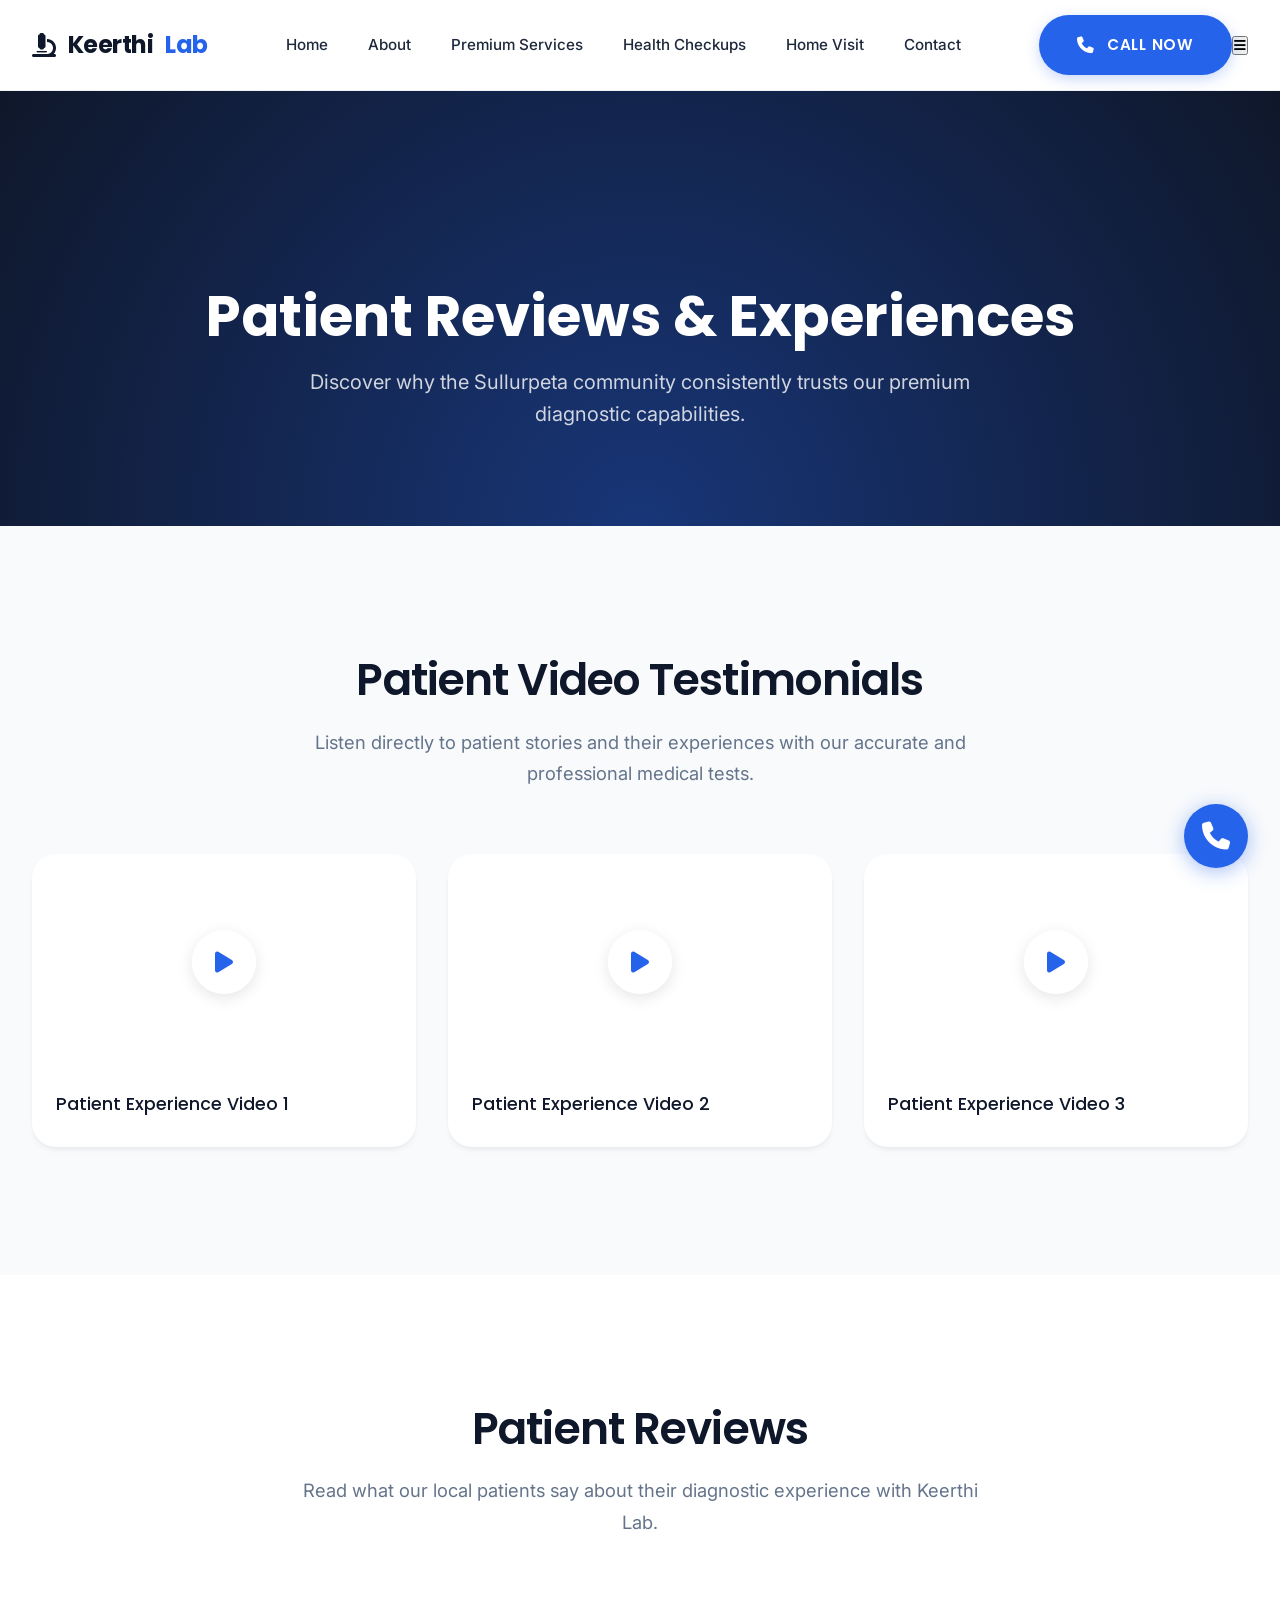
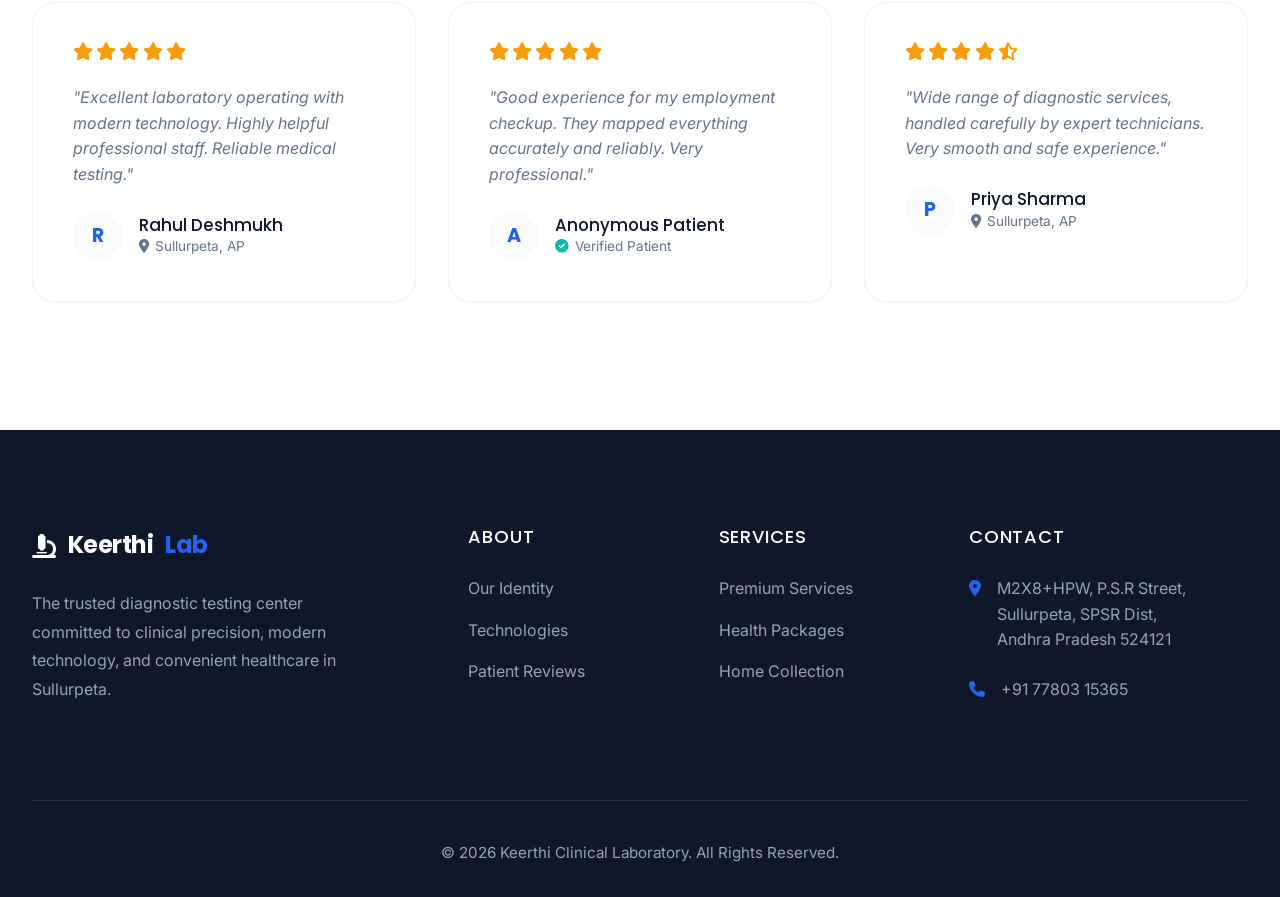
<file: reviews.html>
<!DOCTYPE html>
<html lang="en">
<head>
    <meta charset="UTF-8">
    <meta name="viewport" content="width=device-width, initial-scale=1.0">
    <title>Patient Reviews & Experiences | Keerthi Clinical Laboratory</title>
    <meta name="description" content="Read real patient reviews and watch video testimonials for Keerthi Clinical Laboratory in Sullurpeta. Rated 4.4 on Google for premium diagnostic services.">
    
    <link rel="preconnect" href="https://fonts.googleapis.com">
    <link rel="preconnect" href="https://fonts.gstatic.com" crossorigin>
    <link rel="stylesheet" href="https://cdnjs.cloudflare.com/ajax/libs/font-awesome/6.4.0/css/all.min.css">
    <link rel="stylesheet" href="assets/css/style.css">
</head>
<body>

    <!-- Header -->
    <header>
        <div class="container navbar">
            <a href="index.html" class="logo">
                <i class="fa-solid fa-microscope" aria-hidden="true"></i>
                Keerthi<span>Lab</span>
            </a>
            
            <nav class="nav-menu">
                <ul class="nav-links">
                    <li><a href="index.html">Home</a></li>
                    <li><a href="about.html">About</a></li>
                    <li><a href="premium-services.html">Premium Services</a></li>
                    <li><a href="health-checkups.html">Health Checkups</a></li>
                    <li><a href="home-visit.html">Home Visit</a></li>
                    <li><a href="contact.html">Contact</a></li>
                </ul>
            </nav>
            
            <div class="header-cta">
                <a href="tel:+917780315365" class="btn btn-primary">
                    <i class="fa-solid fa-phone" aria-hidden="true"></i> CALL NOW
                </a>
            </div>
            
            <button class="mobile-toggle" aria-label="Toggle menu">
                <i class="fa-solid fa-bars" aria-hidden="true"></i>
            </button>
        </div>
    </header>

    <!-- Page Header -->
    <section class="page-header">
        <div class="container">
            <h1>Patient Reviews & Experiences</h1>
            <p>Discover why the Sullurpeta community consistently trusts our premium diagnostic capabilities.</p>
        </div>
    </section>


    <!-- Video Testimonial Section -->
    <section class="section-padding bg-light">
        <div class="container">
            <div class="section-title text-center reveal">
                <h2>Patient Video Testimonials</h2>
                <p>Listen directly to patient stories and their experiences with our accurate and professional medical tests.</p>
            </div>
            
            <div class="video-grid reveal">
                <!-- Video 1 -->
                <div class="video-card">
                    <div class="video-wrapper">
                        <div class="play-overlay"><i class="fa-solid fa-play"></i></div>
                        <iframe src="https://www.youtube.com/embed/dQw4w9WgXcQ" title="Patient Testimonial 1" allow="accelerometer; autoplay; clipboard-write; encrypted-media; gyroscope; picture-in-picture; web-share" allowfullscreen style="border:0;"></iframe>
                    </div>
                    <div class="video-info">
                        <h4>Patient Experience Video 1</h4>
                    </div>
                </div>

                <!-- Video 2 -->
                <div class="video-card">
                    <div class="video-wrapper">
                        <div class="play-overlay"><i class="fa-solid fa-play"></i></div>
                        <iframe src="https://www.youtube.com/embed/dQw4w9WgXcQ" title="Patient Testimonial 2" allow="accelerometer; autoplay; clipboard-write; encrypted-media; gyroscope; picture-in-picture; web-share" allowfullscreen style="border:0;"></iframe>
                    </div>
                    <div class="video-info">
                        <h4>Patient Experience Video 2</h4>
                    </div>
                </div>

                <!-- Video 3 -->
                <div class="video-card">
                    <div class="video-wrapper">
                        <div class="play-overlay"><i class="fa-solid fa-play"></i></div>
                        <iframe src="https://www.youtube.com/embed/dQw4w9WgXcQ" title="Patient Testimonial 3" allow="accelerometer; autoplay; clipboard-write; encrypted-media; gyroscope; picture-in-picture; web-share" allowfullscreen style="border:0;"></iframe>
                    </div>
                    <div class="video-info">
                        <h4>Patient Experience Video 3</h4>
                    </div>
                </div>
            </div>
        </div>
    </section>

    <!-- Featured Text Reviews (Grid format) -->
    <section class="section-padding">
        <div class="container">
            <div class="section-title text-center reveal">
                <h2>Patient Reviews</h2>
                <p>Read what our local patients say about their diagnostic experience with Keerthi Lab.</p>
            </div>
            
            <div class="why-premium-grid" style="grid-template-columns: repeat(auto-fit, minmax(320px, 1fr));">
                
                <div class="why-premium-card reveal">
                    <div class="review-stars">
                        <i class="fa-solid fa-star"></i><i class="fa-solid fa-star"></i><i class="fa-solid fa-star"></i><i class="fa-solid fa-star"></i><i class="fa-solid fa-star"></i>
                    </div>
                    <p style="margin-bottom: 1.5rem; font-style: italic;">"Excellent laboratory operating with modern technology. Highly helpful professional staff. Reliable medical testing."</p>
                    <div class="review-author" style="border-top: none; padding-top: 0; width: 100%;">
                        <div class="author-avatar">R</div>
                        <div class="author-info">
                            <h4>Rahul Deshmukh</h4>
                            <span><i class="fa-solid fa-location-dot"></i> Sullurpeta, AP</span>
                        </div>
                    </div>
                </div>

                <div class="why-premium-card reveal" style="transition-delay: 0.1s;">
                    <div class="review-stars">
                        <i class="fa-solid fa-star"></i><i class="fa-solid fa-star"></i><i class="fa-solid fa-star"></i><i class="fa-solid fa-star"></i><i class="fa-solid fa-star"></i>
                    </div>
                    <p style="margin-bottom: 1.5rem; font-style: italic;">"Good experience for my employment checkup. They mapped everything accurately and reliably. Very professional."</p>
                    <div class="review-author" style="border-top: none; padding-top: 0; width: 100%;">
                        <div class="author-avatar">A</div>
                        <div class="author-info">
                            <h4>Anonymous Patient</h4>
                            <span><i class="fa-solid fa-check-circle" style="color:var(--accent)"></i> Verified Patient</span>
                        </div>
                    </div>
                </div>

                <div class="why-premium-card reveal" style="transition-delay: 0.2s;">
                    <div class="review-stars">
                        <i class="fa-solid fa-star"></i><i class="fa-solid fa-star"></i><i class="fa-solid fa-star"></i><i class="fa-solid fa-star"></i><i class="fa-solid fa-star-half-stroke"></i>
                    </div>
                    <p style="margin-bottom: 1.5rem; font-style: italic;">"Wide range of diagnostic services, handled carefully by expert technicians. Very smooth and safe experience."</p>
                    <div class="review-author" style="border-top: none; padding-top: 0; width: 100%;">
                        <div class="author-avatar">P</div>
                        <div class="author-info">
                            <h4>Priya Sharma</h4>
                            <span><i class="fa-solid fa-location-dot"></i> Sullurpeta, AP</span>
                        </div>
                    </div>
                </div>

            </div>
        </div>
    </section>

    <!-- Footer -->
    <footer>
        <div class="container">
            <div class="footer-grid">
                <div class="footer-brand">
                    <a href="index.html" class="logo">
                        <i class="fa-solid fa-microscope" aria-hidden="true"></i> Keerthi<span>Lab</span>
                    </a>
                    <p>The trusted diagnostic testing center committed to clinical precision, modern technology, and convenient healthcare in Sullurpeta.</p>
                </div>
                
                <div>
                    <h4 class="footer-title">About</h4>
                    <ul class="footer-links">
                        <li><a href="about.html">Our Identity</a></li>
                        <li><a href="about.html">Technologies</a></li>
                        <li><a href="reviews.html">Patient Reviews</a></li>
                    </ul>
                </div>

                <div>
                    <h4 class="footer-title">Services</h4>
                    <ul class="footer-links">
                        <li><a href="premium-services.html">Premium Services</a></li>
                        <li><a href="health-checkups.html">Health Packages</a></li>
                        <li><a href="home-visit.html">Home Collection</a></li>
                    </ul>
                </div>
                
                <div>
                    <h4 class="footer-title">Contact</h4>
                    <ul class="footer-contact">
                        <li>
                            <i class="fa-solid fa-location-dot" aria-hidden="true"></i>
                            <span>M2X8+HPW, P.S.R Street,<br>Sullurpeta, SPSR Dist,<br>Andhra Pradesh 524121</span>
                        </li>
                        <li>
                            <i class="fa-solid fa-phone" aria-hidden="true"></i>
                            <a href="tel:+917780315365" style="color: inherit; text-decoration: none;">+91 77803 15365</a>
                        </li>
                    </ul>
                </div>
            </div>
            <div class="footer-bottom">
                <p>&copy; 2026 Keerthi Clinical Laboratory. All Rights Reserved.</p>
            </div>
        </div>
    </footer>

    <!-- Floating Action Button -->
    <a href="tel:+917780315365" class="fab" aria-label="Call Laboratory Now">
        <i class="fa-solid fa-phone" aria-hidden="true"></i>
    </a>

    <script src="assets/js/script.js"></script>
</body>
</html>
</file>
<file: assets/css/style.css>
@import url('https://fonts.googleapis.com/css2?family=Inter:wght@400;500;600&family=Poppins:wght@500;600;700&display=swap');

:root {
  /* Brand Colors */
  --primary: #0F172A;      /* Deep Medical Navy */
  --secondary: #2563EB;    /* Clinical Blue */
  --accent: #14B8A6;       /* Healthcare Teal */
  --bg-white: #FFFFFF;     /* Pure White */
  --bg-light: #F8FAFC;     /* Soft Neutral Gray */
  --text-dark: #1E293B;    /* Dark Slate */
  --text-muted: #64748B;
  
  /* Shadows & Layout */
  --shadow-sm: 0 1px 3px 0 rgba(15, 23, 42, 0.05);
  --shadow-md: 0 4px 6px -1px rgba(15, 23, 42, 0.05), 0 2px 4px -1px rgba(15, 23, 42, 0.03);
  --shadow-lg: 0 10px 25px -5px rgba(15, 23, 42, 0.05), 0 8px 10px -6px rgba(15, 23, 42, 0.01);
  --shadow-card: 0 16px 40px -4px rgba(15, 23, 42, 0.06);
  --shadow-hover: 0 20px 40px -8px rgba(37, 99, 235, 0.12);
  
  --radius-sm: 0.375rem;
  --radius-md: 0.75rem;
  --radius-lg: 1.5rem;
  --radius-xl: 2rem;
  
  --transition: all 0.4s cubic-bezier(0.16, 1, 0.3, 1);
  
  /* Typography */
  --font-heading: 'Poppins', sans-serif;
  --font-body: 'Inter', sans-serif;
}

* {
  margin: 0;
  padding: 0;
  box-sizing: border-box;
}

html {
  scroll-behavior: smooth;
}

body {
  font-family: var(--font-body);
  color: var(--text-dark);
  background-color: var(--bg-white);
  line-height: 1.6;
  -webkit-font-smoothing: antialiased;
  -moz-osx-font-smoothing: grayscale;
}

h1, h2, h3, h4, h5, h6 {
  font-family: var(--font-heading);
  color: var(--primary);
  line-height: 1.2;
}

h1 { font-weight: 700; }
h2, h3 { font-weight: 600; }
h4, h5 { font-weight: 500; }

a {
  text-decoration: none;
  color: inherit;
  transition: var(--transition);
}

ul {
  list-style: none;
}

img {
  max-width: 100%;
  height: auto;
  display: block;
}

/* Animations */
@keyframes fadeInUp {
  from {
    opacity: 0;
    transform: translateY(20px);
  }
  to {
    opacity: 1;
    transform: translateY(0);
  }
}

.reveal {
  opacity: 0;
  transform: translateY(30px);
  transition: all 0.8s cubic-bezier(0.16, 1, 0.3, 1);
}

.reveal.active {
  opacity: 1;
  transform: translateY(0);
}

/* Base Layout & Utilities */
.container {
  width: 100%;
  max-width: 1280px;
  margin: 0 auto;
  padding: 0 2rem;
}

.section-padding {
  padding: 8rem 0;
}

.bg-light {
  background-color: var(--bg-light);
}

.text-center {
  text-align: center;
}

.section-title {
  margin-bottom: 4rem;
}

.section-title h2 {
  font-size: 2.75rem;
  margin-bottom: 1.25rem;
  letter-spacing: -0.02em;
}

.section-title p {
  color: var(--text-muted);
  font-size: 1.15rem;
  max-width: 700px;
  line-height: 1.7;
}

.section-title.text-center p {
  margin-left: auto;
  margin-right: auto;
}

/* Buttons */
.btn {
  display: inline-flex;
  align-items: center;
  justify-content: center;
  padding: 1rem 2.25rem;
  border-radius: 9999px;
  font-family: var(--font-heading);
  font-weight: 600;
  font-size: 0.95rem;
  text-transform: uppercase;
  letter-spacing: 0.05em;
  transition: var(--transition);
  cursor: pointer;
  border: 2px solid transparent;
  gap: 0.75rem;
  position: relative;
  overflow: hidden;
}

/* Ripple effect container */
.btn::after {
  content: "";
  position: absolute;
  top: 50%;
  left: 50%;
  width: 5px;
  height: 5px;
  background: rgba(255, 255, 255, 0.5);
  opacity: 0;
  border-radius: 100%;
  transform: scale(1, 1) translate(-50%, -50%);
  transform-origin: 50% 50%;
}

@keyframes ripple-btn {
  0% { transform: scale(0, 0); opacity: 0.5; }
  100% { transform: scale(100, 100); opacity: 0; }
}

.btn:active::after {
  animation: ripple-btn 1s ease-out;
}

.btn i {
  font-size: 1.1em;
}

.btn-primary {
  background-color: var(--secondary);
  color: var(--bg-white);
  box-shadow: 0 4px 14px rgba(37, 99, 235, 0.25);
}

.btn-primary:hover {
  background-color: #1d4ed8;
  transform: translateY(-3px);
  box-shadow: 0 10px 25px rgba(37, 99, 235, 0.35);
  color: var(--bg-white);
}

.btn-secondary {
  background-color: transparent;
  color: var(--primary);
  border-color: rgba(15, 23, 42, 0.2);
}

.btn-secondary:hover {
  background-color: var(--primary);
  border-color: var(--primary);
  color: var(--bg-white);
  transform: translateY(-3px);
}

.btn-accent {
  background-color: var(--accent);
  color: var(--bg-white);
  box-shadow: 0 4px 14px rgba(20, 184, 166, 0.25);
}

.btn-accent:hover {
  background-color: #0f9688;
  transform: translateY(-3px);
  box-shadow: 0 10px 25px rgba(20, 184, 166, 0.35);
  color: var(--bg-white);
}

.btn-outline {
  background-color: transparent;
  color: var(--secondary);
  border-color: var(--secondary);
}

.btn-outline:hover {
  background-color: var(--secondary);
  color: var(--bg-white);
  transform: translateY(-3px);
}

/* Page Header */
.page-header {
  padding: 12rem 0 6rem;
  background-color: var(--primary);
  color: var(--bg-white);
  text-align: center;
  position: relative;
  overflow: hidden;
}

.page-header::before {
  content: '';
  position: absolute;
  top: 0; left: 0; right: 0; bottom: 0;
  background: radial-gradient(circle at 50% 100%, rgba(37, 99, 235, 0.4) 0%, rgba(15, 23, 42, 1) 100%);
  z-index: 1;
}

.page-header .container {
  position: relative;
  z-index: 2;
}

.page-header h1 {
  font-size: 3.5rem;
  color: var(--bg-white);
  margin-bottom: 1rem;
}

.page-header p {
  font-size: 1.25rem;
  color: rgba(255, 255, 255, 0.8);
  max-width: 700px;
  margin: 0 auto;
}

/* Header & Navigation */
header {
  position: sticky;
  top: 0;
  left: 0;
  width: 100%;
  background: white;
  backdrop-filter: blur(12px);
  z-index: 10000;
  border-bottom: 1px solid rgba(15, 23, 42, 0.06);
  transition: var(--transition);
}

header.scrolled {
  box-shadow: var(--shadow-sm);
  padding: 0;
}

.navbar {
  display: flex;
  justify-content: space-between;
  align-items: center;
  height: 90px;
  transition: height 0.3s ease;
}

header.scrolled .navbar {
  height: 76px;
}

.logo {
  display: flex;
  align-items: center;
  gap: 0.75rem;
  font-size: 1.5rem;
  font-family: var(--font-heading);
  font-weight: 700;
  color: var(--primary);
  letter-spacing: -0.02em;
}

.logo span {
  color: var(--secondary);
}

.nav-menu {
  display: flex;
  align-items: center;
  flex: 1;
  justify-content: center;
}

.nav-links {
  display: flex;
  gap: 2.5rem;
}

.nav-links a {
  font-weight: 500;
  font-size: 0.95rem;
  color: var(--text-dark);
  position: relative;
  padding: 0.5rem 0;
}

.nav-links a::after {
  content: '';
  position: absolute;
  bottom: 0;
  left: 0;
  width: 0;
  height: 2px;
  background-color: var(--secondary);
  transition: var(--transition);
  border-radius: 2px;
}

.nav-links a:hover,
.nav-links a.active {
  color: var(--secondary);
}

.nav-links a:hover::after,
.nav-links a.active::after {
  width: 100%;
}

.header-cta {
  margin-left: auto;
}

.menu-toggle {
  display: none;
  font-size: 1.5rem;
  color: var(--primary);
  cursor: pointer;
  background: none;
  border: none;
  padding: 0.5rem;
}

/* Hero Section */
.hero {
  position: relative;
  padding-top: 150px;
  padding-bottom: 8rem;
  min-height: 100vh;
  display: flex;
  align-items: center;
  overflow: hidden;
}

.hero-bg {
  position: absolute;
  top: 0;
  left: 0;
  width: 100%;
  height: 100%;
  background-image: url('../images/hero-bg.png');
  background-size: cover;
  background-position: center;
  background-repeat: no-repeat;
  z-index: -2;
  transform: scale(1.05); /* Slight scale for subtle movement effect if animated later */
}

.hero-overlay {
  position: absolute;
  top: 0;
  left: 0;
  width: 100%;
  height: 100%;
  background: linear-gradient(90deg, rgba(255,255,255,1) 0%, rgba(255,255,255,0.95) 40%, rgba(255,255,255,0.2) 100%);
  z-index: -1;
}

.hero-content {
  max-width: 760px;
  position: relative;
  z-index: 1;
  animation: fadeInUp 1s ease-out;
}

.hero-badge {
  display: inline-flex;
  align-items: center;
  gap: 0.5rem;
  padding: 0.5rem 1rem;
  background: rgba(37, 99, 235, 0.08);
  color: var(--secondary);
  border-radius: 9999px;
  font-weight: 600;
  font-size: 0.875rem;
  margin-bottom: 1.5rem;
  letter-spacing: 0.05em;
  text-transform: uppercase;
  border: 1px solid rgba(37, 99, 235, 0.1);
}

.hero h1 {
  font-size: 4rem;
  line-height: 1.1;
  margin-bottom: 1.75rem;
  letter-spacing: -0.03em;
  color: var(--primary);
}

.hero p {
  font-size: 1.25rem;
  color: var(--text-muted);
  margin-bottom: 3rem;
  line-height: 1.6;
  max-width: 650px;
}

.hero-btns {
  display: flex;
  gap: 1.25rem;
  margin-bottom: 4rem;
  flex-wrap: wrap;
}

.hero-trust {
  display: flex;
  gap: 2.5rem;
  flex-wrap: wrap;
  align-items: center;
  border-top: 1px solid rgba(15, 23, 42, 0.1);
  padding-top: 2.5rem;
}

.trust-item {
  display: flex;
  align-items: center;
  gap: 0.75rem;
  font-weight: 500;
  font-size: 1rem;
  color: var(--text-dark);
}

.trust-item i {
  color: var(--accent);
  font-size: 1.25rem;
}

.trust-item .fa-star {
  color: #F59E0B;
}

/* Feature Highlights (Capabilities) */
.features-grid {
  display: grid;
  grid-template-columns: repeat(auto-fit, minmax(320px, 1fr));
  gap: 2rem;
}

@media (min-width: 1024px) {
  .features-grid .feature-card.wide {
    grid-column: span 2;
  }
}

.feature-card {
  background: var(--bg-white);
  padding: 3rem;
  border-radius: var(--radius-lg);
  box-shadow: var(--shadow-card);
  border: 1px solid rgba(15, 23, 42, 0.03);
  transition: var(--transition);
  position: relative;
  overflow: hidden;
  display: flex;
  flex-direction: column;
}

.feature-card::before {
  content: '';
  position: absolute;
  top: 0;
  left: 0;
  width: 100%;
  height: 4px;
  background: linear-gradient(90deg, var(--secondary) 0%, var(--accent) 100%);
  transform: scaleX(0);
  transform-origin: left;
  transition: transform 0.6s cubic-bezier(0.16, 1, 0.3, 1);
}

.feature-card:hover {
  transform: translateY(-8px);
  box-shadow: var(--shadow-hover);
}

.feature-card:hover::before {
  transform: scaleX(1);
}

.feature-icon-wrapper {
  width: 64px;
  height: 64px;
  background: rgba(37, 99, 235, 0.08);
  border-radius: var(--radius-md);
  display: flex;
  align-items: center;
  justify-content: center;
  font-size: 1.75rem;
  color: var(--secondary);
  margin-bottom: 2rem;
  transition: var(--transition);
}

.feature-card:hover .feature-icon-wrapper {
  background: var(--secondary);
  color: var(--bg-white);
  transform: scale(1.1);
}

.feature-card h3 {
  font-size: 1.5rem;
  margin-bottom: 1rem;
}

.feature-card p {
  color: var(--text-muted);
  font-size: 1.05rem;
  line-height: 1.7;
}

.feature-card .equipment-tag {
  display: inline-block;
  background: var(--bg-light);
  color: var(--primary);
  font-size: 0.875rem;
  font-weight: 600;
  padding: 0.4rem 0.8rem;
  border-radius: var(--radius-sm);
  margin-bottom: 1.25rem;
  border: 1px solid rgba(15, 23, 42, 0.06);
}

/* Redesigned Premium Why Choose Us */
.why-premium-grid {
  display: grid;
  grid-template-columns: repeat(2, 1fr);
  gap: 2rem;
}

.why-premium-card {
  background: var(--bg-white);
  padding: 2.5rem;
  border-radius: var(--radius-lg);
  box-shadow: var(--shadow-sm);
  border: 1px solid rgba(15, 23, 42, 0.05);
  transition: var(--transition);
  display: flex;
  flex-direction: column;
  align-items: flex-start;
}

.why-premium-card:hover {
  transform: translateY(-5px);
  box-shadow: var(--shadow-hover);
  border-color: rgba(37, 99, 235, 0.2);
}

.why-p-icon {
  width: 60px;
  height: 60px;
  background: linear-gradient(135deg, var(--secondary) 0%, rgba(37, 99, 235, 0.7) 100%);
  color: var(--bg-white);
  border-radius: var(--radius-md);
  display: flex;
  align-items: center;
  justify-content: center;
  font-size: 1.75rem;
  margin-bottom: 1.5rem;
  box-shadow: 0 8px 16px rgba(37, 99, 235, 0.25);
}

.why-premium-card h4 {
  font-size: 1.25rem;
  margin-bottom: 0.75rem;
  color: var(--primary);
}

.why-premium-card p {
  color: var(--text-muted);
  font-size: 1rem;
  line-height: 1.6;
}

/* Interactive Swiper Review Carousel */
.reviews-section {
  position: relative;
  overflow: hidden;
}

.review-slider-wrapper {
  display: flex;
  overflow-x: auto;
  scroll-snap-type: x mandatory;
  scroll-behavior: smooth;
  -webkit-overflow-scrolling: touch;
  gap: 2rem;
  padding: 2rem 1rem;
  scrollbar-width: none; /* Firefox */
  margin: 0 -1rem;
}

.review-slider-wrapper::-webkit-scrollbar {
  display: none; /* Safari and Chrome */
}

.review-slide {
  flex: 0 0 400px;
  scroll-snap-align: center;
  background: #ffffff;
  padding: 24px;
  border-radius: 16px;
  box-shadow: 0 8px 30px rgba(0,0,0,0.05);
  position: relative;
  opacity: 0.8;
  transform: scale(0.95);
  transition: var(--transition);
}

.review-slide.is-active {
  opacity: 1;
  transform: scale(1);
  box-shadow: 0 12px 40px rgba(0,0,0,0.08);
}

.review-slide::after {
  content: '\201D';
  position: absolute;
  top: 1rem;
  right: 2rem;
  font-size: 6rem;
  color: rgba(15, 23, 42, 0.03);
  font-family: Georgia, serif;
  line-height: 1;
}

.review-stars {
  color: #F59E0B;
  font-size: 1.125rem;
  margin-bottom: 1.5rem;
  display: flex;
  gap: 0.2rem;
}

.review-text {
  font-size: 1.125rem;
  line-height: 1.7;
  color: var(--text-dark);
  margin-bottom: 2rem;
  position: relative;
  z-index: 2;
}

.review-author {
  display: flex;
  align-items: center;
  gap: 1rem;
  border-top: 1px solid rgba(15, 23, 42, 0.06);
  padding-top: 1.5rem;
}

.author-avatar {
  width: 50px;
  height: 50px;
  border-radius: 50%;
  overflow: hidden;
  background: var(--bg-light);
  display: flex;
  align-items: center;
  justify-content: center;
  font-weight: 700;
  font-family: var(--font-heading);
  color: var(--secondary);
  font-size: 1.2rem;
}

.author-info {
  flex: 1;
}

.author-info h4 {
  font-size: 1.05rem;
  margin-bottom: 0.1rem;
}

.author-info span {
  font-size: 0.85rem;
  color: var(--text-muted);
  display: flex;
  align-items: center;
  gap: 0.4rem;
}

/* Google Badge */
.google-badge {
  display: inline-flex;
  align-items: center;
  gap: 1rem;
  padding: 0.75rem 1.5rem;
  background: var(--bg-white);
  border-radius: 9999px;
  box-shadow: var(--shadow-md);
  margin-bottom: 3rem;
  border: 1px solid rgba(15, 23, 42, 0.05);
}

.g-icon {
  width: 24px;
  aspect-ratio: 1;
}

/* Video Testimonials */
.video-grid {
  display: grid;
  grid-template-columns: repeat(auto-fit, minmax(320px, 1fr));
  gap: 2rem;
}

.video-card {
  border-radius: var(--radius-lg);
  overflow: hidden;
  box-shadow: var(--shadow-md);
  background: var(--bg-white);
  transition: var(--transition);
}

.video-card:hover {
  transform: translateY(-5px);
  box-shadow: var(--shadow-hover);
}

.video-wrapper {
  position: relative;
  padding-bottom: 56.25%; /* 16:9 aspect ratio */
  height: 0;
}

.video-wrapper iframe {
  position: absolute;
  top: 0;
  left: 0;
  width: 100%;
  height: 100%;
  border: 0;
  z-index: 1;
}

.play-overlay {
  position: absolute;
  top: 50%;
  left: 50%;
  transform: translate(-50%, -50%);
  width: 64px;
  height: 64px;
  background: rgba(255, 255, 255, 0.9);
  color: var(--secondary);
  border-radius: 50%;
  display: flex;
  align-items: center;
  justify-content: center;
  font-size: 1.5rem;
  z-index: 2;
  pointer-events: none;
  box-shadow: 0 4px 15px rgba(0,0,0,0.1);
  transition: opacity 0.3s ease, transform 0.3s ease;
}

.video-card:hover .play-overlay {
  opacity: 0;
  transform: translate(-50%, -50%) scale(1.1);
}

.video-info {
  padding: 1.5rem;
}

.video-info h4 {
  font-size: 1.1rem;
  margin-bottom: 0.5rem;
}

/* Compact Premium Booking Forms */
.booking-section {
  padding-top: 80px;
  padding-bottom: 80px;
  background-color: var(--bg-light);
}

.form-wrapper {
  display: flex;
  justify-content: center;
}

.booking-container {
  width: 100%;
  max-width: 520px;
  margin: 0 auto;
  background: #ffffff;
  border-radius: 18px;
  box-shadow: 0 12px 40px rgba(0,0,0,0.08);
  padding: 28px;
}

.booking-container .form-title {
  text-align: left;
  margin-bottom: 2rem;
}

.booking-container .form-title h3 {
  font-size: 1.75rem;
  margin-bottom: 0.5rem;
}

.form-grid {
  display: grid;
  grid-template-columns: 1fr 1fr;
  gap: 1.5rem;
}

.form-group {
  margin-bottom: 1.5rem;
}

.form-group.full-width {
  grid-column: 1 / -1;
}

.form-label {
  display: block;
  font-size: 0.9rem;
  font-weight: 600;
  margin-bottom: 0.5rem;
  color: var(--primary);
}

.form-control {
  width: 100%;
  height: 44px;
  padding: 10px 14px;
  border: 1px solid rgba(15, 23, 42, 0.15);
  border-radius: 10px;
  font-family: var(--font-body);
  font-size: 0.95rem;
  color: var(--text-dark);
  background-color: var(--bg-white);
  transition: var(--transition);
}

.form-control:focus {
  outline: none;
  border-color: var(--secondary);
  box-shadow: 0 0 0 3px rgba(37, 99, 235, 0.1);
}

textarea.form-control {
  resize: vertical;
  height: auto;
  min-height: 80px;
}

.wa-btn {
  background-color: #2563EB;
  color: white;
  width: 100%;
  height: 48px;
  border-radius: 12px;
  font-weight: 600;
  font-size: 1rem;
  display: flex;
  align-items: center;
  justify-content: center;
  gap: 0.5rem;
  border: none;
  cursor: pointer;
  transition: all 0.3s ease;
}

.wa-btn:hover {
  background-color: #1d4ed8;
  transform: translateY(-2px);
  box-shadow: 0 8px 20px rgba(37,99,235,0.3);
  color: white;
}

/* Multi-select Custom UI Component */
.multi-select-container {
  position: relative;
  width: 100%;
}

.multi-select-display {
  display: flex;
  flex-wrap: wrap;
  gap: 0.5rem;
  padding: 0.6rem;
  min-height: 48px;
  border: 1px solid rgba(15, 23, 42, 0.15);
  border-radius: var(--radius-sm);
  background-color: var(--bg-white);
  cursor: pointer;
  align-items: center;
  transition: var(--transition);
}

.multi-select-display:focus-within, .multi-select-container.open .multi-select-display {
  border-color: var(--secondary);
  box-shadow: 0 0 0 3px rgba(37, 99, 235, 0.1);
}

.selected-tag {
  background: rgba(37, 99, 235, 0.08);
  color: var(--secondary);
  padding: 0.25rem 0.75rem;
  border-radius: 9999px;
  font-size: 0.85rem;
  display: flex;
  align-items: center;
  gap: 0.5rem;
  border: 1px solid rgba(37, 99, 235, 0.1);
}

.remove-tag {
  cursor: pointer;
  color: var(--text-muted);
}
.remove-tag:hover {
  color: #ef4444;
}

.multi-select-placeholder {
  color: #9ca3af;
  font-size: 0.95rem;
  padding-left: 0.4rem;
}

.multi-select-dropdown {
  position: absolute;
  top: 100%;
  left: 0;
  width: 100%;
  margin-top: 0.25rem;
  background: var(--bg-white);
  border: 1px solid rgba(15, 23, 42, 0.1);
  border-radius: var(--radius-md);
  box-shadow: var(--shadow-lg);
  max-height: 250px;
  overflow-y: auto;
  z-index: 50;
  display: none;
  padding: 0.5rem 0;
}

.multi-select-container.open .multi-select-dropdown {
  display: block;
  animation: fadeInUp 0.2s ease-out;
}

.ms-option {
  padding: 0.75rem 1.25rem;
  display: flex;
  align-items: center;
  gap: 0.75rem;
  cursor: pointer;
  transition: var(--transition);
}

.ms-option:hover {
  background: rgba(15, 23, 42, 0.03);
}

.ms-checkbox {
  width: 18px;
  height: 18px;
  border-radius: 4px;
  border: 1px solid rgba(15, 23, 42, 0.2);
  accent-color: var(--secondary);
  cursor: pointer;
  pointer-events: none; /* Let the label handle the click */
}

/* Services Array */
.services-grid {
  display: grid;
  grid-template-columns: repeat(auto-fit, minmax(300px, 1fr));
  gap: 2rem;
}

.service-item {
  display: flex;
  align-items: flex-start;
  gap: 1.5rem;
  padding: 2.5rem;
  background: var(--bg-white);
  border-radius: var(--radius-lg);
  border: 1px solid rgba(15, 23, 42, 0.04);
  transition: var(--transition);
  box-shadow: var(--shadow-md);
}

.service-item:hover {
  border-color: rgba(37, 99, 235, 0.3);
  box-shadow: var(--shadow-hover);
  transform: translateY(-4px);
}

.service-item i {
  font-size: 1.75rem;
  color: var(--secondary);
  background: rgba(37, 99, 235, 0.1);
  width: 60px;
  height: 60px;
  display: flex;
  align-items: center;
  justify-content: center;
  border-radius: 50%;
  flex-shrink: 0;
  transition: var(--transition);
}

.service-item:hover i {
  background: var(--secondary);
  color: var(--bg-white);
}

.service-info h4 {
  font-size: 1.25rem;
  font-family: var(--font-heading);
  font-weight: 600;
  margin-bottom: 0.5rem;
}

.service-info p {
  font-size: 1rem;
  color: var(--text-muted);
}

/* About Section */
.about-grid {
  display: grid;
  grid-template-columns: 1fr 1fr;
  gap: 5rem;
  align-items: center;
}

.about-content h2 {
  font-size: 2.75rem;
  margin-bottom: 1.5rem;
  letter-spacing: -0.02em;
}

.about-content p {
  color: var(--text-muted);
  font-size: 1.125rem;
  margin-bottom: 1.5rem;
  line-height: 1.8;
}

.about-image-wrapper {
  position: relative;
  border-radius: var(--radius-lg);
  overflow: hidden;
  box-shadow: var(--shadow-lg);
}

.about-image-wrapper img {
  width: 100%;
  height: auto;
  object-fit: cover;
}

.experience-badge {
  position: absolute;
  bottom: 2rem;
  left: -2rem;
  background: var(--bg-white);
  padding: 1.5rem 2rem;
  border-radius: var(--radius-md);
  box-shadow: var(--shadow-lg);
  display: flex;
  align-items: center;
  gap: 1rem;
  z-index: 10;
}

.experience-badge i {
  font-size: 2.5rem;
  color: var(--secondary);
}

.exp-text strong {
  display: block;
  font-size: 1.5rem;
  font-family: var(--font-heading);
  color: var(--primary);
  line-height: 1.2;
}

.exp-text span {
  color: var(--text-muted);
  font-size: 0.95rem;
}

/* Home Sample Collection Banner */
.home-collection {
  position: relative;
  padding: 8rem 0;
  background: var(--primary);
  border-radius: var(--radius-xl);
  overflow: hidden;
  margin: 4rem 2rem; 
}

.hc-bg {
  position: absolute;
  top: 0;
  right: 0;
  width: 50%;
  height: 100%;
  background-image: url('../images/home-collection.png');
  background-size: cover;
  background-position: center;
  opacity: 0.8;
  mask-image: linear-gradient(to right, transparent, black 40%);
  -webkit-mask-image: linear-gradient(to right, transparent, black 40%);
}

.hc-content {
  position: relative;
  z-index: 2;
  color: var(--bg-white);
  max-width: 50%;
  padding-left: 4rem;
}

.hc-content h2 {
  color: var(--bg-white);
  font-size: 3rem;
  margin-bottom: 1rem;
}

.hc-content p {
  font-size: 1.2rem;
  color: rgba(255, 255, 255, 0.8);
  margin-bottom: 2.5rem;
  line-height: 1.7;
}

/* Contact Section */
.contact-wrapper {
  background: var(--bg-white);
  border-radius: var(--radius-xl);
  overflow: hidden;
  box-shadow: var(--shadow-lg);
  display: grid;
  grid-template-columns: 1fr 1fr;
  border: 1px solid rgba(15, 23, 42, 0.05);
}

.contact-details {
  padding: 5rem 4rem;
}

.contact-item {
  display: flex;
  gap: 1.5rem;
  margin-bottom: 3rem;
}

.contact-icon {
  width: 56px;
  height: 56px;
  background: rgba(37, 99, 235, 0.08);
  color: var(--secondary);
  border-radius: 50%;
  display: flex;
  align-items: center;
  justify-content: center;
  font-size: 1.5rem;
  flex-shrink: 0;
}

.contact-text h4 {
  font-size: 1.125rem;
  margin-bottom: 0.5rem;
  color: var(--primary);
}

.contact-text p, .contact-text a {
  color: var(--text-muted);
  font-size: 1.05rem;
  line-height: 1.6;
}

.contact-text a:hover {
  color: var(--secondary);
}

.contact-actions {
  display: flex;
  gap: 1.5rem;
  margin-top: 2rem;
  padding-top: 2rem;
  border-top: 1px solid rgba(15, 23, 42, 0.06);
}

.map-container iframe {
  width: 100%;
  height: 100%;
  min-height: 500px;
  border: none;
  display: block;
}

/* Equipment List in About */
.equipment-list {
  margin-top: 2.5rem;
}
.eq-item {
  display: flex;
  gap: 1.5rem;
  margin-bottom: 2rem;
  padding: 1.5rem;
  background: var(--bg-light);
  border-radius: var(--radius-md);
  border-left: 4px solid var(--secondary);
}
.eq-item i {
  font-size: 2rem;
  color: var(--secondary);
}
.eq-item h4 {
  font-size: 1.2rem;
  margin-bottom: 0.5rem;
}
.eq-item p {
  font-size: 1rem;
  margin: 0;
  color: var(--text-muted);
}

/* Footer */
footer {
  background-color: var(--primary);
  color: #94A3B8;
  padding: 6rem 0 2rem;
}

.footer-grid {
  display: grid;
  grid-template-columns: 2fr 1fr 1fr 1.5fr;
  gap: 4rem;
  margin-bottom: 4rem;
}

.footer-brand .logo {
  color: var(--bg-white);
  margin-bottom: 1.5rem;
}

.footer-brand p {
  line-height: 1.8;
  margin-bottom: 2rem;
  max-width: 350px;
}

.social-links {
  display: flex;
  gap: 1rem;
}

.social-links a {
  width: 44px;
  height: 44px;
  border-radius: 50%;
  background: rgba(255, 255, 255, 0.05);
  display: flex;
  align-items: center;
  justify-content: center;
  color: var(--bg-white);
  font-size: 1.1rem;
}

.social-links a:hover {
  background: var(--secondary);
  transform: translateY(-3px);
}

.footer-title {
  color: var(--bg-white);
  font-size: 1.125rem;
  margin-bottom: 1.75rem;
  text-transform: uppercase;
  letter-spacing: 0.05em;
}

.footer-links li {
  margin-bottom: 1rem;
}

.footer-links a:hover {
  color: var(--bg-white);
  padding-left: 4px;
}

.footer-contact li {
  display: flex;
  gap: 1rem;
  margin-bottom: 1.5rem;
  align-items: flex-start;
}

.footer-contact i {
  color: var(--secondary);
  margin-top: 0.25rem;
}

.footer-bottom {
  text-align: center;
  padding-top: 2.5rem;
  border-top: 1px solid rgba(255, 255, 255, 0.1);
  font-size: 0.95rem;
}

/* Floating Action Button */
.fab {
  position: fixed;
  bottom: 2rem;
  right: 2rem;
  width: 64px;
  height: 64px;
  border-radius: 50%;
  background-color: var(--secondary);
  color: var(--bg-white);
  display: flex;
  align-items: center;
  justify-content: center;
  font-size: 1.75rem;
  box-shadow: 0 4px 20px rgba(37, 99, 235, 0.4);
  z-index: 99;
  transition: var(--transition);
}

.fab:before {
  content: '';
  position: absolute;
  top: -4px;
  left: -4px;
  right: -4px;
  bottom: -4px;
  border-radius: 50%;
  border: 2px solid var(--secondary);
  opacity: 0;
  animation: ripple 2s infinite cubic-bezier(0.4, 0, 0.2, 1);
}

.fab:hover {
  transform: scale(1.05);
  background-color: #1d4ed8;
}

/* Responsive UI */
@media (max-width: 1200px) {
  .hero h1 { font-size: 3.5rem; }
  .about-grid { gap: 3rem; }
  .experience-badge { left: 0; bottom: 0; border-radius: 0 var(--radius-md) 0 0; }
}

@media (max-width: 1024px) {
  .nav-menu { justify-content: flex-end; padding-right: 2rem; }
  .header-cta { display: none; }
  
  .contact-wrapper { grid-template-columns: 1fr; }
  .map-container iframe { min-height: 400px; }
  
  .footer-grid { grid-template-columns: 1fr 1fr; }
  
  .why-premium-grid { grid-template-columns: 1fr; }
}

@media (max-width: 768px) {
  .page-header { padding: 9rem 0 4rem; }
  .page-header h1 { font-size: 2.5rem; }
  
  .menu-toggle { display: block; }
  
  .nav-menu {
    position: fixed;
    top: 76px;
    left: 0;
    width: 100%;
    height: 0;
    overflow: hidden;
    background: var(--bg-white);
    flex-direction: column;
    justify-content: flex-start;
    align-items: stretch;
    padding: 0;
    transition: height 0.4s ease;
    box-shadow: var(--shadow-md);
  }
  
  .nav-menu.active {
    height: calc(100vh - 76px);
    padding: 2rem;
    overflow-y: auto;
  }
  
  .nav-links {
    flex-direction: column;
    gap: 0;
  }
  
  .nav-links a {
    display: block;
    padding: 1rem 0;
    font-size: 1.125rem;
    border-bottom: 1px solid rgba(15, 23, 42, 0.05);
  }
  
  .nav-links a::after { display: none; }
  
  .nav-menu .header-cta {
    display: flex;
    margin: 2rem 0;
    justify-content: center;
    width: 100%;
  }

  .nav-menu .header-cta .btn { width: 100%; }
  
  .hero { padding-top: 120px; padding-bottom: 5rem; }
  .hero h1 { font-size: 2.75rem; }
  .hero-trust { flex-direction: column; align-items: flex-start; gap: 1rem; }
  
  .about-grid { grid-template-columns: 1fr; }
  .about-content { order: -1; }
  
  .home-collection { margin: 2rem 0; padding: 4rem 2rem; border-radius: 0; }
  .hc-bg { width: 100%; opacity: 0.15; mask-image: none; -webkit-mask-image: none; }
  .hc-content { max-width: 100%; padding-left: 0; text-align: center; }
  .hc-content h2 { font-size: 2.25rem; }
  
  .contact-details { padding: 3rem 2rem; }
  .contact-actions { flex-direction: column; }
  .contact-actions .btn { width: 100%; }
  
  .footer-grid { grid-template-columns: 1fr; gap: 3rem; }
  
  .form-grid { grid-template-columns: 1fr; gap: 0; }
  .booking-container { width: 100%; padding: 20px; }
  .form-group { margin-bottom: 14px; }
  .review-slide { flex: 0 0 85vw; /* smaller on mobile */ }
  .review-slider-wrapper { padding: 1rem; margin: 0; }
}

@media (max-width: 480px) {
  .hero h1 { font-size: 2.25rem; }
  .feature-card { padding: 2rem; }
  .btn { width: 100%; }
  .review-slide { padding: 2rem 1.5rem; flex: 0 0 90vw;}
}

/* Premium Features Section */
.premium-features-section {
    padding: 100px 0;
    background: linear-gradient(180deg, #ffffff 0%, #f8fafc 100%);
}

.premium-features-header {
    margin-bottom: 4rem;
    display: flex;
    flex-direction: column;
    align-items: center;
}

.premium-features-header h2 {
    font-size: 44px;
    font-weight: 700;
    color: #0f172a;
    margin-bottom: 1rem;
}

.premium-features-header p {
    font-size: 18px;
    color: #64748B;
    max-width: 650px;
    margin: 0 auto;
    line-height: 1.6;
}

.premium-feature-grid {
    display: grid;
    grid-template-columns: repeat(3, 1fr);
    gap: 32px;
    margin-bottom: 4rem;
}

.premium-feature-card {
    background: #ffffff;
    border-radius: 16px;
    box-shadow: 0 10px 30px rgba(0,0,0,0.05);
    padding: 32px;
    text-align: left;
    transition: all .3s ease;
    display: flex;
    flex-direction: column;
    align-items: flex-start;
}

.premium-feature-card:hover {
    transform: translateY(-6px);
    box-shadow: 0 18px 40px rgba(0,0,0,0.08);
}

.pf-icon {
    width: 52px;
    height: 52px;
    border-radius: 50%;
    background: #EFF6FF;
    color: #2563EB;
    display: flex;
    align-items: center;
    justify-content: center;
    font-size: 1.25rem;
    margin-bottom: 1.5rem;
    flex-shrink: 0;
}

.premium-feature-card h4 {
    font-size: 1.25rem;
    color: #0f172a;
    font-weight: 600;
    margin-bottom: 0.75rem;
}

.premium-feature-card p {
    font-size: 1rem;
    color: #64748B;
    line-height: 1.6;
    margin: 0;
}

.trust-strip {
    display: flex;
    justify-content: center;
    align-items: center;
    flex-wrap: wrap;
    gap: 2rem;
    padding: 2rem 0 0;
    border-top: 1px solid rgba(15, 23, 42, 0.05);
}

.trust-strip span {
    font-size: 1rem;
    font-weight: 500;
    color: #334155;
    display: flex;
    align-items: center;
    gap: 0.5rem;
}

@media (max-width: 1024px) {
  .premium-feature-grid {
      grid-template-columns: repeat(2, 1fr);
  }
}

@media (max-width: 768px) {
  .premium-feature-grid {
      grid-template-columns: 1fr;
  }
  .premium-features-header h2 {
      font-size: 30px;
  }
}

/* Mobile Menu */
.mobile-menu {
  position: fixed;
  top: 70px;
  left: 0;
  width: 100%;
  background: white;
  display: none;
  flex-direction: column;
  z-index: 9999;
  box-shadow: 0 10px 30px rgba(0,0,0,0.1);
  transform: translateY(-20px);
  opacity: 0;
  transition: all 0.3s ease;
}

.mobile-menu a {
  padding: 18px 24px;
  font-size: 16px;
  border-bottom: 1px solid #eee;
  color: #0f172a;
  text-decoration: none;
}

.mobile-menu a:hover {
  background: #f8fafc;
}

.mobile-menu.active {
  display: flex;
  transform: translateY(0);
  opacity: 1;
}

@media (max-width: 768px) {
  .desktop-menu {
    display: none;
  }

  .menu-toggle {
    display: block;
  }
}
</file>
